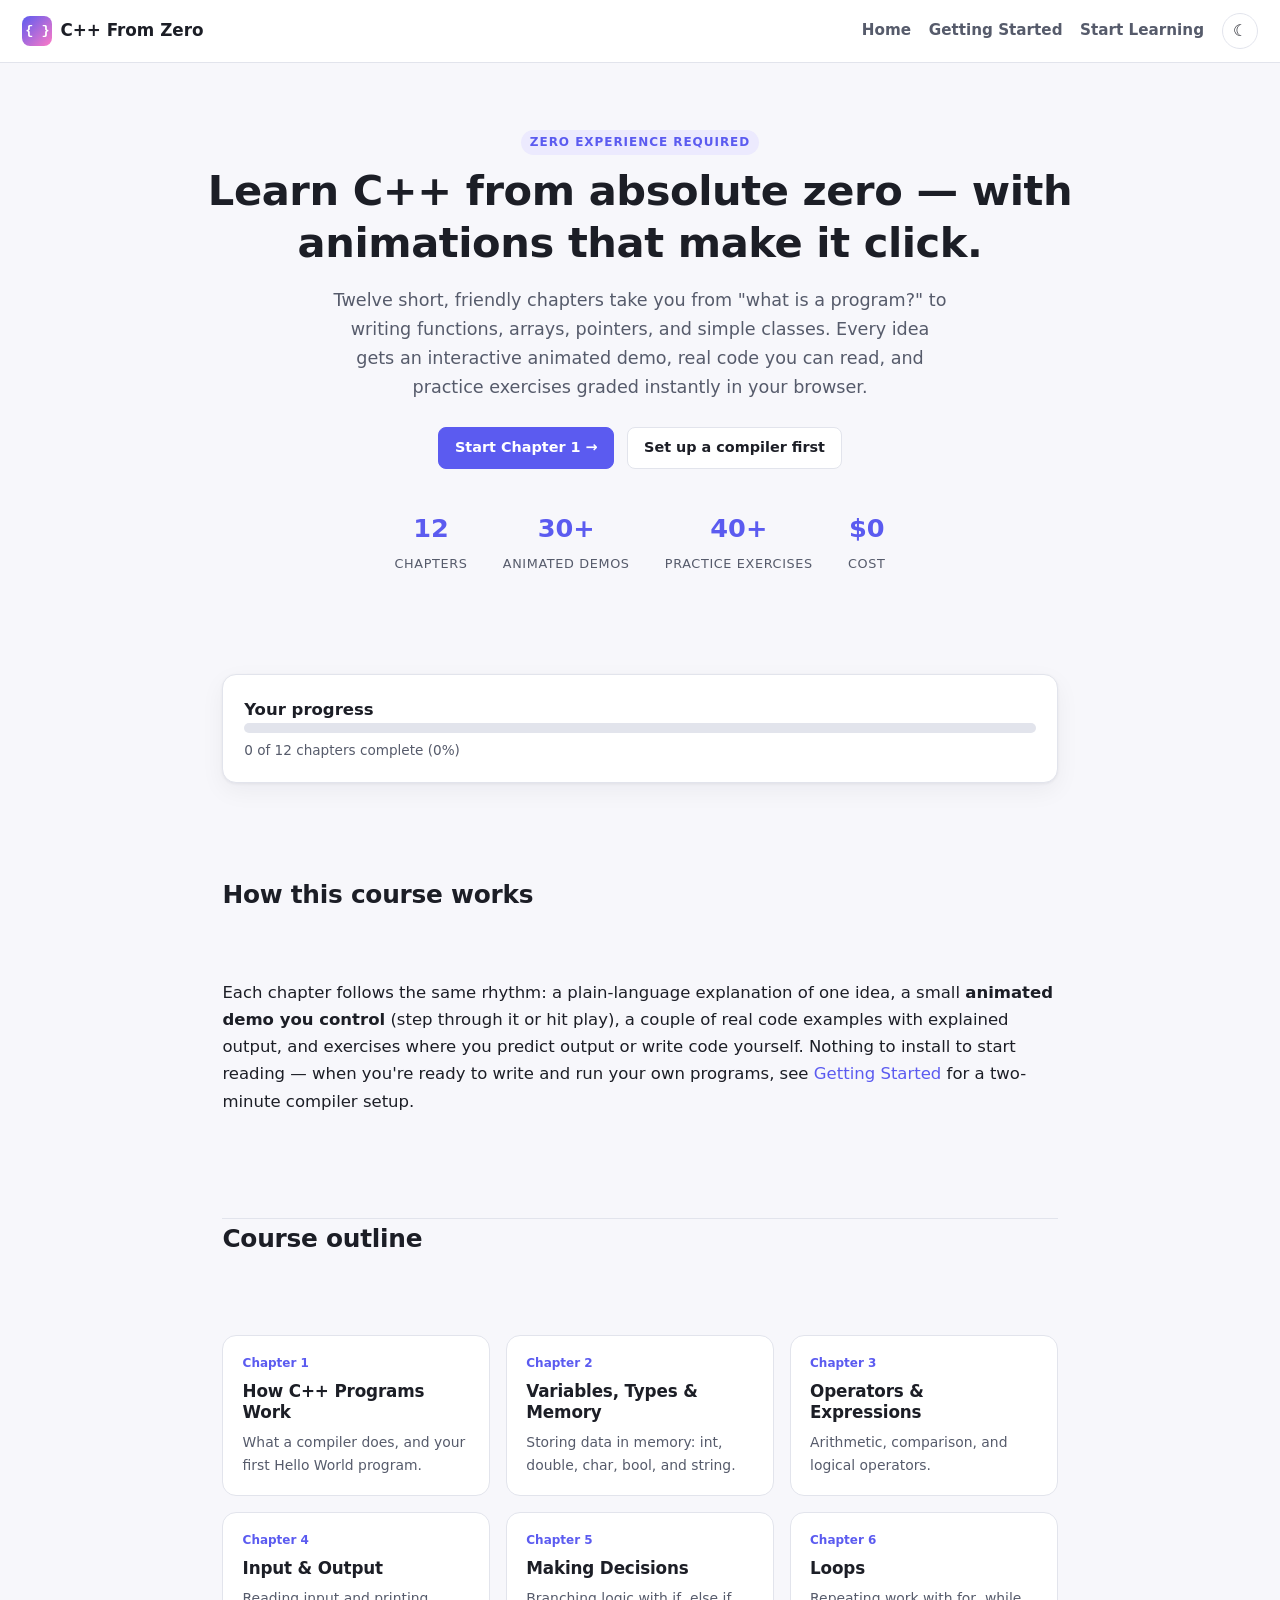
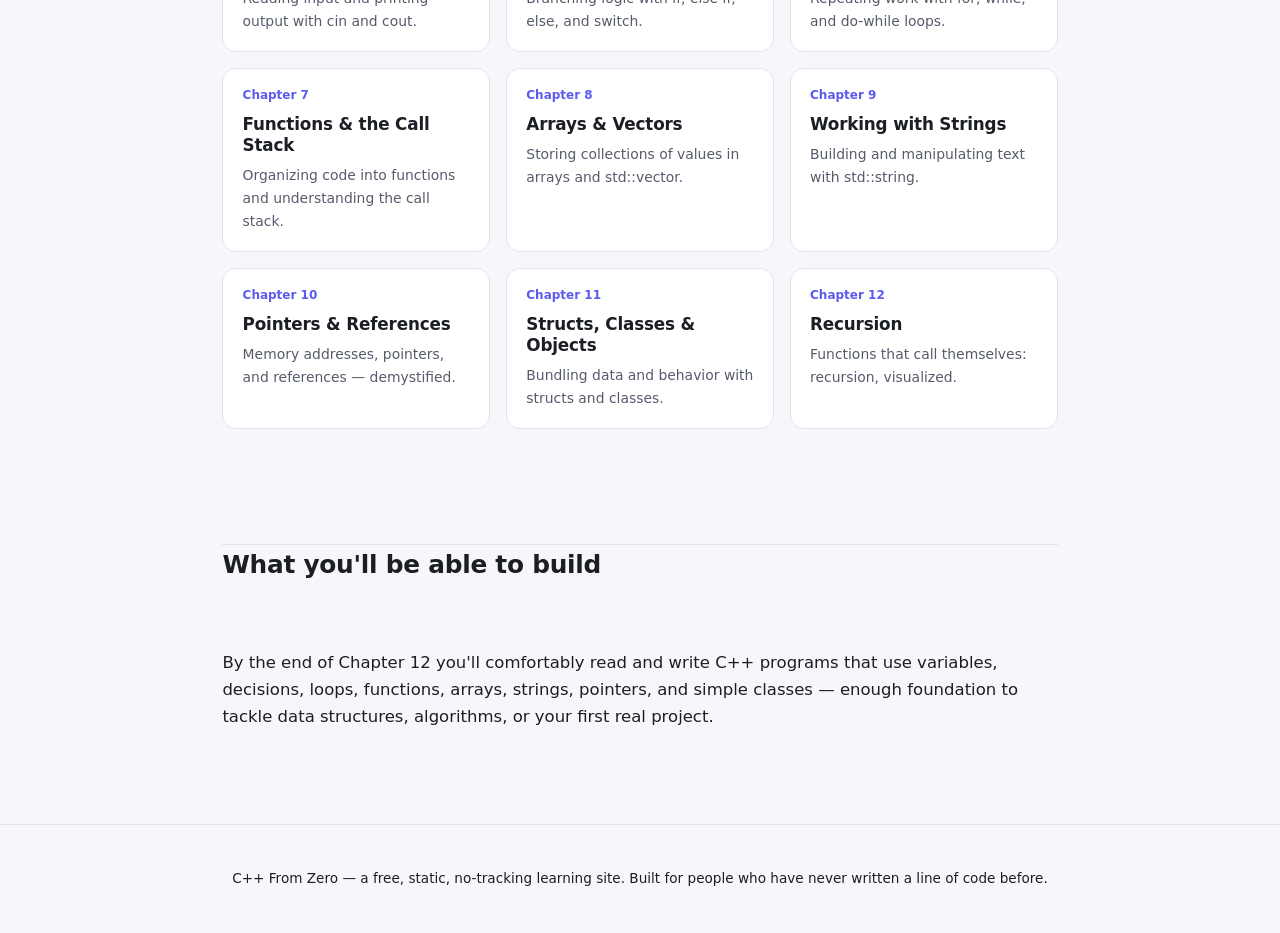
<file: index.html>
<!doctype html>
<html lang="en">
<head>
<meta charset="UTF-8">
<meta name="viewport" content="width=device-width, initial-scale=1.0">
<title>C++ From Zero — Learn C++ with Interactive Demos</title>
<meta name="description" content="A free, beginner-friendly course that teaches C++ from scratch with animated demos, worked examples, and hands-on practice in every chapter.">
<link rel="stylesheet" href="css/style.css">
<link rel="icon" href="data:,">
</head>
<body>
<a class="skip-link" href="#main">Skip to content</a>

<header class="site-header">
  <a class="brand" href="index.html"><span class="logo-mark">{ }</span> C++ From Zero</a>
  <nav>
    <a href="index.html">Home</a>
    <a href="getting-started.html">Getting Started</a>
    <a href="chapters/01-introduction.html">Start Learning</a>
    <button id="theme-toggle" class="theme-toggle" aria-label="Toggle theme">☾</button>
  </nav>
</header>

<section class="hero">
  <span class="eyebrow">Zero experience required</span>
  <h1>Learn C++ from absolute zero — with animations that make it click.</h1>
  <p class="lede">
    Twelve short, friendly chapters take you from "what is a program?" to writing
    functions, arrays, pointers, and simple classes. Every idea gets an interactive
    animated demo, real code you can read, and practice exercises graded instantly
    in your browser.
  </p>
  <div class="hero-actions">
    <a class="btn btn-primary" href="chapters/01-introduction.html">Start Chapter 1 →</a>
    <a class="btn" href="getting-started.html">Set up a compiler first</a>
  </div>
  <div class="hero-stats">
    <div><strong>12</strong><span>Chapters</span></div>
    <div><strong>30+</strong><span>Animated demos</span></div>
    <div><strong>40+</strong><span>Practice exercises</span></div>
    <div><strong>$0</strong><span>Cost</span></div>
  </div>
</section>

<main id="main" class="page-shell no-sidebar">
  <div class="progress-wrap card">
    <strong>Your progress</strong>
    <div class="progress-bar" data-progress-bar><span></span></div>
    <div class="progress-label" data-progress-label>0 of 12 chapters complete (0%)</div>
  </div>

  <h2>How this course works</h2>
  <p>
    Each chapter follows the same rhythm: a plain-language explanation of one idea,
    a small <strong>animated demo you control</strong> (step through it or hit play),
    a couple of real code examples with explained output, and exercises where you
    predict output or write code yourself. Nothing to install to start reading —
    when you're ready to write and run your own programs, see
    <a href="getting-started.html">Getting Started</a> for a two-minute compiler setup.
  </p>

  <h2>Course outline</h2>
  <div class="chapter-grid" id="chapter-grid"></div>

  <h2>What you'll be able to build</h2>
  <p>
    By the end of Chapter 12 you'll comfortably read and write C++ programs that use
    variables, decisions, loops, functions, arrays, strings, pointers, and simple
    classes — enough foundation to tackle data structures, algorithms, or your first
    real project.
  </p>
</main>

<footer class="site-footer">
  <p>C++ From Zero — a free, static, no-tracking learning site. Built for people who have never written a line of code before.</p>
</footer>

<script src="js/main.js"></script>
<script>
  (function () {
    var grid = document.getElementById("chapter-grid");
    var blurbs = {
      "01": "What a compiler does, and your first Hello World program.",
      "02": "Storing data in memory: int, double, char, bool, and string.",
      "03": "Arithmetic, comparison, and logical operators.",
      "04": "Reading input and printing output with cin and cout.",
      "05": "Branching logic with if, else if, else, and switch.",
      "06": "Repeating work with for, while, and do-while loops.",
      "07": "Organizing code into functions and understanding the call stack.",
      "08": "Storing collections of values in arrays and std::vector.",
      "09": "Building and manipulating text with std::string.",
      "10": "Memory addresses, pointers, and references — demystified.",
      "11": "Bundling data and behavior with structs and classes.",
      "12": "Functions that call themselves: recursion, visualized."
    };
    (window.CPP101_CHAPTERS || []).forEach(function (ch, i) {
      var a = document.createElement("a");
      a.className = "chapter-card";
      a.href = "chapters/" + ch.file;
      a.setAttribute("data-chapter-card", ch.id);
      a.innerHTML =
        '<div class="num">Chapter ' + (i + 1) + ' <span class="check"></span></div>' +
        "<h3>" + ch.title + "</h3>" +
        "<p>" + (blurbs[ch.id] || "") + "</p>";
      grid.appendChild(a);
    });
  })();
</script>
</body>
</html>
</file>
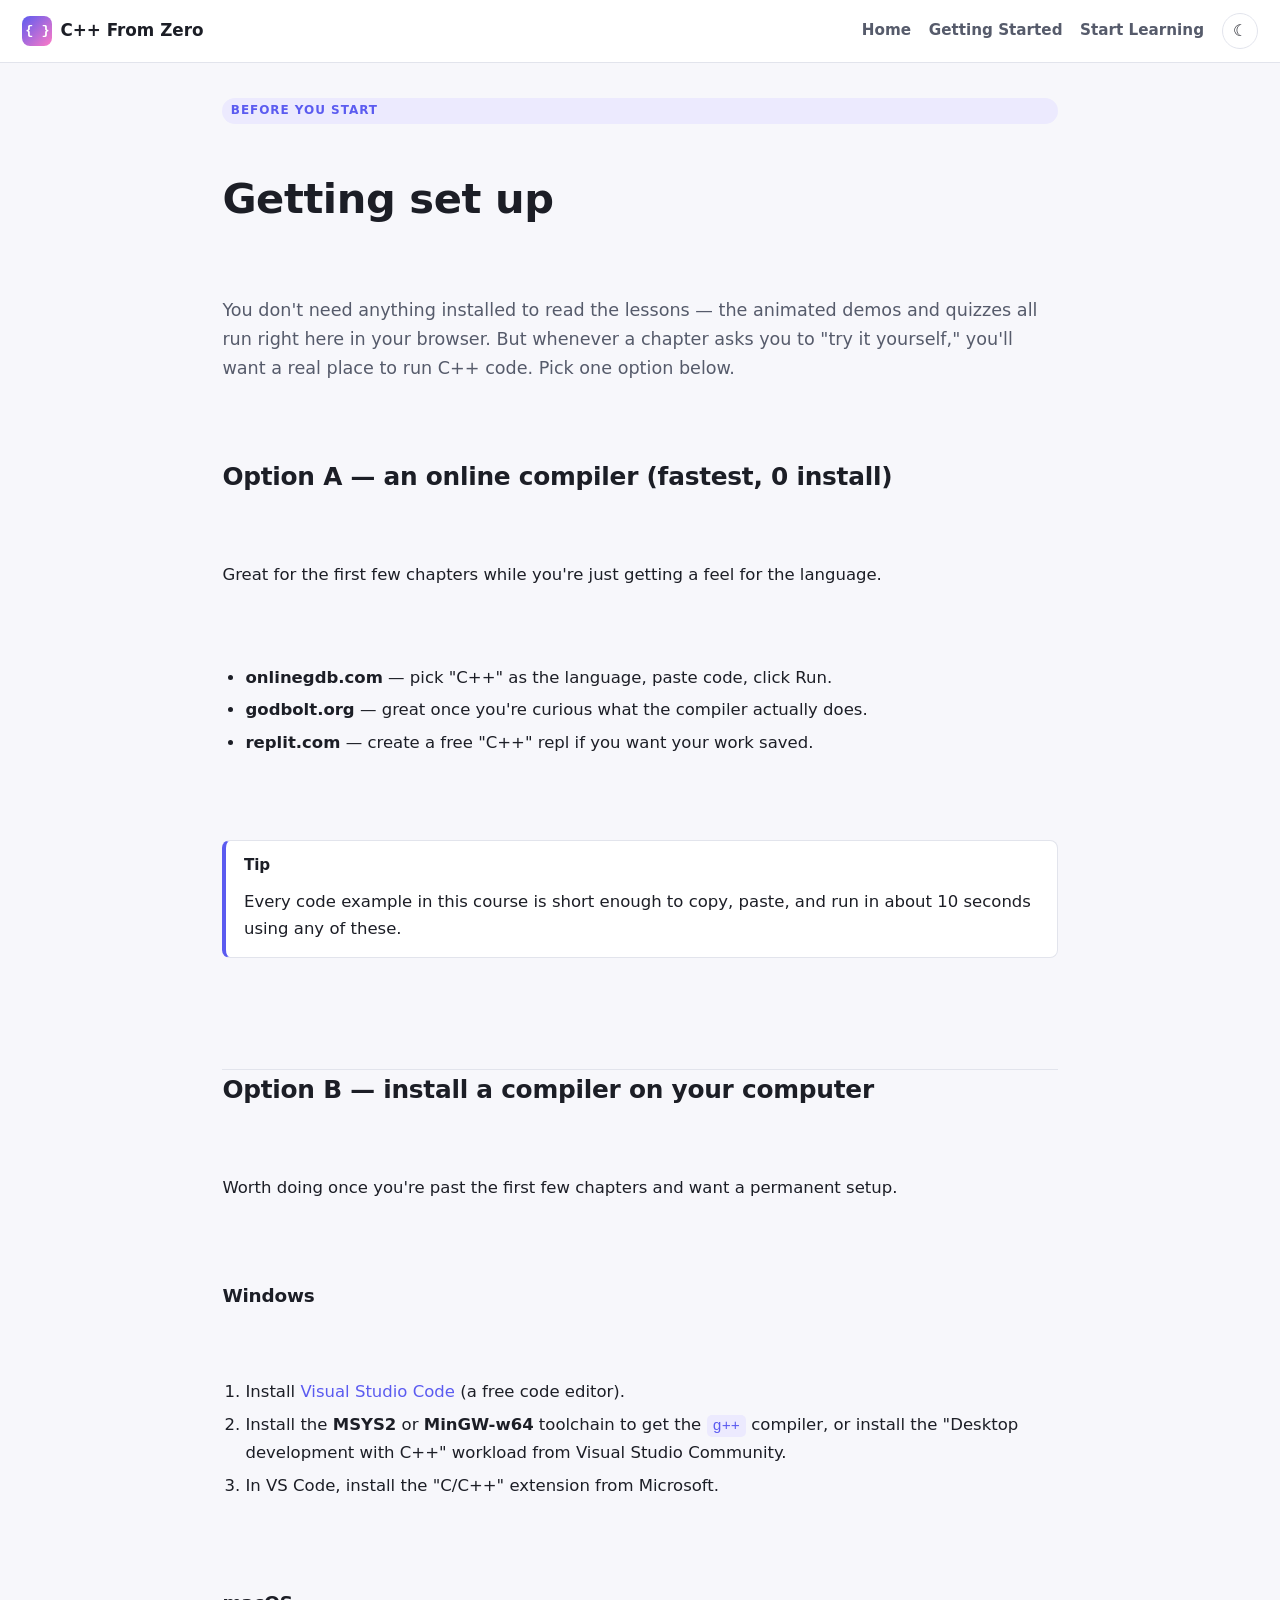
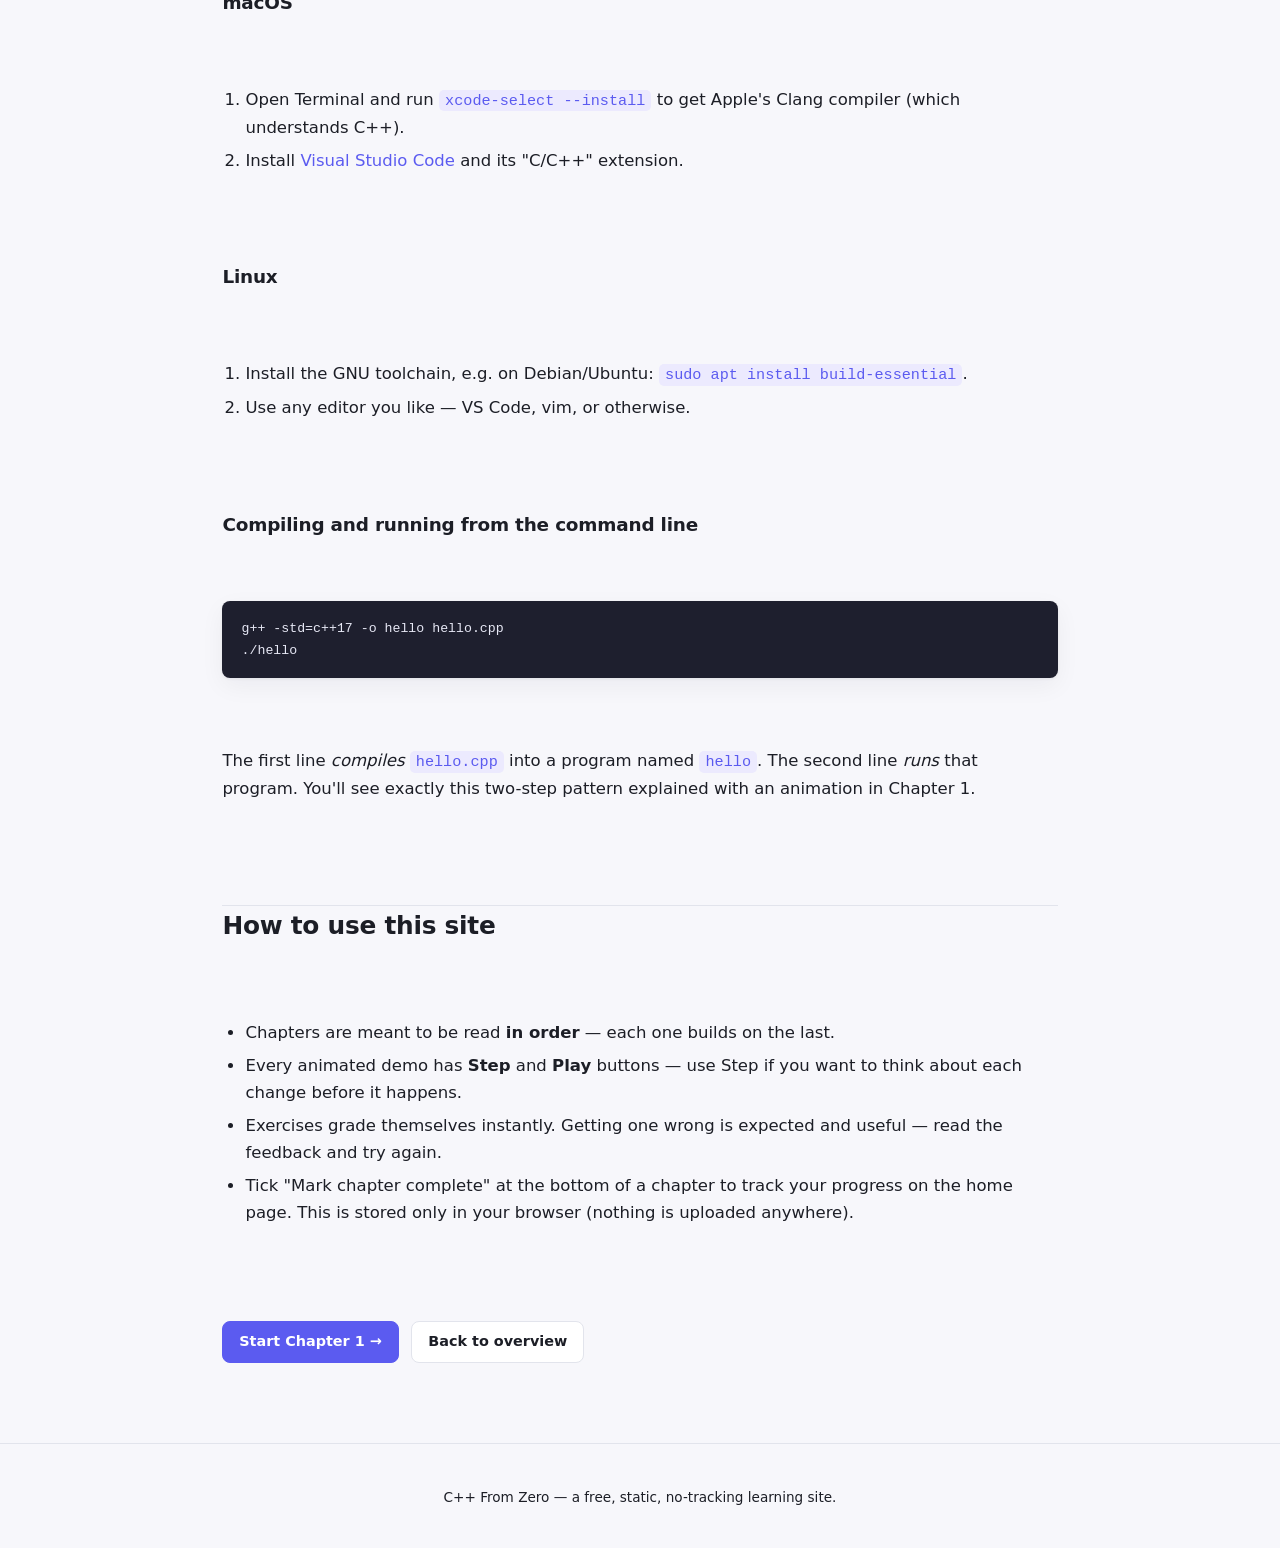
<file: getting-started.html>
<!doctype html>
<html lang="en">
<head>
<meta charset="UTF-8">
<meta name="viewport" content="width=device-width, initial-scale=1.0">
<title>Getting Started — C++ From Zero</title>
<meta name="description" content="Set up a C++ compiler in a couple of minutes, or use a free online compiler — then learn how this course site works.">
<link rel="stylesheet" href="css/style.css">
<link rel="icon" href="data:,">
</head>
<body>
<a class="skip-link" href="#main">Skip to content</a>

<header class="site-header">
  <a class="brand" href="index.html"><span class="logo-mark">{ }</span> C++ From Zero</a>
  <nav>
    <a href="index.html">Home</a>
    <a href="getting-started.html">Getting Started</a>
    <a href="chapters/01-introduction.html">Start Learning</a>
    <button id="theme-toggle" class="theme-toggle" aria-label="Toggle theme">☾</button>
  </nav>
</header>

<main id="main" class="page-shell no-sidebar">
  <span class="eyebrow">Before you start</span>
  <h1>Getting set up</h1>
  <p class="lede">You don't need anything installed to read the lessons — the animated
  demos and quizzes all run right here in your browser. But whenever a chapter asks
  you to "try it yourself," you'll want a real place to run C++ code. Pick one option below.</p>

  <h2>Option A — an online compiler (fastest, 0 install)</h2>
  <p>Great for the first few chapters while you're just getting a feel for the language.</p>
  <ul>
    <li><strong>onlinegdb.com</strong> — pick "C++" as the language, paste code, click Run.</li>
    <li><strong>godbolt.org</strong> — great once you're curious what the compiler actually does.</li>
    <li><strong>replit.com</strong> — create a free "C++" repl if you want your work saved.</li>
  </ul>
  <div class="callout tip">
    <h4>Tip</h4>
    <p>Every code example in this course is short enough to copy, paste, and run in about 10 seconds using any of these.</p>
  </div>

  <h2>Option B — install a compiler on your computer</h2>
  <p>Worth doing once you're past the first few chapters and want a permanent setup.</p>

  <h3>Windows</h3>
  <ol>
    <li>Install <a href="https://code.visualstudio.com/" target="_blank" rel="noopener">Visual Studio Code</a> (a free code editor).</li>
    <li>Install the <strong>MSYS2</strong> or <strong>MinGW-w64</strong> toolchain to get the <code>g++</code> compiler, or install the "Desktop development with C++" workload from Visual Studio Community.</li>
    <li>In VS Code, install the "C/C++" extension from Microsoft.</li>
  </ol>

  <h3>macOS</h3>
  <ol>
    <li>Open Terminal and run <code>xcode-select --install</code> to get Apple's Clang compiler (which understands C++).</li>
    <li>Install <a href="https://code.visualstudio.com/" target="_blank" rel="noopener">Visual Studio Code</a> and its "C/C++" extension.</li>
  </ol>

  <h3>Linux</h3>
  <ol>
    <li>Install the GNU toolchain, e.g. on Debian/Ubuntu: <code>sudo apt install build-essential</code>.</li>
    <li>Use any editor you like — VS Code, vim, or otherwise.</li>
  </ol>

  <h3>Compiling and running from the command line</h3>
  <pre class="code-block"><code>g++ -std=c++17 -o hello hello.cpp
./hello</code></pre>
  <p>The first line <em>compiles</em> <code>hello.cpp</code> into a program named <code>hello</code>.
  The second line <em>runs</em> that program. You'll see exactly this two-step pattern explained
  with an animation in Chapter 1.</p>

  <h2>How to use this site</h2>
  <ul>
    <li>Chapters are meant to be read <strong>in order</strong> — each one builds on the last.</li>
    <li>Every animated demo has <strong>Step</strong> and <strong>Play</strong> buttons — use Step if you want to think about each change before it happens.</li>
    <li>Exercises grade themselves instantly. Getting one wrong is expected and useful — read the feedback and try again.</li>
    <li>Tick "Mark chapter complete" at the bottom of a chapter to track your progress on the home page. This is stored only in your browser (nothing is uploaded anywhere).</li>
  </ul>

  <div class="hero-actions" style="justify-content:flex-start; margin-top:2rem;">
    <a class="btn btn-primary" href="chapters/01-introduction.html">Start Chapter 1 →</a>
    <a class="btn" href="index.html">Back to overview</a>
  </div>
</main>

<footer class="site-footer">
  <p>C++ From Zero — a free, static, no-tracking learning site.</p>
</footer>

<script src="js/main.js"></script>
</body>
</html>
</file>
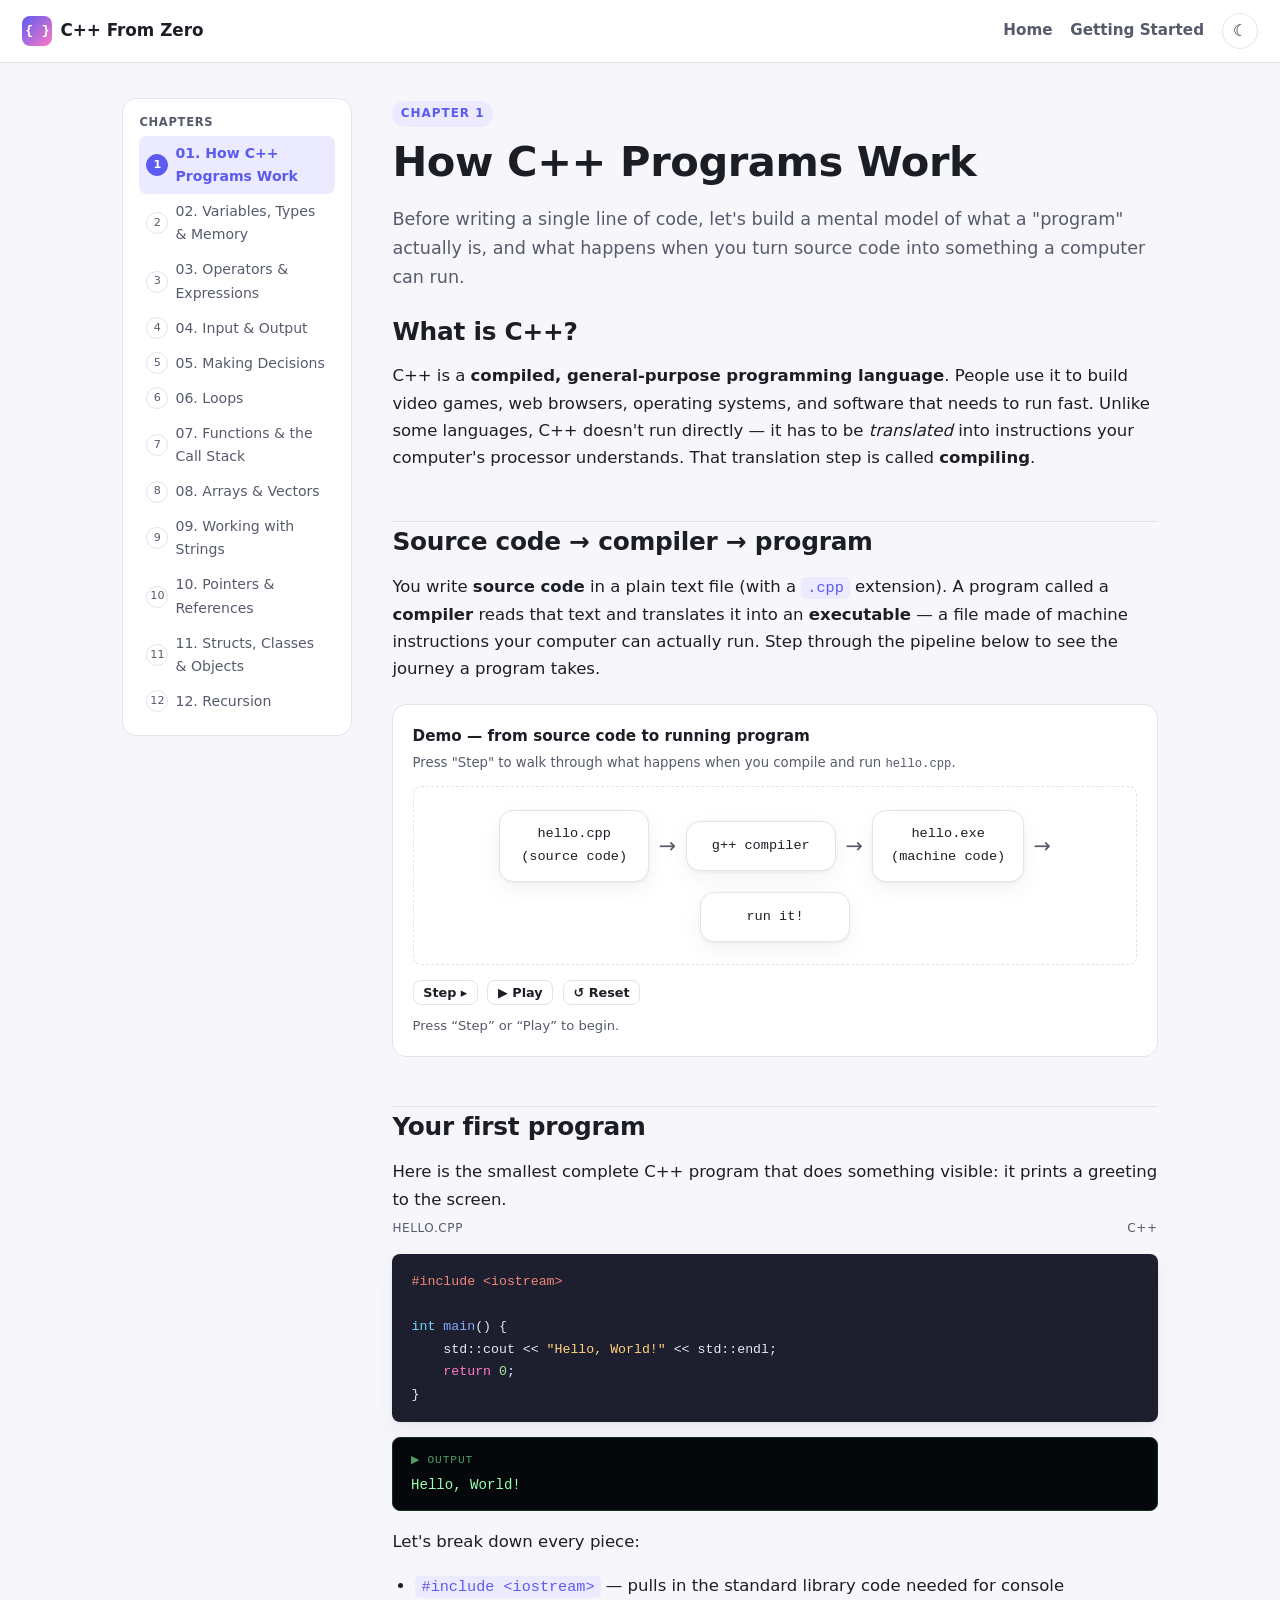
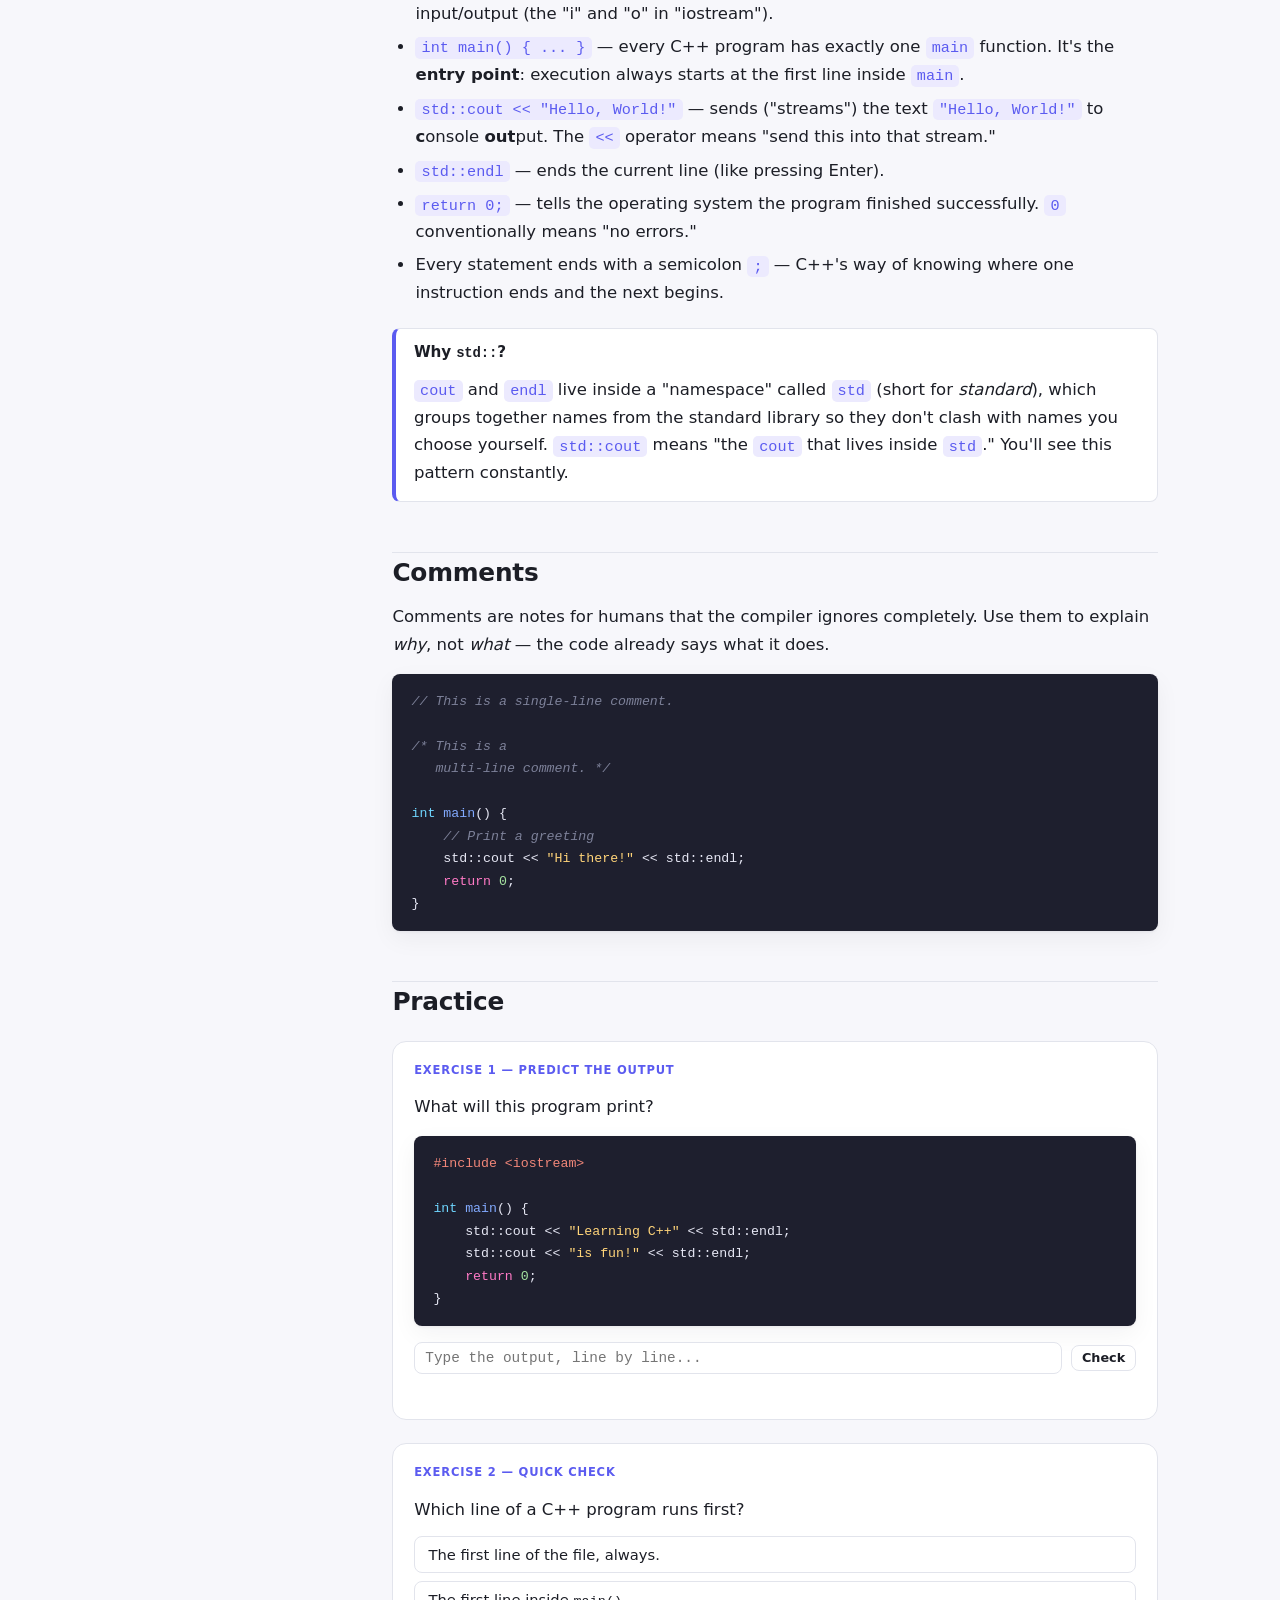
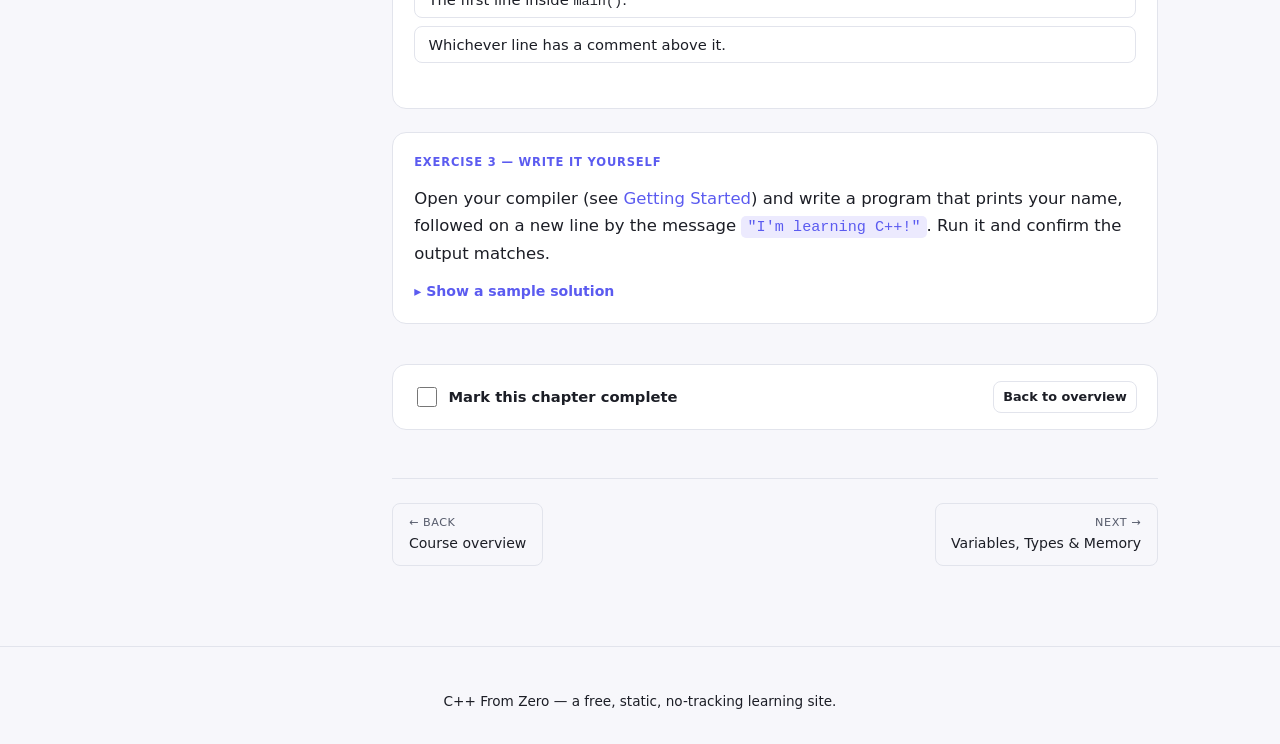
<file: chapters/01-introduction.html>
<!doctype html>
<html lang="en">
<head>
<meta charset="UTF-8">
<meta name="viewport" content="width=device-width, initial-scale=1.0">
<title>1. How C++ Programs Work — C++ From Zero</title>
<link rel="stylesheet" href="../css/style.css">
<link rel="icon" href="data:,">
</head>
<body>
<a class="skip-link" href="#main">Skip to content</a>

<header class="site-header">
  <a class="brand" href="../index.html"><span class="logo-mark">{ }</span> C++ From Zero</a>
  <nav>
    <a href="../index.html">Home</a>
    <a href="../getting-started.html">Getting Started</a>
    <button id="theme-toggle" class="theme-toggle" aria-label="Toggle theme">☾</button>
  </nav>
</header>

<div class="page-shell">
  <aside class="chapter-nav" data-chapter-nav><h4>Chapters</h4></aside>

  <main class="content" id="main">
    <span class="eyebrow">Chapter 1</span>
    <h1>How C++ Programs Work</h1>
    <p class="lede">Before writing a single line of code, let's build a mental model of what a "program" actually is, and what happens when you turn source code into something a computer can run.</p>

    <h2>What is C++?</h2>
    <p>C++ is a <strong>compiled, general-purpose programming language</strong>. People use it to build video games, web browsers, operating systems, and software that needs to run fast. Unlike some languages, C++ doesn't run directly — it has to be <em>translated</em> into instructions your computer's processor understands. That translation step is called <strong>compiling</strong>.</p>

    <h2>Source code → compiler → program</h2>
    <p>You write <strong>source code</strong> in a plain text file (with a <code>.cpp</code> extension). A program called a <strong>compiler</strong> reads that text and translates it into an <strong>executable</strong> — a file made of machine instructions your computer can actually run. Step through the pipeline below to see the journey a program takes.</p>

    <div class="demo">
      <div class="demo-title">Demo — from source code to running program</div>
      <div class="demo-sub">Press "Step" to walk through what happens when you compile and run <code>hello.cpp</code>.</div>
      <div class="demo-stage" id="pipeline-stage"></div>
      <div class="demo-controls" id="pipeline-controls">
        <button class="btn btn-sm" data-role="next">Step ▸</button>
        <button class="btn btn-sm" data-role="play">▶ Play</button>
        <button class="btn btn-sm" data-role="reset">↺ Reset</button>
      </div>
      <div class="demo-log" id="pipeline-log"></div>
    </div>

    <h2>Your first program</h2>
    <p>Here is the smallest complete C++ program that does something visible: it prints a greeting to the screen.</p>
    <div class="code-caption"><span>hello.cpp</span><span>C++</span></div>
    <pre class="code-block"><code>#include &lt;iostream&gt;

int main() {
    std::cout &lt;&lt; "Hello, World!" &lt;&lt; std::endl;
    return 0;
}</code></pre>
    <div class="output-block">Hello, World!</div>

    <p>Let's break down every piece:</p>
    <ul>
      <li><code>#include &lt;iostream&gt;</code> — pulls in the standard library code needed for console input/output (the "i" and "o" in "iostream").</li>
      <li><code>int main() { ... }</code> — every C++ program has exactly one <code>main</code> function. It's the <strong>entry point</strong>: execution always starts at the first line inside <code>main</code>.</li>
      <li><code>std::cout &lt;&lt; "Hello, World!"</code> — sends ("streams") the text <code>"Hello, World!"</code> to <strong>c</strong>onsole <strong>out</strong>put. The <code>&lt;&lt;</code> operator means "send this into that stream."</li>
      <li><code>std::endl</code> — ends the current line (like pressing Enter).</li>
      <li><code>return 0;</code> — tells the operating system the program finished successfully. <code>0</code> conventionally means "no errors."</li>
      <li>Every statement ends with a semicolon <code>;</code> — C++'s way of knowing where one instruction ends and the next begins.</li>
    </ul>

    <div class="callout tip">
      <h4>Why <code>std::</code>?</h4>
      <p><code>cout</code> and <code>endl</code> live inside a "namespace" called <code>std</code> (short for <em>standard</em>), which groups together names from the standard library so they don't clash with names you choose yourself. <code>std::cout</code> means "the <code>cout</code> that lives inside <code>std</code>." You'll see this pattern constantly.</p>
    </div>

    <h2>Comments</h2>
    <p>Comments are notes for humans that the compiler ignores completely. Use them to explain <em>why</em>, not <em>what</em> — the code already says what it does.</p>
    <pre class="code-block"><code>// This is a single-line comment.

/* This is a
   multi-line comment. */

int main() {
    // Print a greeting
    std::cout &lt;&lt; "Hi there!" &lt;&lt; std::endl;
    return 0;
}</code></pre>

    <h2>Practice</h2>

    <div class="exercise">
      <span class="ex-label">Exercise 1 — Predict the output</span>
      <p>What will this program print?</p>
      <pre class="code-block"><code>#include &lt;iostream&gt;

int main() {
    std::cout &lt;&lt; "Learning C++" &lt;&lt; std::endl;
    std::cout &lt;&lt; "is fun!" &lt;&lt; std::endl;
    return 0;
}</code></pre>
      <div class="quiz predict-output" data-answer="Learning C++
is fun!">
        <div class="quiz-row">
          <input type="text" placeholder="Type the output, line by line...">
          <button class="btn btn-sm check-btn">Check</button>
        </div>
        <div class="quiz-feedback"></div>
      </div>
    </div>

    <div class="exercise">
      <span class="ex-label">Exercise 2 — Quick check</span>
      <p>Which line of a C++ program runs first?</p>
      <div class="quiz mcq" data-correct="1">
        <div class="mcq-options">
          <button data-choice="0">The first line of the file, always.</button>
          <button data-choice="1">The first line inside <code>main()</code>.</button>
          <button data-choice="2">Whichever line has a comment above it.</button>
        </div>
        <div class="quiz-feedback"></div>
      </div>
    </div>

    <div class="exercise">
      <span class="ex-label">Exercise 3 — Write it yourself</span>
      <p>Open your compiler (see <a href="../getting-started.html">Getting Started</a>) and write a program that prints your name, followed on a new line by the message <code>"I'm learning C++!"</code>. Run it and confirm the output matches.</p>
      <details class="solution">
        <summary>Show a sample solution</summary>
        <pre class="code-block"><code>#include &lt;iostream&gt;

int main() {
    std::cout &lt;&lt; "Ada Lovelace" &lt;&lt; std::endl;
    std::cout &lt;&lt; "I'm learning C++!" &lt;&lt; std::endl;
    return 0;
}</code></pre>
      </details>
    </div>

    <div class="complete-bar">
      <label><input type="checkbox" id="mark-complete" data-chapter-id="01"> Mark this chapter complete</label>
      <a class="btn btn-sm" href="../index.html">Back to overview</a>
    </div>

    <div class="chapter-footnav">
      <a class="prev" href="../index.html"><span class="dir">← Back</span>Course overview</a>
      <a class="next" href="02-variables-and-types.html"><span class="dir">Next →</span>Variables, Types &amp; Memory</a>
    </div>
  </main>
</div>

<footer class="site-footer"><p>C++ From Zero — a free, static, no-tracking learning site.</p></footer>

<script src="../js/main.js"></script>
<script src="../js/highlight.js"></script>
<script src="../js/quiz.js"></script>
<script src="../js/animations.js"></script>
<script>
(function () {
  var stage = document.getElementById("pipeline-stage");
  var log = document.getElementById("pipeline-log");
  var controls = document.getElementById("pipeline-controls");

  function box(text, cls) {
    var d = document.createElement("div");
    d.className = "card";
    d.style.padding = "0.8rem 1.1rem";
    d.style.fontFamily = "'Cascadia Code', monospace";
    d.style.fontSize = "0.85rem";
    d.style.textAlign = "center";
    d.style.minWidth = "150px";
    d.style.transition = "all .3s ease";
    d.textContent = text;
    if (cls) d.classList.add(cls);
    return d;
  }

  function render() {
    stage.innerHTML = "";
    var row = document.createElement("div");
    row.style.display = "flex";
    row.style.alignItems = "center";
    row.style.gap = "0.6rem";
    row.style.flexWrap = "wrap";
    row.style.justifyContent = "center";

    ["hello.cpp\n(source code)", "→", "g++ compiler", "→", "hello.exe\n(machine code)", "→", "run it!"].forEach(function (t, i) {
      if (t === "→") {
        var arrow = document.createElement("div");
        arrow.textContent = "→";
        arrow.style.fontSize = "1.3rem";
        arrow.style.color = "var(--text-dim)";
        row.appendChild(arrow);
      } else {
        var b = box(t);
        b.setAttribute("data-stage-box", i);
        b.style.whiteSpace = "pre";
        row.appendChild(b);
      }
    });
    stage.appendChild(row);

    var out = document.createElement("div");
    out.id = "pipeline-output";
    out.className = "output-block";
    out.style.display = "none";
    out.style.marginTop = "1rem";
    out.style.width = "100%";
    out.textContent = "Hello, World!";
    stage.appendChild(out);
  }

  render();

  CPP101.stepper({
    root: controls,
    log: log,
    reset: function () { render(); },
    steps: [
      { label: "You write hello.cpp in a text editor.", run: function () { highlightBox(0); } },
      { label: "g++ reads and translates your source code.", run: function () { highlightBox(2); } },
      { label: "The compiler produces an executable file.", run: function () { highlightBox(4); } },
      { label: "The operating system runs the executable.", run: function () { highlightBox(6); showOutput(); } }
    ]
  });

  function highlightBox(i) {
    var b = stage.querySelector('[data-stage-box="' + i + '"]');
    if (!b) return;
    b.style.borderColor = "var(--accent)";
    b.style.background = "var(--accent-dim)";
    b.style.color = "var(--accent)";
    b.style.transform = "scale(1.06)";
  }
  function showOutput() {
    document.getElementById("pipeline-output").style.display = "block";
  }
})();
</script>
</body>
</html>
</file>
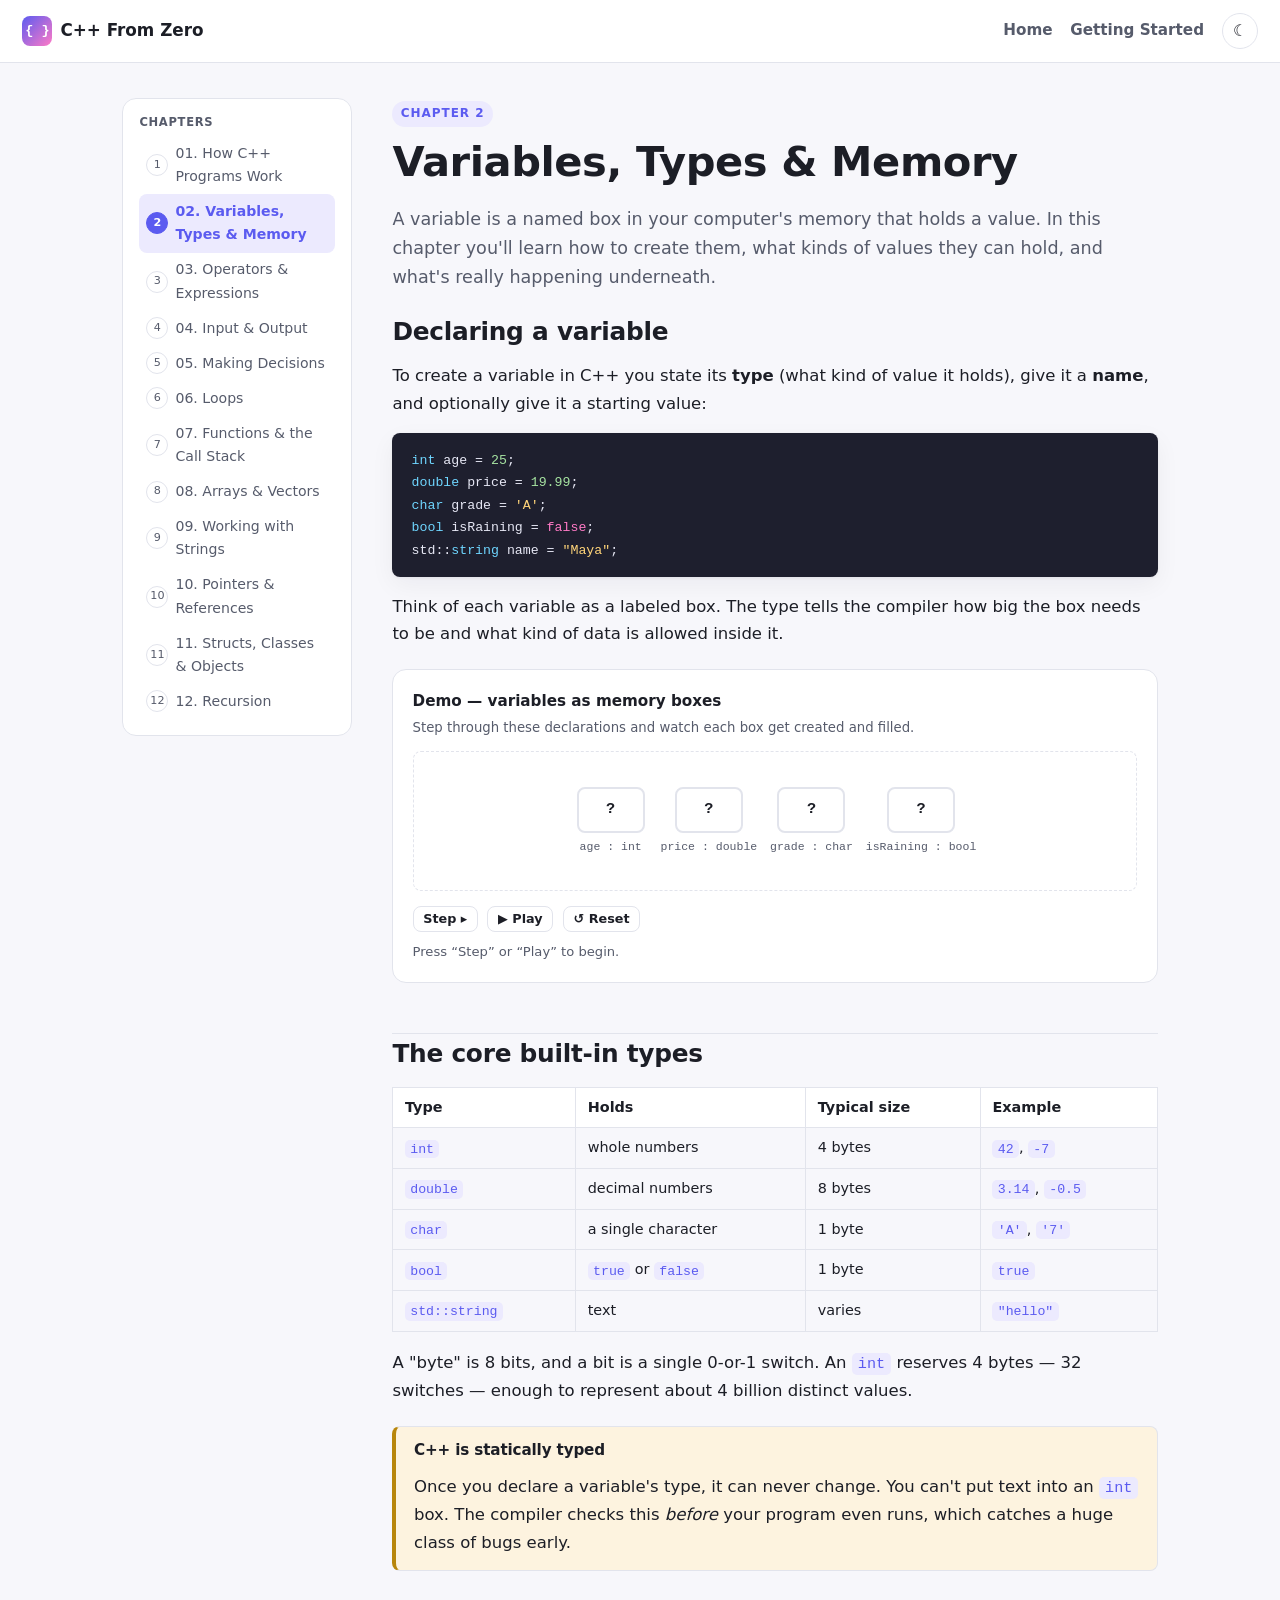
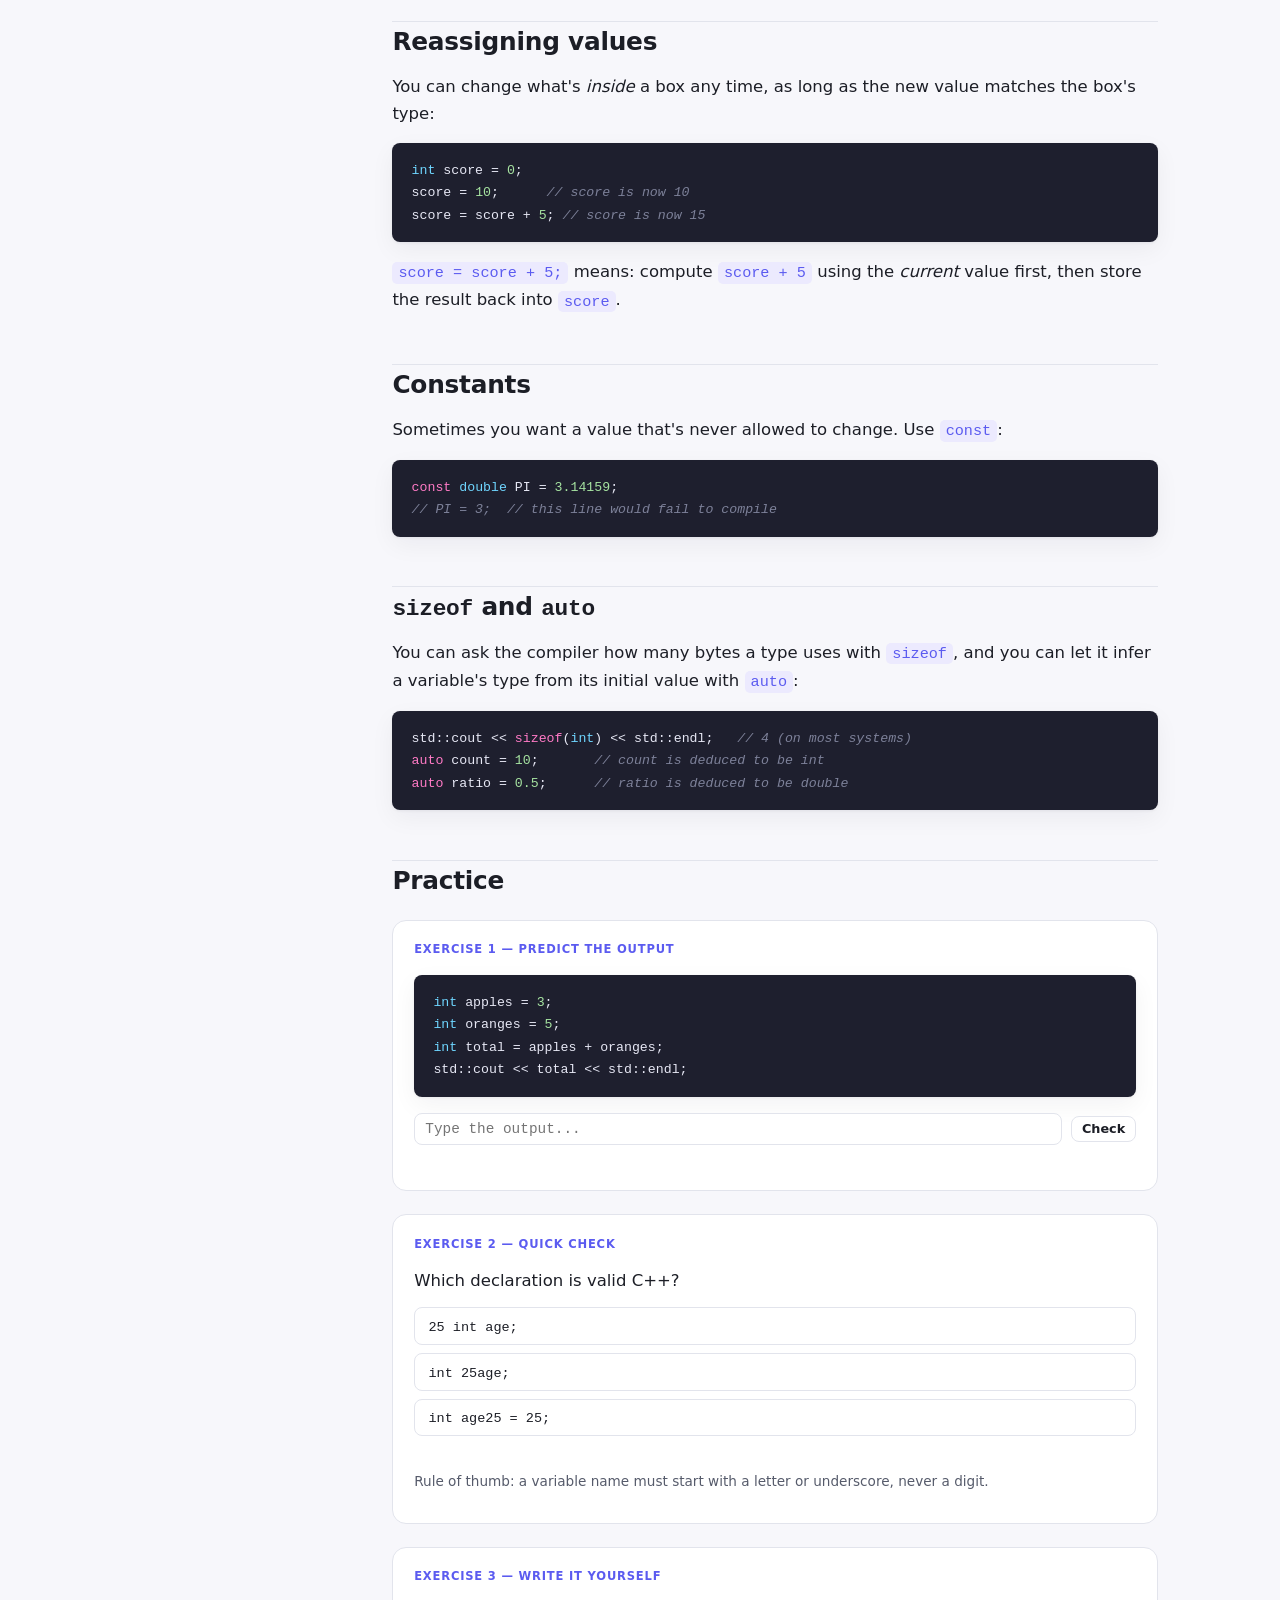
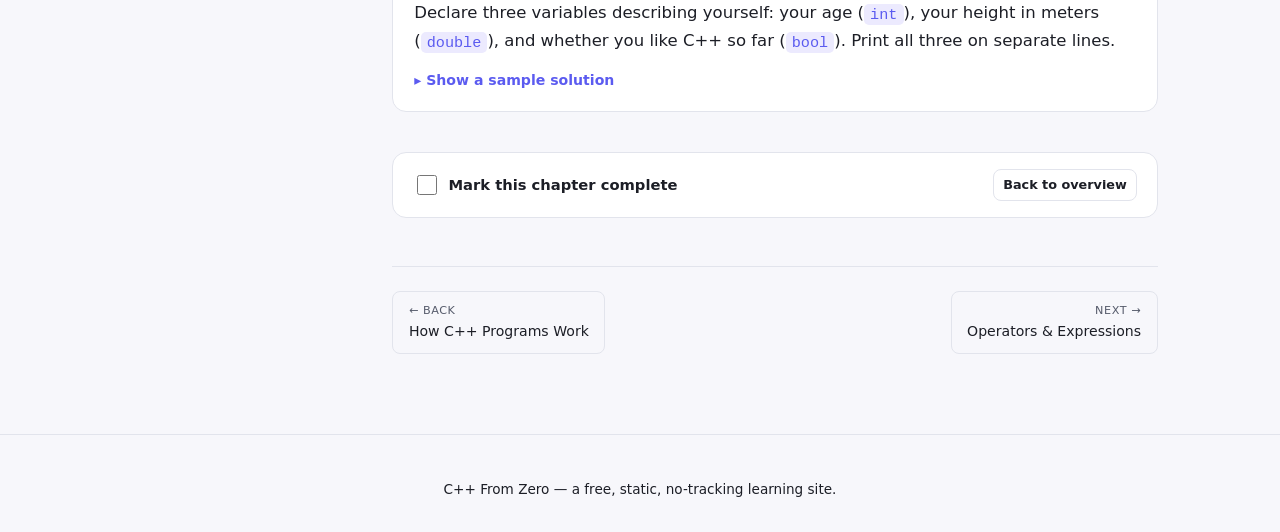
<file: chapters/02-variables-and-types.html>
<!doctype html>
<html lang="en">
<head>
<meta charset="UTF-8">
<meta name="viewport" content="width=device-width, initial-scale=1.0">
<title>2. Variables, Types &amp; Memory — C++ From Zero</title>
<link rel="stylesheet" href="../css/style.css">
<link rel="icon" href="data:,">
</head>
<body>
<a class="skip-link" href="#main">Skip to content</a>

<header class="site-header">
  <a class="brand" href="../index.html"><span class="logo-mark">{ }</span> C++ From Zero</a>
  <nav>
    <a href="../index.html">Home</a>
    <a href="../getting-started.html">Getting Started</a>
    <button id="theme-toggle" class="theme-toggle" aria-label="Toggle theme">☾</button>
  </nav>
</header>

<div class="page-shell">
  <aside class="chapter-nav" data-chapter-nav><h4>Chapters</h4></aside>

  <main class="content" id="main">
    <span class="eyebrow">Chapter 2</span>
    <h1>Variables, Types &amp; Memory</h1>
    <p class="lede">A variable is a named box in your computer's memory that holds a value. In this chapter you'll learn how to create them, what kinds of values they can hold, and what's really happening underneath.</p>

    <h2>Declaring a variable</h2>
    <p>To create a variable in C++ you state its <strong>type</strong> (what kind of value it holds), give it a <strong>name</strong>, and optionally give it a starting value:</p>
    <pre class="code-block"><code>int age = 25;
double price = 19.99;
char grade = 'A';
bool isRaining = false;
std::string name = "Maya";</code></pre>
    <p>Think of each variable as a labeled box. The type tells the compiler how big the box needs to be and what kind of data is allowed inside it.</p>

    <div class="demo">
      <div class="demo-title">Demo — variables as memory boxes</div>
      <div class="demo-sub">Step through these declarations and watch each box get created and filled.</div>
      <div class="demo-stage" id="mem-stage"></div>
      <div class="demo-controls" id="mem-controls">
        <button class="btn btn-sm" data-role="next">Step ▸</button>
        <button class="btn btn-sm" data-role="play">▶ Play</button>
        <button class="btn btn-sm" data-role="reset">↺ Reset</button>
      </div>
      <div class="demo-log" id="mem-log"></div>
    </div>

    <h2>The core built-in types</h2>
    <table>
      <thead><tr><th>Type</th><th>Holds</th><th>Typical size</th><th>Example</th></tr></thead>
      <tbody>
        <tr><td><code>int</code></td><td>whole numbers</td><td>4 bytes</td><td><code>42</code>, <code>-7</code></td></tr>
        <tr><td><code>double</code></td><td>decimal numbers</td><td>8 bytes</td><td><code>3.14</code>, <code>-0.5</code></td></tr>
        <tr><td><code>char</code></td><td>a single character</td><td>1 byte</td><td><code>'A'</code>, <code>'7'</code></td></tr>
        <tr><td><code>bool</code></td><td><code>true</code> or <code>false</code></td><td>1 byte</td><td><code>true</code></td></tr>
        <tr><td><code>std::string</code></td><td>text</td><td>varies</td><td><code>"hello"</code></td></tr>
      </tbody>
    </table>
    <p>A "byte" is 8 bits, and a bit is a single 0-or-1 switch. An <code>int</code> reserves 4 bytes — 32 switches — enough to represent about 4 billion distinct values.</p>

    <div class="callout warn">
      <h4>C++ is statically typed</h4>
      <p>Once you declare a variable's type, it can never change. You can't put text into an <code>int</code> box. The compiler checks this <em>before</em> your program even runs, which catches a huge class of bugs early.</p>
    </div>

    <h2>Reassigning values</h2>
    <p>You can change what's <em>inside</em> a box any time, as long as the new value matches the box's type:</p>
    <pre class="code-block"><code>int score = 0;
score = 10;      // score is now 10
score = score + 5; // score is now 15</code></pre>
    <p><code>score = score + 5;</code> means: compute <code>score + 5</code> using the <em>current</em> value first, then store the result back into <code>score</code>.</p>

    <h2>Constants</h2>
    <p>Sometimes you want a value that's never allowed to change. Use <code>const</code>:</p>
    <pre class="code-block"><code>const double PI = 3.14159;
// PI = 3;  // this line would fail to compile</code></pre>

    <h2><code>sizeof</code> and <code>auto</code></h2>
    <p>You can ask the compiler how many bytes a type uses with <code>sizeof</code>, and you can let it infer a variable's type from its initial value with <code>auto</code>:</p>
    <pre class="code-block"><code>std::cout &lt;&lt; sizeof(int) &lt;&lt; std::endl;   // 4 (on most systems)
auto count = 10;       // count is deduced to be int
auto ratio = 0.5;      // ratio is deduced to be double</code></pre>

    <h2>Practice</h2>

    <div class="exercise">
      <span class="ex-label">Exercise 1 — Predict the output</span>
      <pre class="code-block"><code>int apples = 3;
int oranges = 5;
int total = apples + oranges;
std::cout &lt;&lt; total &lt;&lt; std::endl;</code></pre>
      <div class="quiz predict-output" data-answer="8">
        <div class="quiz-row">
          <input type="text" placeholder="Type the output...">
          <button class="btn btn-sm check-btn">Check</button>
        </div>
        <div class="quiz-feedback"></div>
      </div>
    </div>

    <div class="exercise">
      <span class="ex-label">Exercise 2 — Quick check</span>
      <p>Which declaration is valid C++?</p>
      <div class="quiz mcq" data-correct="2">
        <div class="mcq-options">
          <button data-choice="0"><code>25 int age;</code></button>
          <button data-choice="1"><code>int 25age;</code></button>
          <button data-choice="2"><code>int age25 = 25;</code></button>
        </div>
        <div class="quiz-feedback"></div>
      </div>
      <p style="font-size:0.85rem;color:var(--text-dim);margin-top:0.6em;">Rule of thumb: a variable name must start with a letter or underscore, never a digit.</p>
    </div>

    <div class="exercise">
      <span class="ex-label">Exercise 3 — Write it yourself</span>
      <p>Declare three variables describing yourself: your age (<code>int</code>), your height in meters (<code>double</code>), and whether you like C++ so far (<code>bool</code>). Print all three on separate lines.</p>
      <details class="solution">
        <summary>Show a sample solution</summary>
        <pre class="code-block"><code>int age = 30;
double heightMeters = 1.75;
bool likesCpp = true;

std::cout &lt;&lt; age &lt;&lt; std::endl;
std::cout &lt;&lt; heightMeters &lt;&lt; std::endl;
std::cout &lt;&lt; likesCpp &lt;&lt; std::endl;  // prints 1 for true, 0 for false</code></pre>
      </details>
    </div>

    <div class="complete-bar">
      <label><input type="checkbox" id="mark-complete" data-chapter-id="02"> Mark this chapter complete</label>
      <a class="btn btn-sm" href="../index.html">Back to overview</a>
    </div>

    <div class="chapter-footnav">
      <a class="prev" href="01-introduction.html"><span class="dir">← Back</span>How C++ Programs Work</a>
      <a class="next" href="03-operators.html"><span class="dir">Next →</span>Operators &amp; Expressions</a>
    </div>
  </main>
</div>

<footer class="site-footer"><p>C++ From Zero — a free, static, no-tracking learning site.</p></footer>

<script src="../js/main.js"></script>
<script src="../js/highlight.js"></script>
<script src="../js/quiz.js"></script>
<script src="../js/animations.js"></script>
<script>
(function () {
  var stage = document.getElementById("mem-stage");
  var log = document.getElementById("mem-log");
  var controls = document.getElementById("mem-controls");
  stage.id = "mem-stage";

  var varsDef = [
    { id: "age", name: "age", type: "int", value: "" },
    { id: "price", name: "price", type: "double", value: "" },
    { id: "grade", name: "grade", type: "char", value: "" },
    { id: "isRaining", name: "isRaining", type: "bool", value: "" }
  ];
  var map;

  function render() { map = CPP101.renderBoxes(stage, varsDef); }
  render();

  CPP101.stepper({
    root: controls,
    log: log,
    reset: render,
    steps: [
      { label: "int age = 25;  → reserve 4 bytes, store 25.", run: function () { CPP101.setBoxValue(map, "age", 25); } },
      { label: "double price = 19.99;  → reserve 8 bytes, store 19.99.", run: function () { CPP101.setBoxValue(map, "price", 19.99); } },
      { label: "char grade = 'A';  → reserve 1 byte, store 'A'.", run: function () { CPP101.setBoxValue(map, "grade", "'A'"); } },
      { label: "bool isRaining = false;  → reserve 1 byte, store false.", run: function () { CPP101.setBoxValue(map, "isRaining", "false"); } },
      { label: "age = 26;  → the box is reused, old value overwritten.", run: function () { CPP101.setBoxValue(map, "age", 26); } }
    ]
  });
})();
</script>
</body>
</html>
</file>
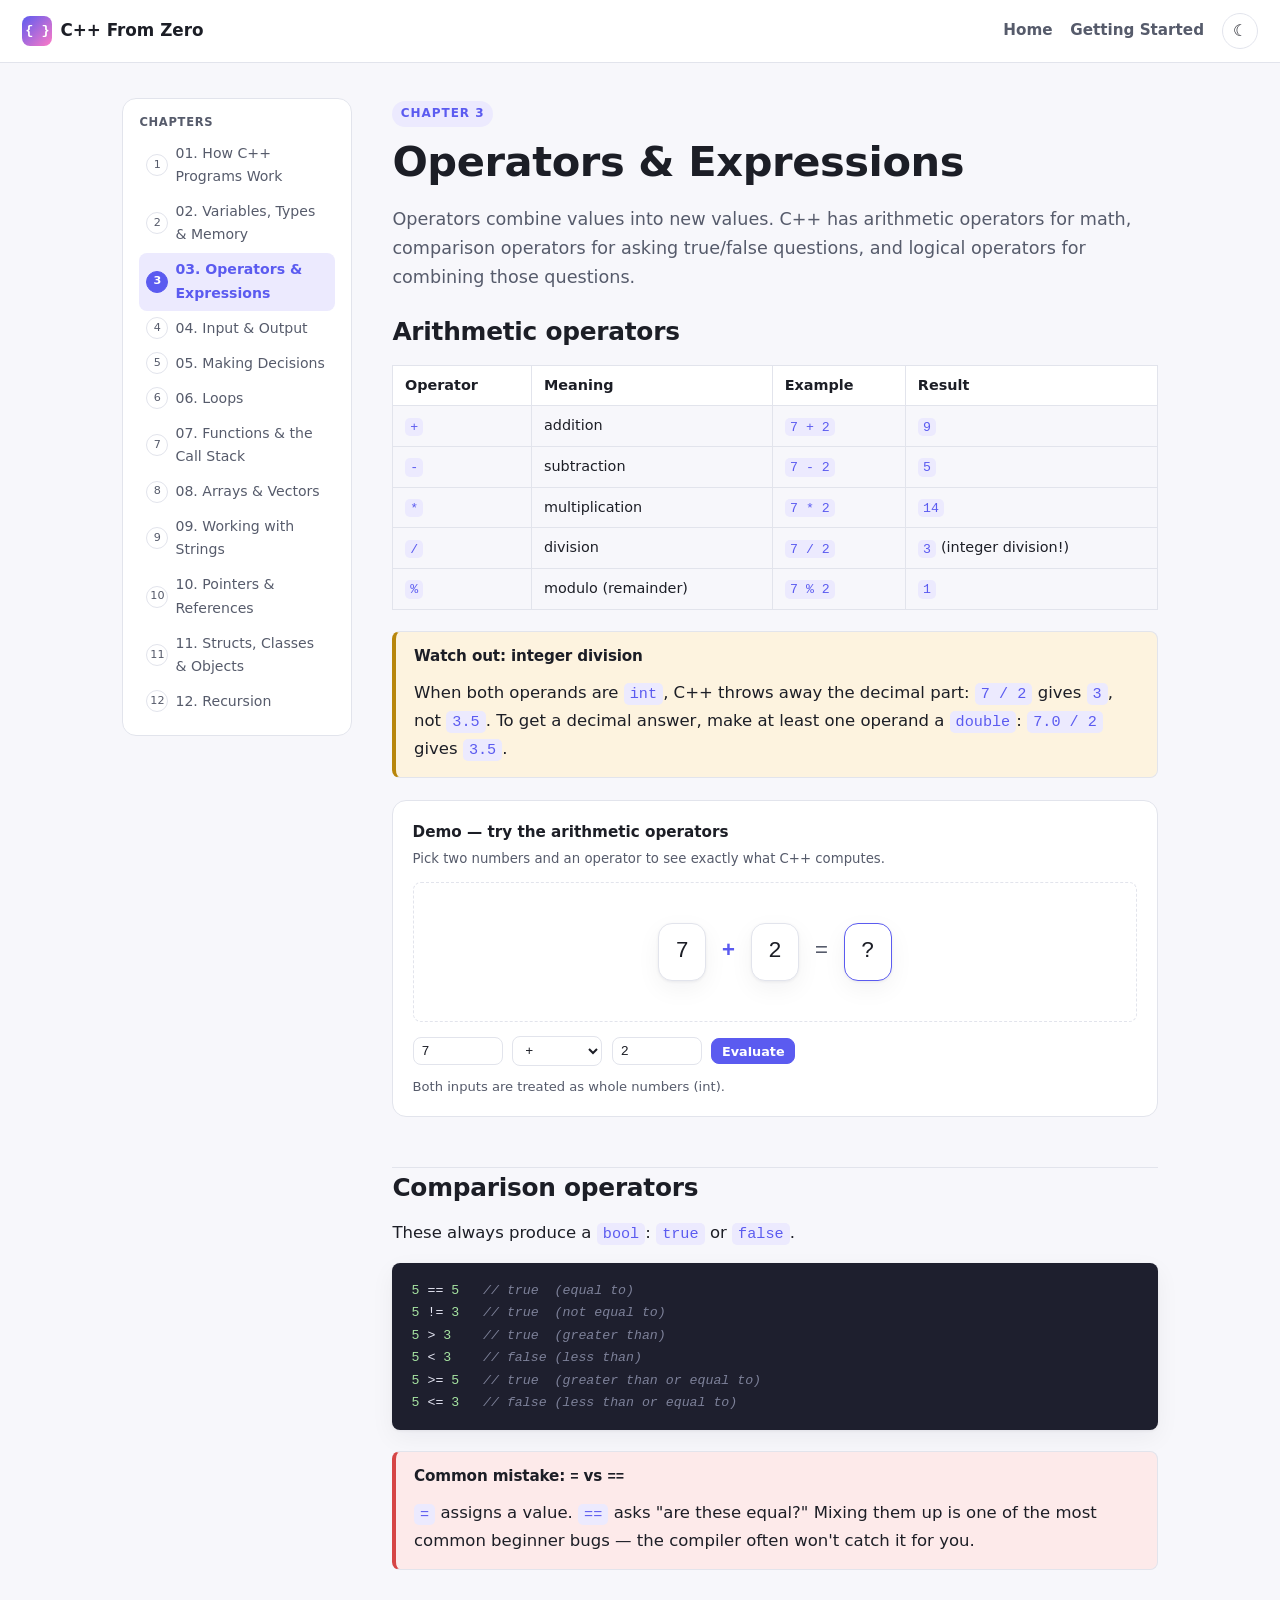
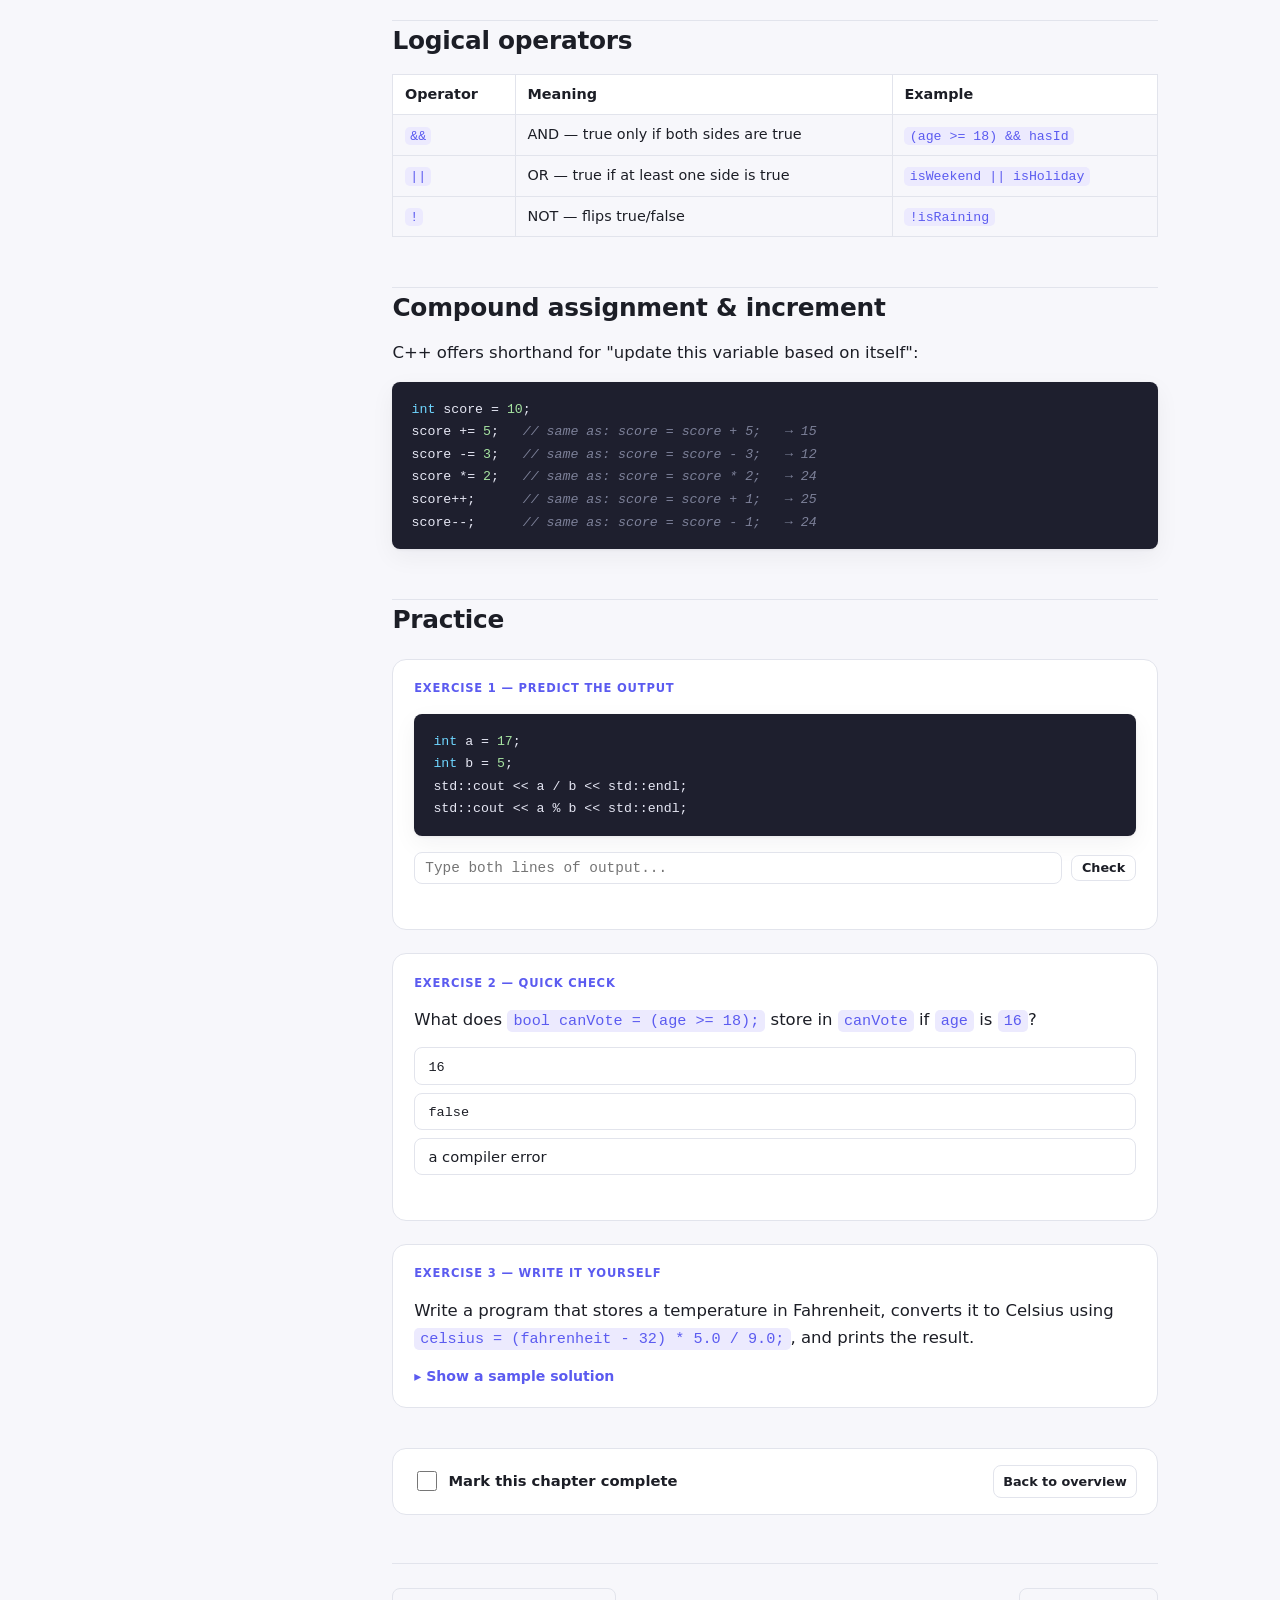
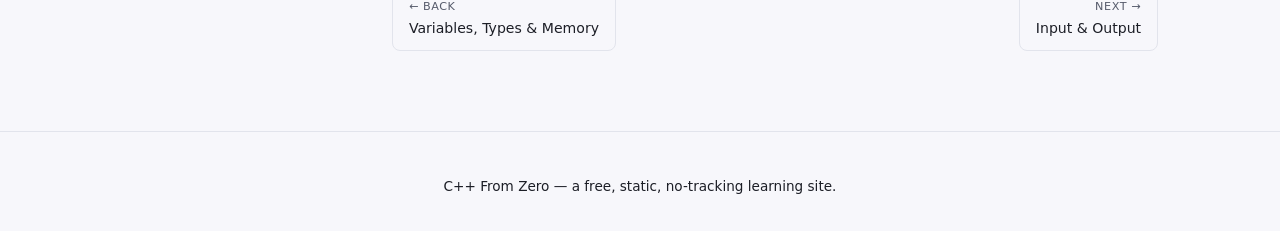
<file: chapters/03-operators.html>
<!doctype html>
<html lang="en">
<head>
<meta charset="UTF-8">
<meta name="viewport" content="width=device-width, initial-scale=1.0">
<title>3. Operators &amp; Expressions — C++ From Zero</title>
<link rel="stylesheet" href="../css/style.css">
<link rel="icon" href="data:,">
</head>
<body>
<a class="skip-link" href="#main">Skip to content</a>

<header class="site-header">
  <a class="brand" href="../index.html"><span class="logo-mark">{ }</span> C++ From Zero</a>
  <nav>
    <a href="../index.html">Home</a>
    <a href="../getting-started.html">Getting Started</a>
    <button id="theme-toggle" class="theme-toggle" aria-label="Toggle theme">☾</button>
  </nav>
</header>

<div class="page-shell">
  <aside class="chapter-nav" data-chapter-nav><h4>Chapters</h4></aside>

  <main class="content" id="main">
    <span class="eyebrow">Chapter 3</span>
    <h1>Operators &amp; Expressions</h1>
    <p class="lede">Operators combine values into new values. C++ has arithmetic operators for math, comparison operators for asking true/false questions, and logical operators for combining those questions.</p>

    <h2>Arithmetic operators</h2>
    <table>
      <thead><tr><th>Operator</th><th>Meaning</th><th>Example</th><th>Result</th></tr></thead>
      <tbody>
        <tr><td><code>+</code></td><td>addition</td><td><code>7 + 2</code></td><td><code>9</code></td></tr>
        <tr><td><code>-</code></td><td>subtraction</td><td><code>7 - 2</code></td><td><code>5</code></td></tr>
        <tr><td><code>*</code></td><td>multiplication</td><td><code>7 * 2</code></td><td><code>14</code></td></tr>
        <tr><td><code>/</code></td><td>division</td><td><code>7 / 2</code></td><td><code>3</code> (integer division!)</td></tr>
        <tr><td><code>%</code></td><td>modulo (remainder)</td><td><code>7 % 2</code></td><td><code>1</code></td></tr>
      </tbody>
    </table>

    <div class="callout warn">
      <h4>Watch out: integer division</h4>
      <p>When both operands are <code>int</code>, C++ throws away the decimal part: <code>7 / 2</code> gives <code>3</code>, not <code>3.5</code>. To get a decimal answer, make at least one operand a <code>double</code>: <code>7.0 / 2</code> gives <code>3.5</code>.</p>
    </div>

    <div class="demo">
      <div class="demo-title">Demo — try the arithmetic operators</div>
      <div class="demo-sub">Pick two numbers and an operator to see exactly what C++ computes.</div>
      <div class="demo-stage" id="calc-stage"></div>
      <div class="demo-controls">
        <input type="number" id="calc-a" value="7">
        <select id="calc-op">
          <option value="+">+</option>
          <option value="-">-</option>
          <option value="*">*</option>
          <option value="/">/</option>
          <option value="%">%</option>
        </select>
        <input type="number" id="calc-b" value="2">
        <button class="btn btn-sm btn-primary" id="calc-run">Evaluate</button>
      </div>
      <div class="demo-log" id="calc-log">Both inputs are treated as whole numbers (int).</div>
    </div>

    <h2>Comparison operators</h2>
    <p>These always produce a <code>bool</code>: <code>true</code> or <code>false</code>.</p>
    <pre class="code-block"><code>5 == 5   // true  (equal to)
5 != 3   // true  (not equal to)
5 &gt; 3    // true  (greater than)
5 &lt; 3    // false (less than)
5 &gt;= 5   // true  (greater than or equal to)
5 &lt;= 3   // false (less than or equal to)</code></pre>
    <div class="callout pitfall">
      <h4>Common mistake: <code>=</code> vs <code>==</code></h4>
      <p><code>=</code> assigns a value. <code>==</code> asks "are these equal?" Mixing them up is one of the most common beginner bugs — the compiler often won't catch it for you.</p>
    </div>

    <h2>Logical operators</h2>
    <table>
      <thead><tr><th>Operator</th><th>Meaning</th><th>Example</th></tr></thead>
      <tbody>
        <tr><td><code>&amp;&amp;</code></td><td>AND — true only if both sides are true</td><td><code>(age &gt;= 18) &amp;&amp; hasId</code></td></tr>
        <tr><td><code>||</code></td><td>OR — true if at least one side is true</td><td><code>isWeekend || isHoliday</code></td></tr>
        <tr><td><code>!</code></td><td>NOT — flips true/false</td><td><code>!isRaining</code></td></tr>
      </tbody>
    </table>

    <h2>Compound assignment &amp; increment</h2>
    <p>C++ offers shorthand for "update this variable based on itself":</p>
    <pre class="code-block"><code>int score = 10;
score += 5;   // same as: score = score + 5;   → 15
score -= 3;   // same as: score = score - 3;   → 12
score *= 2;   // same as: score = score * 2;   → 24
score++;      // same as: score = score + 1;   → 25
score--;      // same as: score = score - 1;   → 24</code></pre>

    <h2>Practice</h2>

    <div class="exercise">
      <span class="ex-label">Exercise 1 — Predict the output</span>
      <pre class="code-block"><code>int a = 17;
int b = 5;
std::cout &lt;&lt; a / b &lt;&lt; std::endl;
std::cout &lt;&lt; a % b &lt;&lt; std::endl;</code></pre>
      <div class="quiz predict-output" data-answer="3
2">
        <div class="quiz-row">
          <input type="text" placeholder="Type both lines of output...">
          <button class="btn btn-sm check-btn">Check</button>
        </div>
        <div class="quiz-feedback"></div>
      </div>
    </div>

    <div class="exercise">
      <span class="ex-label">Exercise 2 — Quick check</span>
      <p>What does <code>bool canVote = (age &gt;= 18);</code> store in <code>canVote</code> if <code>age</code> is <code>16</code>?</p>
      <div class="quiz mcq" data-correct="1">
        <div class="mcq-options">
          <button data-choice="0"><code>16</code></button>
          <button data-choice="1"><code>false</code></button>
          <button data-choice="2">a compiler error</button>
        </div>
        <div class="quiz-feedback"></div>
      </div>
    </div>

    <div class="exercise">
      <span class="ex-label">Exercise 3 — Write it yourself</span>
      <p>Write a program that stores a temperature in Fahrenheit, converts it to Celsius using <code>celsius = (fahrenheit - 32) * 5.0 / 9.0;</code>, and prints the result.</p>
      <details class="solution">
        <summary>Show a sample solution</summary>
        <pre class="code-block"><code>double fahrenheit = 98.6;
double celsius = (fahrenheit - 32) * 5.0 / 9.0;
std::cout &lt;&lt; celsius &lt;&lt; std::endl;  // 37</code></pre>
      </details>
    </div>

    <div class="complete-bar">
      <label><input type="checkbox" id="mark-complete" data-chapter-id="03"> Mark this chapter complete</label>
      <a class="btn btn-sm" href="../index.html">Back to overview</a>
    </div>

    <div class="chapter-footnav">
      <a class="prev" href="02-variables-and-types.html"><span class="dir">← Back</span>Variables, Types &amp; Memory</a>
      <a class="next" href="04-input-output.html"><span class="dir">Next →</span>Input &amp; Output</a>
    </div>
  </main>
</div>

<footer class="site-footer"><p>C++ From Zero — a free, static, no-tracking learning site.</p></footer>

<script src="../js/main.js"></script>
<script src="../js/highlight.js"></script>
<script src="../js/quiz.js"></script>
<script src="../js/animations.js"></script>
<script>
(function () {
  var stage = document.getElementById("calc-stage");
  var log = document.getElementById("calc-log");

  function renderBase() {
    stage.innerHTML =
      '<div style="display:flex;align-items:center;gap:1rem;font-family:\'Cascadia Code\',monospace;font-size:1.4rem;">' +
      '<span id="calc-va" class="card" style="padding:0.6rem 1rem;">7</span>' +
      '<span id="calc-vop" style="color:var(--accent);font-weight:800;">+</span>' +
      '<span id="calc-vb" class="card" style="padding:0.6rem 1rem;">2</span>' +
      '<span style="color:var(--text-dim);">=</span>' +
      '<span id="calc-vr" class="card" style="padding:0.6rem 1rem;border-color:var(--accent);">?</span>' +
      "</div>";
  }
  renderBase();

  document.getElementById("calc-run").addEventListener("click", function () {
    var a = parseInt(document.getElementById("calc-a").value, 10) || 0;
    var b = parseInt(document.getElementById("calc-b").value, 10) || 0;
    var op = document.getElementById("calc-op").value;
    var result;
    var warning = "";

    switch (op) {
      case "+": result = a + b; break;
      case "-": result = a - b; break;
      case "*": result = a * b; break;
      case "/":
        if (b === 0) { result = "undefined"; warning = " Dividing by zero crashes a real C++ program — avoid it!"; }
        else { result = Math.trunc(a / b); if (a / b !== result) warning = " Note: integer division dropped the decimal part."; }
        break;
      case "%":
        if (b === 0) { result = "undefined"; warning = " Modulo by zero is also undefined."; }
        else { result = a % b; }
        break;
    }

    renderBase();
    document.getElementById("calc-va").textContent = a;
    document.getElementById("calc-vop").textContent = op;
    document.getElementById("calc-vb").textContent = b;
    var rEl = document.getElementById("calc-vr");
    rEl.textContent = result;
    rEl.style.background = "var(--accent-dim)";
    rEl.style.color = "var(--accent)";

    log.textContent = "In C++: " + a + " " + op + " " + b + " == " + result + ", with both operands as int." + warning;
  });
})();
</script>
</body>
</html>
</file>
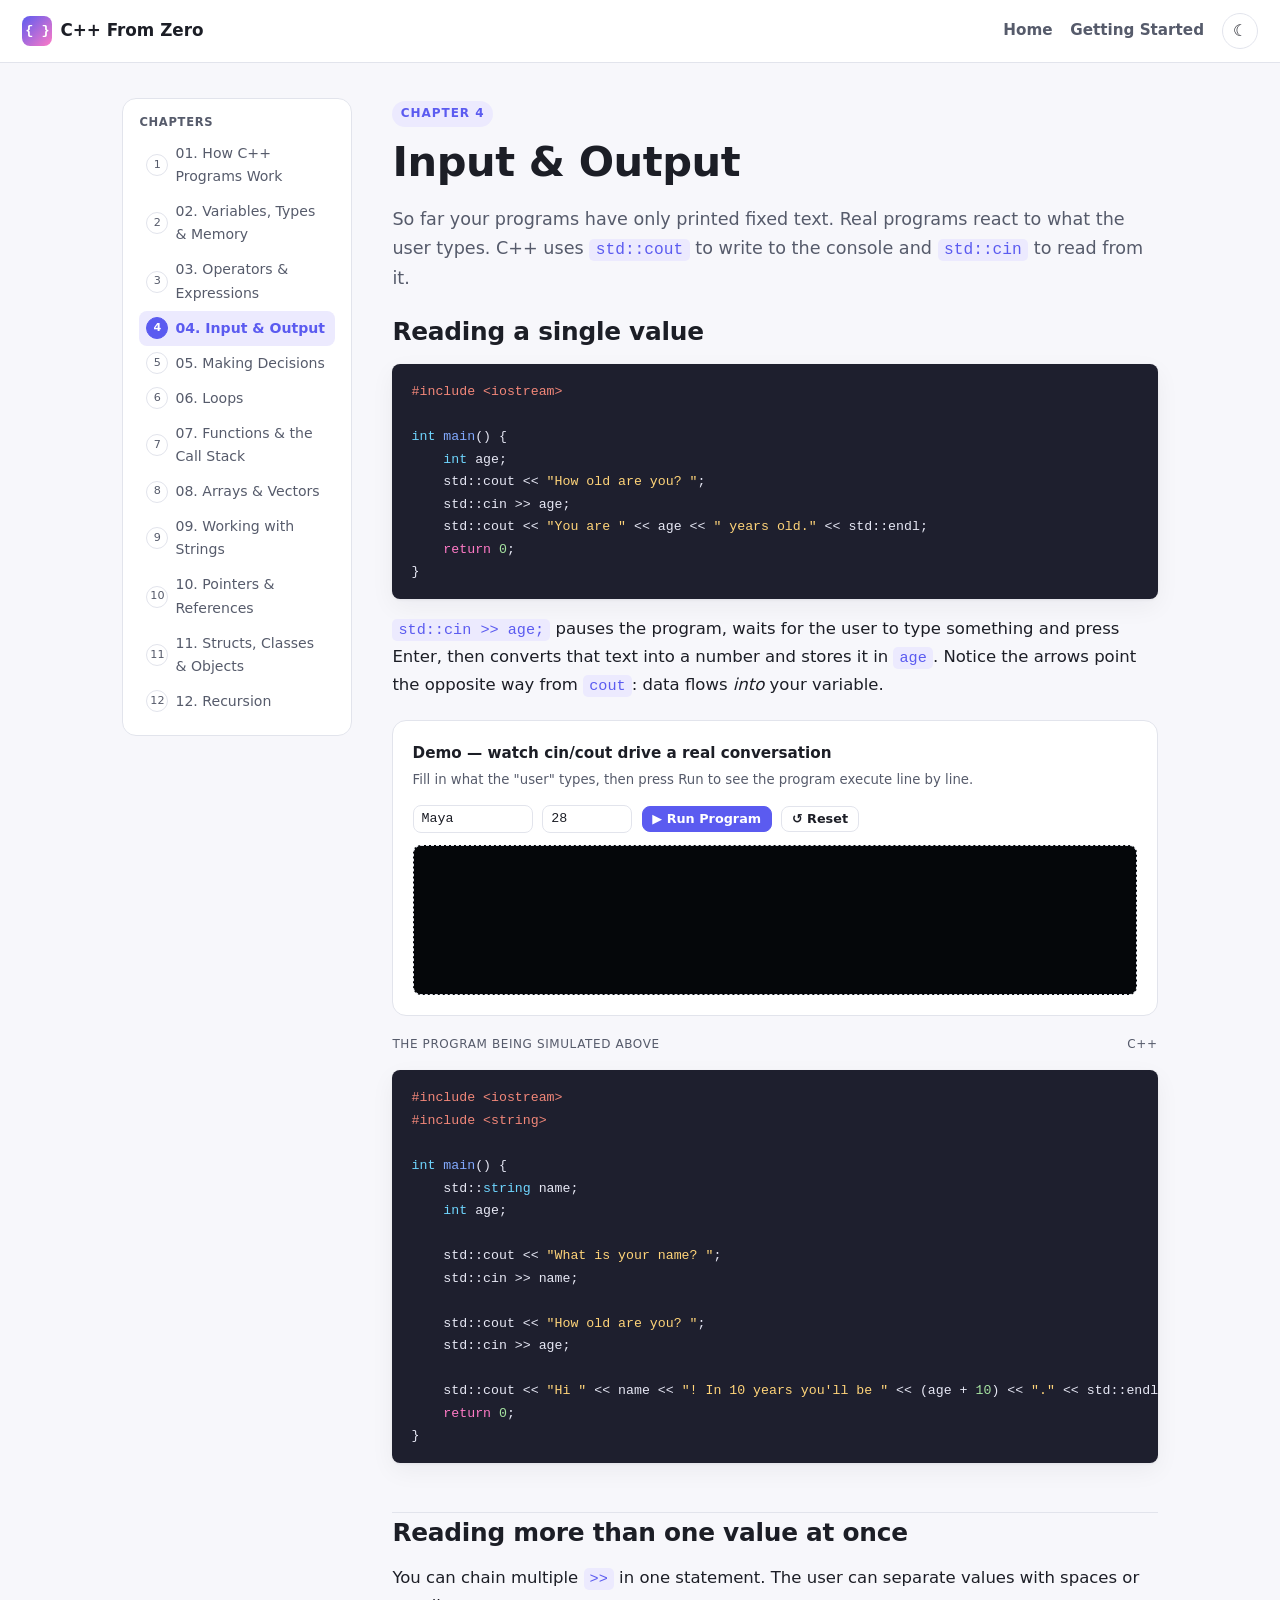
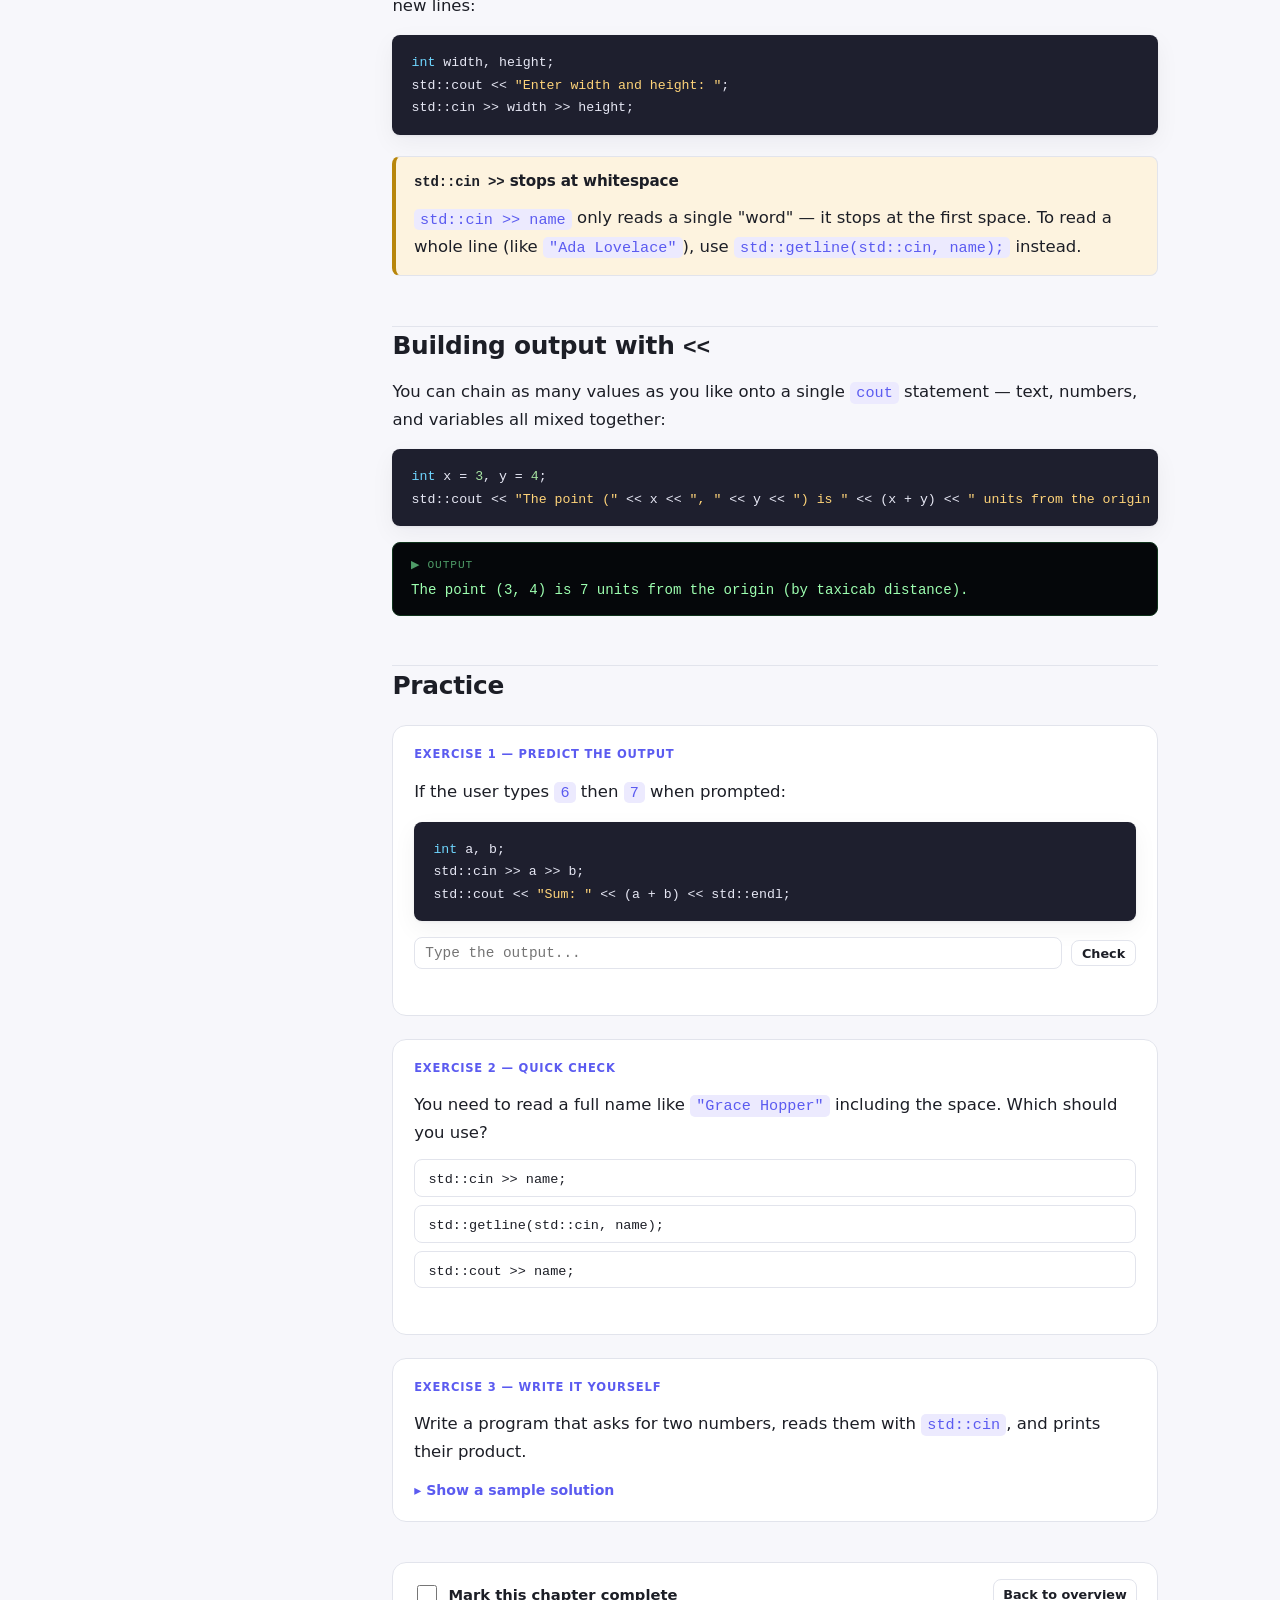
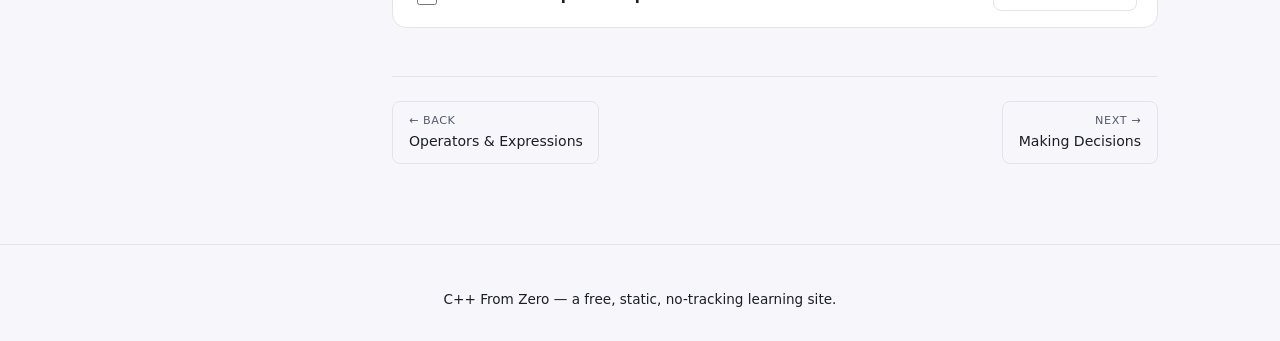
<file: chapters/04-input-output.html>
<!doctype html>
<html lang="en">
<head>
<meta charset="UTF-8">
<meta name="viewport" content="width=device-width, initial-scale=1.0">
<title>4. Input &amp; Output — C++ From Zero</title>
<link rel="stylesheet" href="../css/style.css">
<link rel="icon" href="data:,">
</head>
<body>
<a class="skip-link" href="#main">Skip to content</a>

<header class="site-header">
  <a class="brand" href="../index.html"><span class="logo-mark">{ }</span> C++ From Zero</a>
  <nav>
    <a href="../index.html">Home</a>
    <a href="../getting-started.html">Getting Started</a>
    <button id="theme-toggle" class="theme-toggle" aria-label="Toggle theme">☾</button>
  </nav>
</header>

<div class="page-shell">
  <aside class="chapter-nav" data-chapter-nav><h4>Chapters</h4></aside>

  <main class="content" id="main">
    <span class="eyebrow">Chapter 4</span>
    <h1>Input &amp; Output</h1>
    <p class="lede">So far your programs have only printed fixed text. Real programs react to what the user types. C++ uses <code>std::cout</code> to write to the console and <code>std::cin</code> to read from it.</p>

    <h2>Reading a single value</h2>
    <pre class="code-block"><code>#include &lt;iostream&gt;

int main() {
    int age;
    std::cout &lt;&lt; "How old are you? ";
    std::cin &gt;&gt; age;
    std::cout &lt;&lt; "You are " &lt;&lt; age &lt;&lt; " years old." &lt;&lt; std::endl;
    return 0;
}</code></pre>
    <p><code>std::cin &gt;&gt; age;</code> pauses the program, waits for the user to type something and press Enter, then converts that text into a number and stores it in <code>age</code>. Notice the arrows point the opposite way from <code>cout</code>: data flows <em>into</em> your variable.</p>

    <div class="demo">
      <div class="demo-title">Demo — watch cin/cout drive a real conversation</div>
      <div class="demo-sub">Fill in what the "user" types, then press Run to see the program execute line by line.</div>
      <div class="demo-controls" style="margin-bottom:0.8rem;">
        <input type="text" id="io-name" value="Maya" placeholder="name" style="width:120px;">
        <input type="number" id="io-age" value="28" placeholder="age">
        <button class="btn btn-sm btn-primary" id="io-run">▶ Run Program</button>
        <button class="btn btn-sm" id="io-reset">↺ Reset</button>
      </div>
      <div class="demo-stage" id="io-stage" style="display:block; text-align:left; background:#05070a; color:#c7f9d9; font-family:'Cascadia Code',monospace; font-size:0.85rem; min-height:150px; padding:1rem;"></div>
    </div>
    <div class="code-caption"><span>the program being simulated above</span><span>C++</span></div>
    <pre class="code-block"><code>#include &lt;iostream&gt;
#include &lt;string&gt;

int main() {
    std::string name;
    int age;

    std::cout &lt;&lt; "What is your name? ";
    std::cin &gt;&gt; name;

    std::cout &lt;&lt; "How old are you? ";
    std::cin &gt;&gt; age;

    std::cout &lt;&lt; "Hi " &lt;&lt; name &lt;&lt; "! In 10 years you'll be " &lt;&lt; (age + 10) &lt;&lt; "." &lt;&lt; std::endl;
    return 0;
}</code></pre>

    <h2>Reading more than one value at once</h2>
    <p>You can chain multiple <code>&gt;&gt;</code> in one statement. The user can separate values with spaces or new lines:</p>
    <pre class="code-block"><code>int width, height;
std::cout &lt;&lt; "Enter width and height: ";
std::cin &gt;&gt; width &gt;&gt; height;</code></pre>

    <div class="callout warn">
      <h4><code>std::cin &gt;&gt;</code> stops at whitespace</h4>
      <p><code>std::cin &gt;&gt; name</code> only reads a single "word" — it stops at the first space. To read a whole line (like <code>"Ada Lovelace"</code>), use <code>std::getline(std::cin, name);</code> instead.</p>
    </div>

    <h2>Building output with <code>&lt;&lt;</code></h2>
    <p>You can chain as many values as you like onto a single <code>cout</code> statement — text, numbers, and variables all mixed together:</p>
    <pre class="code-block"><code>int x = 3, y = 4;
std::cout &lt;&lt; "The point (" &lt;&lt; x &lt;&lt; ", " &lt;&lt; y &lt;&lt; ") is " &lt;&lt; (x + y) &lt;&lt; " units from the origin (by taxicab distance)." &lt;&lt; std::endl;</code></pre>
    <div class="output-block">The point (3, 4) is 7 units from the origin (by taxicab distance).</div>

    <h2>Practice</h2>

    <div class="exercise">
      <span class="ex-label">Exercise 1 — Predict the output</span>
      <p>If the user types <code>6</code> then <code>7</code> when prompted:</p>
      <pre class="code-block"><code>int a, b;
std::cin &gt;&gt; a &gt;&gt; b;
std::cout &lt;&lt; "Sum: " &lt;&lt; (a + b) &lt;&lt; std::endl;</code></pre>
      <div class="quiz predict-output" data-answer="Sum: 13">
        <div class="quiz-row">
          <input type="text" placeholder="Type the output...">
          <button class="btn btn-sm check-btn">Check</button>
        </div>
        <div class="quiz-feedback"></div>
      </div>
    </div>

    <div class="exercise">
      <span class="ex-label">Exercise 2 — Quick check</span>
      <p>You need to read a full name like <code>"Grace Hopper"</code> including the space. Which should you use?</p>
      <div class="quiz mcq" data-correct="1">
        <div class="mcq-options">
          <button data-choice="0"><code>std::cin &gt;&gt; name;</code></button>
          <button data-choice="1"><code>std::getline(std::cin, name);</code></button>
          <button data-choice="2"><code>std::cout &gt;&gt; name;</code></button>
        </div>
        <div class="quiz-feedback"></div>
      </div>
    </div>

    <div class="exercise">
      <span class="ex-label">Exercise 3 — Write it yourself</span>
      <p>Write a program that asks for two numbers, reads them with <code>std::cin</code>, and prints their product.</p>
      <details class="solution">
        <summary>Show a sample solution</summary>
        <pre class="code-block"><code>#include &lt;iostream&gt;

int main() {
    double a, b;
    std::cout &lt;&lt; "Enter two numbers: ";
    std::cin &gt;&gt; a &gt;&gt; b;
    std::cout &lt;&lt; "Product: " &lt;&lt; (a * b) &lt;&lt; std::endl;
    return 0;
}</code></pre>
      </details>
    </div>

    <div class="complete-bar">
      <label><input type="checkbox" id="mark-complete" data-chapter-id="04"> Mark this chapter complete</label>
      <a class="btn btn-sm" href="../index.html">Back to overview</a>
    </div>

    <div class="chapter-footnav">
      <a class="prev" href="03-operators.html"><span class="dir">← Back</span>Operators &amp; Expressions</a>
      <a class="next" href="05-conditionals.html"><span class="dir">Next →</span>Making Decisions</a>
    </div>
  </main>
</div>

<footer class="site-footer"><p>C++ From Zero — a free, static, no-tracking learning site.</p></footer>

<script src="../js/main.js"></script>
<script src="../js/highlight.js"></script>
<script src="../js/quiz.js"></script>
<script src="../js/animations.js"></script>
<script>
(function () {
  var stage = document.getElementById("io-stage");
  var runBtn = document.getElementById("io-run");
  var resetBtn = document.getElementById("io-reset");

  function clearStage() { stage.innerHTML = ""; stage.style.display = "block"; }
  clearStage();

  function line(text, cls) {
    var d = document.createElement("div");
    d.style.marginBottom = "0.3em";
    d.style.opacity = "0";
    d.style.transition = "opacity .25s ease";
    if (cls === "prompt") d.style.color = "#9dffb0";
    if (cls === "input") { d.style.color = "#7ab8ff"; d.textContent = text; }
    else d.textContent = text;
    stage.appendChild(d);
    requestAnimationFrame(function () { d.style.opacity = "1"; });
    return d;
  }

  function run() {
    clearStage();
    var name = document.getElementById("io-name").value || "Maya";
    var age = parseInt(document.getElementById("io-age").value, 10);
    if (isNaN(age)) age = 0;
    var steps = [
      function () { line("What is your name? ", "prompt"); },
      function () { line("> " + name, "input"); },
      function () { line("How old are you? ", "prompt"); },
      function () { line("> " + age, "input"); },
      function () { line("Hi " + name + "! In 10 years you'll be " + (age + 10) + "."); }
    ];
    var i = 0;
    (function tick() {
      if (i >= steps.length) return;
      steps[i++]();
      setTimeout(tick, 550);
    })();
  }

  runBtn.addEventListener("click", run);
  resetBtn.addEventListener("click", clearStage);
})();
</script>
</body>
</html>
</file>
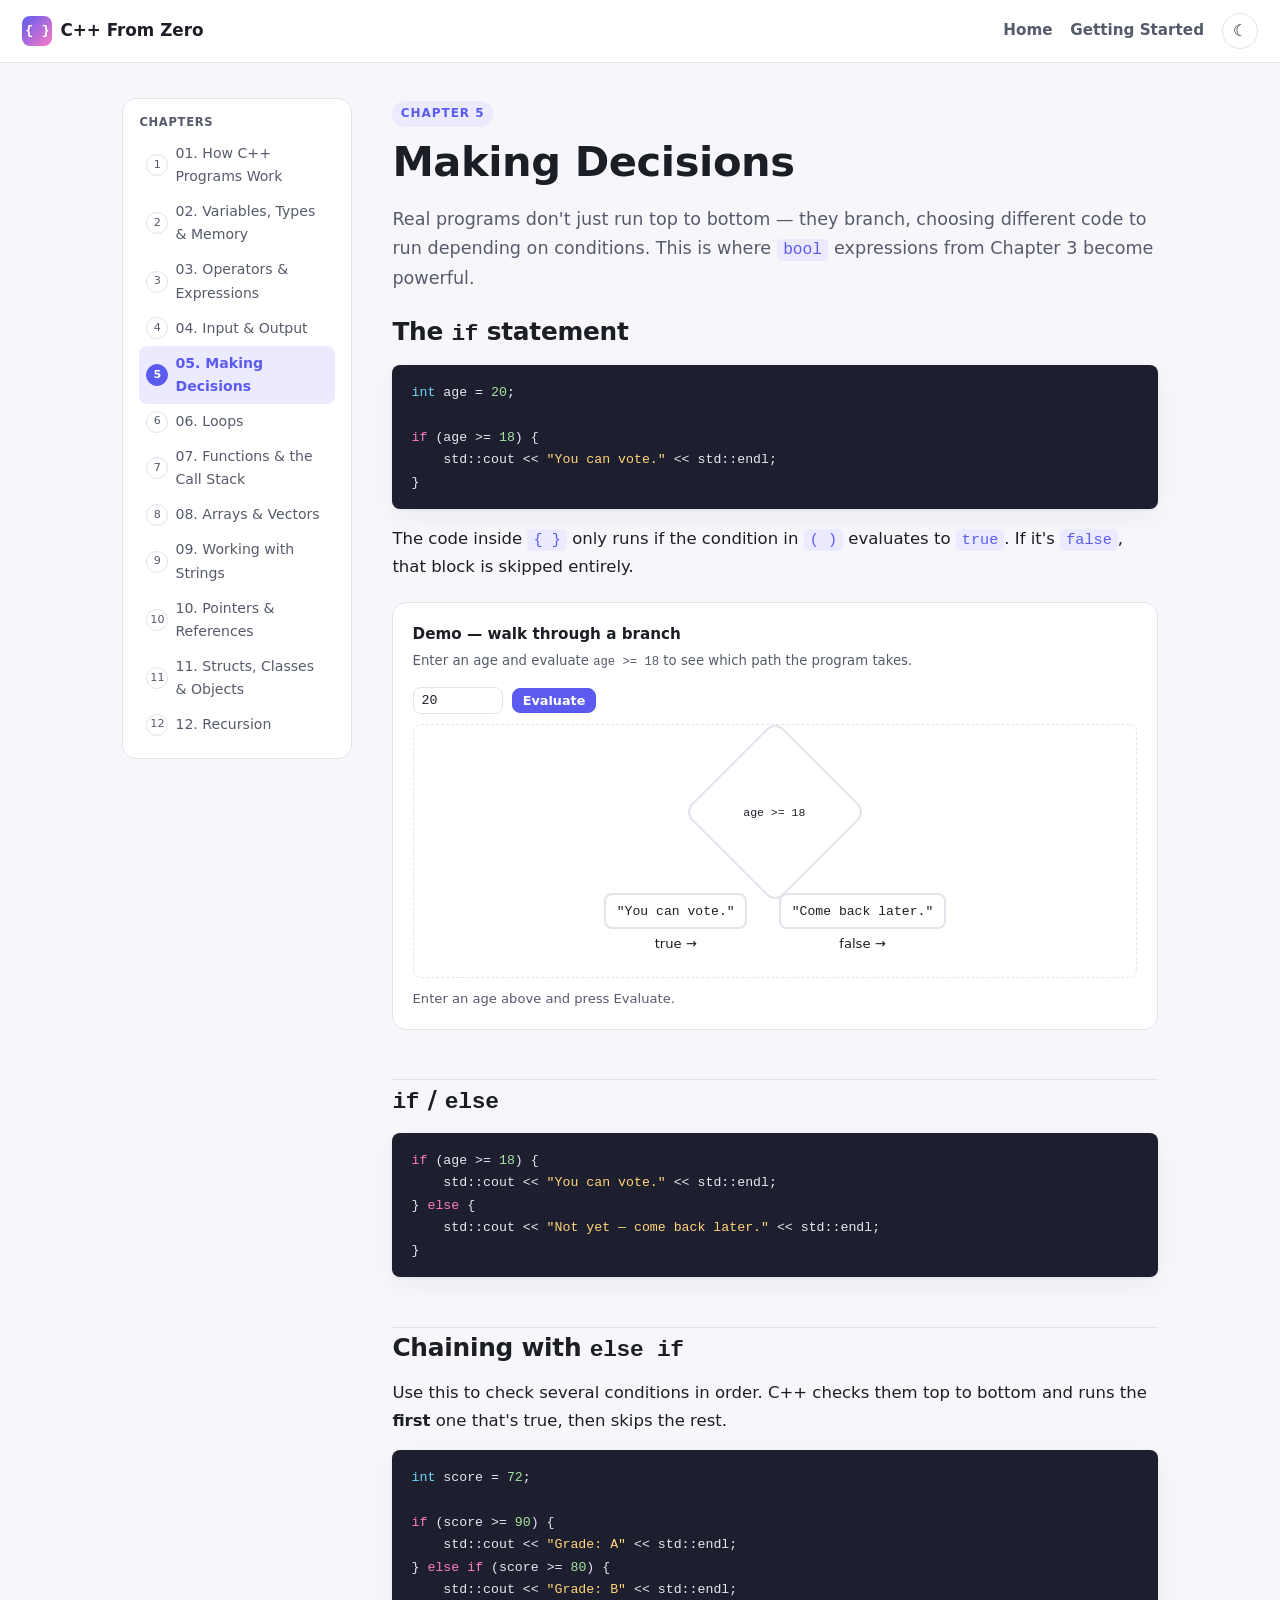
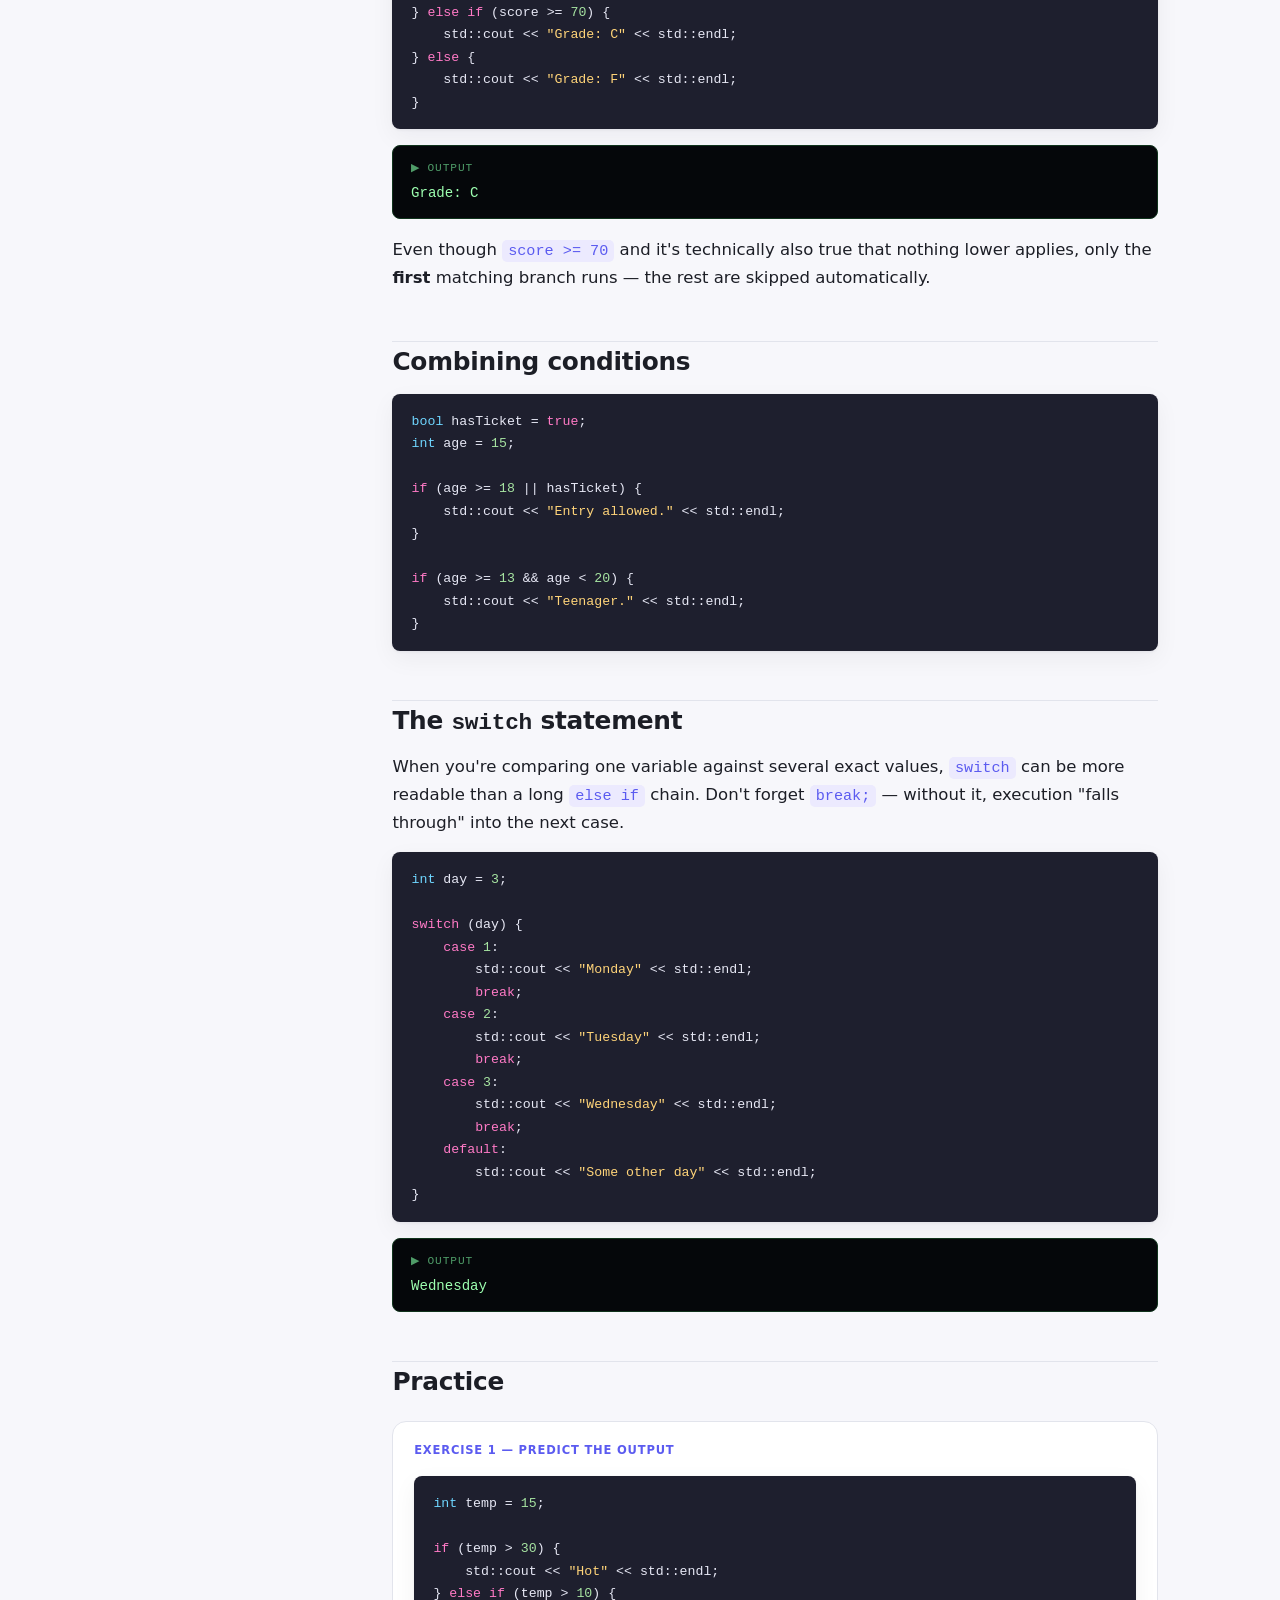
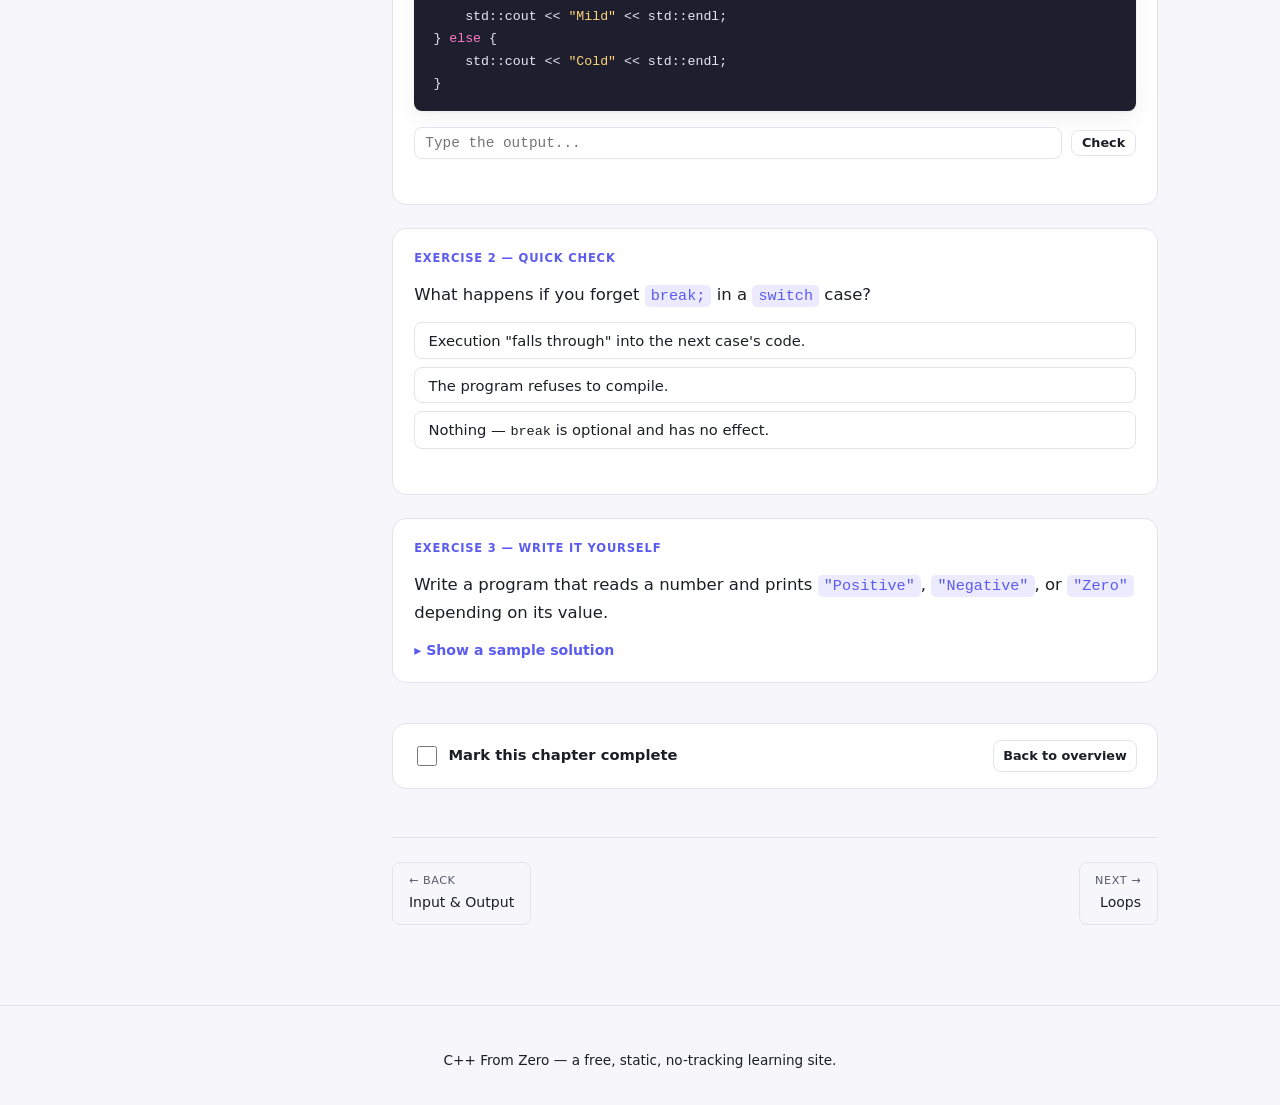
<file: chapters/05-conditionals.html>
<!doctype html>
<html lang="en">
<head>
<meta charset="UTF-8">
<meta name="viewport" content="width=device-width, initial-scale=1.0">
<title>5. Making Decisions — C++ From Zero</title>
<link rel="stylesheet" href="../css/style.css">
<link rel="icon" href="data:,">
</head>
<body>
<a class="skip-link" href="#main">Skip to content</a>

<header class="site-header">
  <a class="brand" href="../index.html"><span class="logo-mark">{ }</span> C++ From Zero</a>
  <nav>
    <a href="../index.html">Home</a>
    <a href="../getting-started.html">Getting Started</a>
    <button id="theme-toggle" class="theme-toggle" aria-label="Toggle theme">☾</button>
  </nav>
</header>

<div class="page-shell">
  <aside class="chapter-nav" data-chapter-nav><h4>Chapters</h4></aside>

  <main class="content" id="main">
    <span class="eyebrow">Chapter 5</span>
    <h1>Making Decisions</h1>
    <p class="lede">Real programs don't just run top to bottom — they branch, choosing different code to run depending on conditions. This is where <code>bool</code> expressions from Chapter 3 become powerful.</p>

    <h2>The <code>if</code> statement</h2>
    <pre class="code-block"><code>int age = 20;

if (age &gt;= 18) {
    std::cout &lt;&lt; "You can vote." &lt;&lt; std::endl;
}</code></pre>
    <p>The code inside <code>{ }</code> only runs if the condition in <code>( )</code> evaluates to <code>true</code>. If it's <code>false</code>, that block is skipped entirely.</p>

    <div class="demo">
      <div class="demo-title">Demo — walk through a branch</div>
      <div class="demo-sub">Enter an age and evaluate <code>age &gt;= 18</code> to see which path the program takes.</div>
      <div class="demo-controls" style="margin-bottom:0.6rem;">
        <input type="number" id="cond-age" value="20">
        <button class="btn btn-sm btn-primary" id="cond-run">Evaluate</button>
      </div>
      <div class="demo-stage" id="cond-stage"></div>
      <div class="demo-log" id="cond-log">Enter an age above and press Evaluate.</div>
    </div>

    <h2><code>if</code> / <code>else</code></h2>
    <pre class="code-block"><code>if (age &gt;= 18) {
    std::cout &lt;&lt; "You can vote." &lt;&lt; std::endl;
} else {
    std::cout &lt;&lt; "Not yet — come back later." &lt;&lt; std::endl;
}</code></pre>

    <h2>Chaining with <code>else if</code></h2>
    <p>Use this to check several conditions in order. C++ checks them top to bottom and runs the <strong>first</strong> one that's true, then skips the rest.</p>
    <pre class="code-block"><code>int score = 72;

if (score &gt;= 90) {
    std::cout &lt;&lt; "Grade: A" &lt;&lt; std::endl;
} else if (score &gt;= 80) {
    std::cout &lt;&lt; "Grade: B" &lt;&lt; std::endl;
} else if (score &gt;= 70) {
    std::cout &lt;&lt; "Grade: C" &lt;&lt; std::endl;
} else {
    std::cout &lt;&lt; "Grade: F" &lt;&lt; std::endl;
}</code></pre>
    <div class="output-block">Grade: C</div>
    <p>Even though <code>score &gt;= 70</code> and it's technically also true that nothing lower applies, only the <strong>first</strong> matching branch runs — the rest are skipped automatically.</p>

    <h2>Combining conditions</h2>
    <pre class="code-block"><code>bool hasTicket = true;
int age = 15;

if (age &gt;= 18 || hasTicket) {
    std::cout &lt;&lt; "Entry allowed." &lt;&lt; std::endl;
}

if (age &gt;= 13 &amp;&amp; age &lt; 20) {
    std::cout &lt;&lt; "Teenager." &lt;&lt; std::endl;
}</code></pre>

    <h2>The <code>switch</code> statement</h2>
    <p>When you're comparing one variable against several exact values, <code>switch</code> can be more readable than a long <code>else if</code> chain. Don't forget <code>break;</code> — without it, execution "falls through" into the next case.</p>
    <pre class="code-block"><code>int day = 3;

switch (day) {
    case 1:
        std::cout &lt;&lt; "Monday" &lt;&lt; std::endl;
        break;
    case 2:
        std::cout &lt;&lt; "Tuesday" &lt;&lt; std::endl;
        break;
    case 3:
        std::cout &lt;&lt; "Wednesday" &lt;&lt; std::endl;
        break;
    default:
        std::cout &lt;&lt; "Some other day" &lt;&lt; std::endl;
}</code></pre>
    <div class="output-block">Wednesday</div>

    <h2>Practice</h2>

    <div class="exercise">
      <span class="ex-label">Exercise 1 — Predict the output</span>
      <pre class="code-block"><code>int temp = 15;

if (temp &gt; 30) {
    std::cout &lt;&lt; "Hot" &lt;&lt; std::endl;
} else if (temp &gt; 10) {
    std::cout &lt;&lt; "Mild" &lt;&lt; std::endl;
} else {
    std::cout &lt;&lt; "Cold" &lt;&lt; std::endl;
}</code></pre>
      <div class="quiz predict-output" data-answer="Mild">
        <div class="quiz-row">
          <input type="text" placeholder="Type the output...">
          <button class="btn btn-sm check-btn">Check</button>
        </div>
        <div class="quiz-feedback"></div>
      </div>
    </div>

    <div class="exercise">
      <span class="ex-label">Exercise 2 — Quick check</span>
      <p>What happens if you forget <code>break;</code> in a <code>switch</code> case?</p>
      <div class="quiz mcq" data-correct="0">
        <div class="mcq-options">
          <button data-choice="0">Execution "falls through" into the next case's code.</button>
          <button data-choice="1">The program refuses to compile.</button>
          <button data-choice="2">Nothing — <code>break</code> is optional and has no effect.</button>
        </div>
        <div class="quiz-feedback"></div>
      </div>
    </div>

    <div class="exercise">
      <span class="ex-label">Exercise 3 — Write it yourself</span>
      <p>Write a program that reads a number and prints <code>"Positive"</code>, <code>"Negative"</code>, or <code>"Zero"</code> depending on its value.</p>
      <details class="solution">
        <summary>Show a sample solution</summary>
        <pre class="code-block"><code>int n;
std::cin &gt;&gt; n;

if (n &gt; 0) {
    std::cout &lt;&lt; "Positive" &lt;&lt; std::endl;
} else if (n &lt; 0) {
    std::cout &lt;&lt; "Negative" &lt;&lt; std::endl;
} else {
    std::cout &lt;&lt; "Zero" &lt;&lt; std::endl;
}</code></pre>
      </details>
    </div>

    <div class="complete-bar">
      <label><input type="checkbox" id="mark-complete" data-chapter-id="05"> Mark this chapter complete</label>
      <a class="btn btn-sm" href="../index.html">Back to overview</a>
    </div>

    <div class="chapter-footnav">
      <a class="prev" href="04-input-output.html"><span class="dir">← Back</span>Input &amp; Output</a>
      <a class="next" href="06-loops.html"><span class="dir">Next →</span>Loops</a>
    </div>
  </main>
</div>

<footer class="site-footer"><p>C++ From Zero — a free, static, no-tracking learning site.</p></footer>

<script src="../js/main.js"></script>
<script src="../js/highlight.js"></script>
<script src="../js/quiz.js"></script>
<script src="../js/animations.js"></script>
<script>
(function () {
  var stage = document.getElementById("cond-stage");
  var log = document.getElementById("cond-log");
  var branch = CPP101.renderFlowBranch(stage, {
    condition: "age >= 18",
    trueLabel: '"You can vote."',
    falseLabel: '"Come back later."'
  });

  document.getElementById("cond-run").addEventListener("click", function () {
    var age = parseInt(document.getElementById("cond-age").value, 10) || 0;
    var result = age >= 18;
    branch.evaluate(result);
    log.textContent = "age is " + age + ", so (age >= 18) is " + result + ". The " + (result ? "true" : "false") + " branch runs.";
  });
})();
</script>
</body>
</html>
</file>
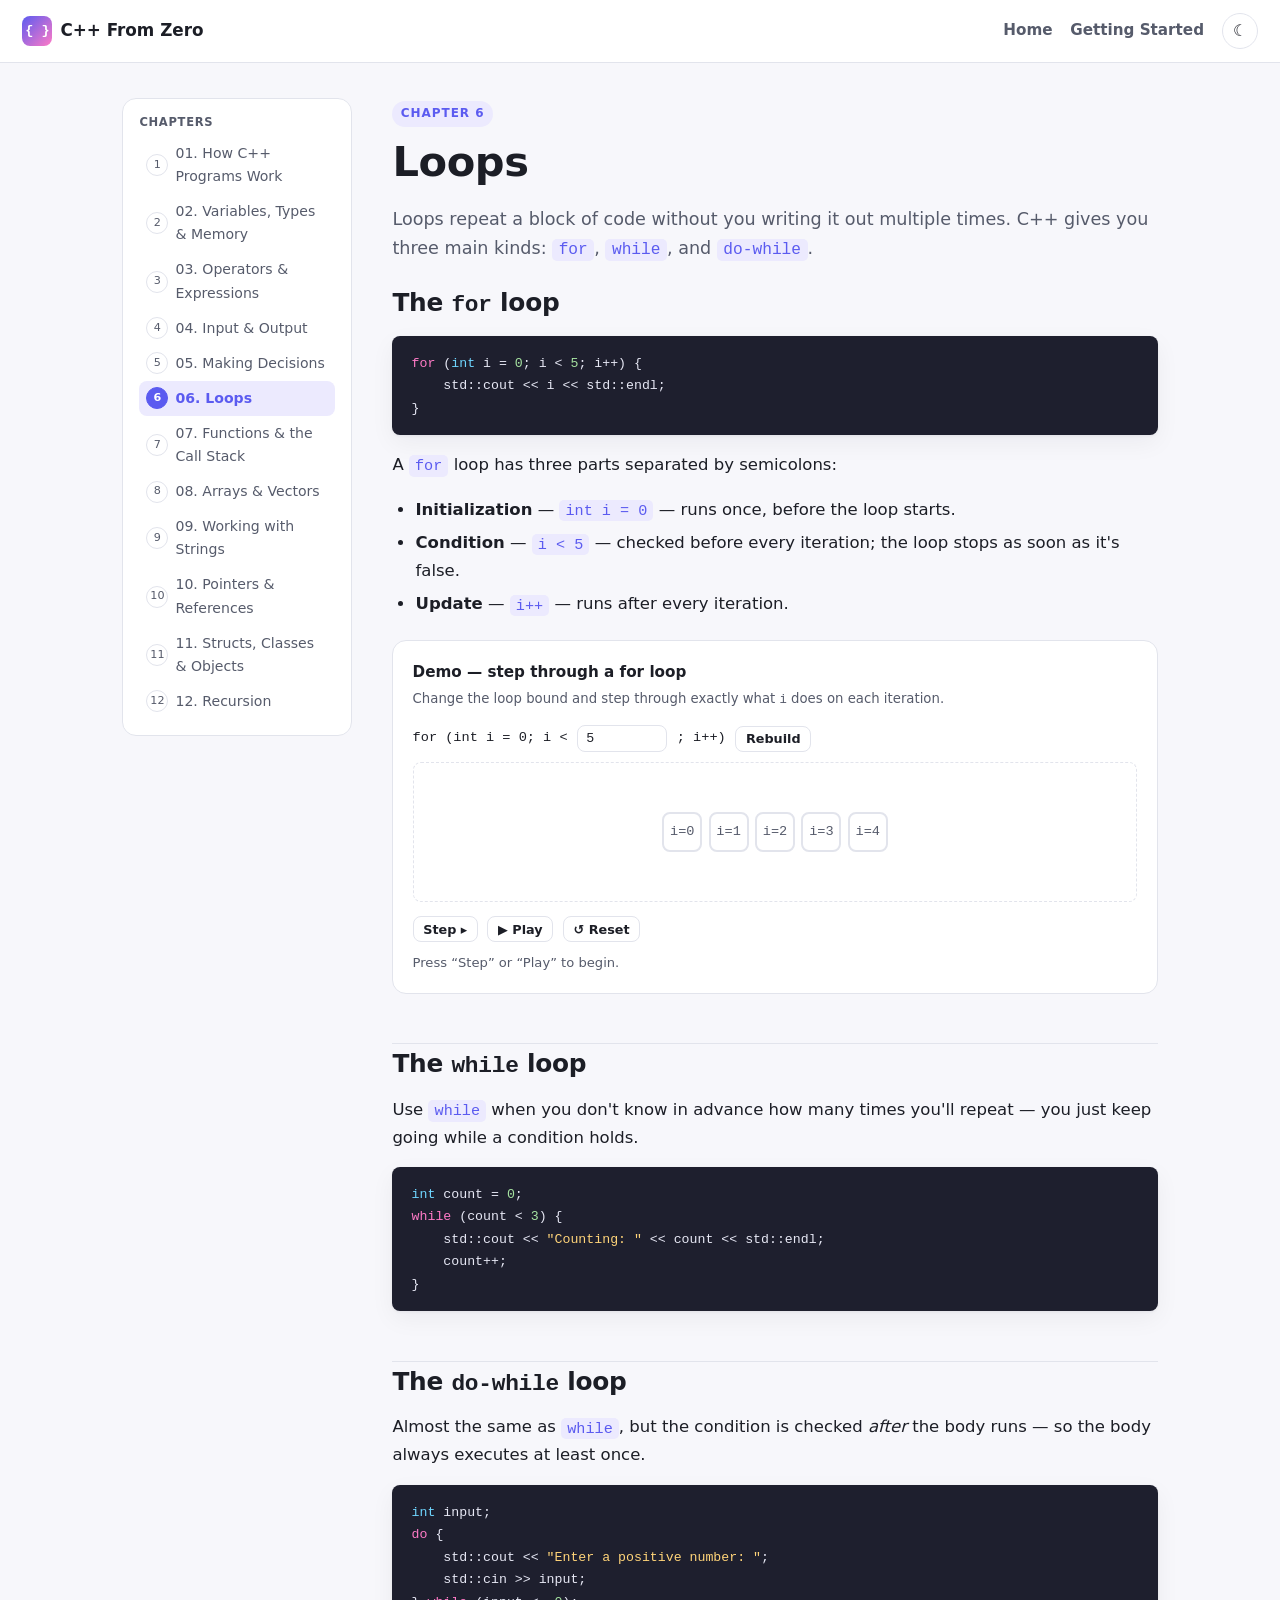
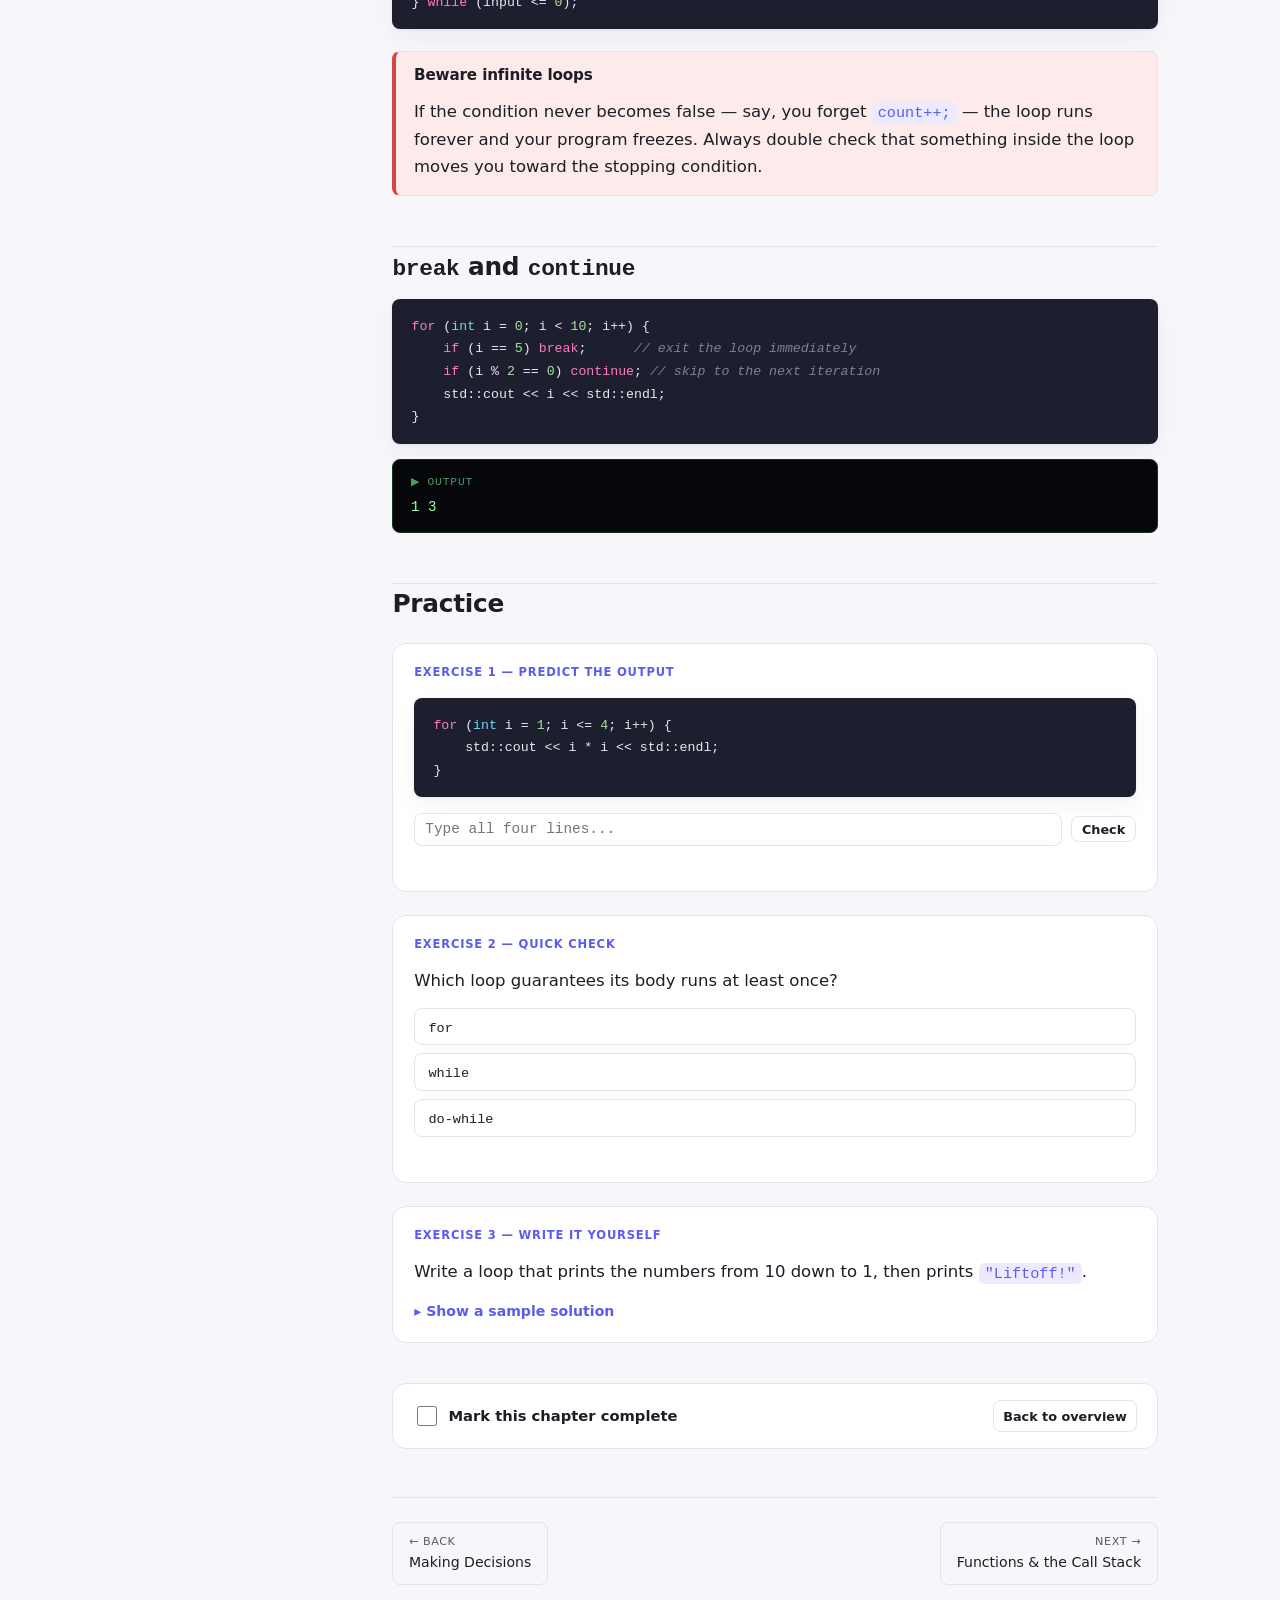
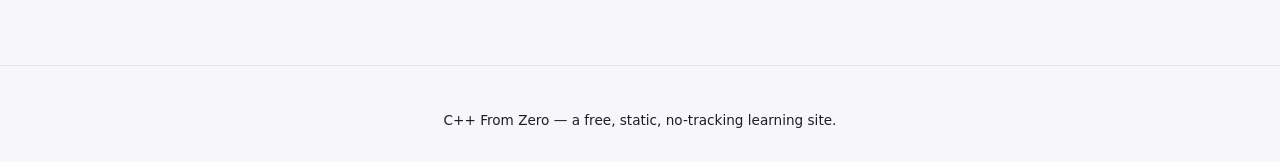
<file: chapters/06-loops.html>
<!doctype html>
<html lang="en">
<head>
<meta charset="UTF-8">
<meta name="viewport" content="width=device-width, initial-scale=1.0">
<title>6. Loops — C++ From Zero</title>
<link rel="stylesheet" href="../css/style.css">
<link rel="icon" href="data:,">
</head>
<body>
<a class="skip-link" href="#main">Skip to content</a>

<header class="site-header">
  <a class="brand" href="../index.html"><span class="logo-mark">{ }</span> C++ From Zero</a>
  <nav>
    <a href="../index.html">Home</a>
    <a href="../getting-started.html">Getting Started</a>
    <button id="theme-toggle" class="theme-toggle" aria-label="Toggle theme">☾</button>
  </nav>
</header>

<div class="page-shell">
  <aside class="chapter-nav" data-chapter-nav><h4>Chapters</h4></aside>

  <main class="content" id="main">
    <span class="eyebrow">Chapter 6</span>
    <h1>Loops</h1>
    <p class="lede">Loops repeat a block of code without you writing it out multiple times. C++ gives you three main kinds: <code>for</code>, <code>while</code>, and <code>do-while</code>.</p>

    <h2>The <code>for</code> loop</h2>
    <pre class="code-block"><code>for (int i = 0; i &lt; 5; i++) {
    std::cout &lt;&lt; i &lt;&lt; std::endl;
}</code></pre>
    <p>A <code>for</code> loop has three parts separated by semicolons:</p>
    <ul>
      <li><strong>Initialization</strong> — <code>int i = 0</code> — runs once, before the loop starts.</li>
      <li><strong>Condition</strong> — <code>i &lt; 5</code> — checked before every iteration; the loop stops as soon as it's false.</li>
      <li><strong>Update</strong> — <code>i++</code> — runs after every iteration.</li>
    </ul>

    <div class="demo">
      <div class="demo-title">Demo — step through a for loop</div>
      <div class="demo-sub">Change the loop bound and step through exactly what <code>i</code> does on each iteration.</div>
      <div class="demo-controls" style="margin-bottom:0.6rem;">
        <span style="font-family:'Cascadia Code',monospace; font-size:0.85rem;">for (int i = 0; i &lt;</span>
        <input type="number" id="loop-n" value="5" min="1" max="10">
        <span style="font-family:'Cascadia Code',monospace; font-size:0.85rem;">; i++)</span>
        <button class="btn btn-sm" id="loop-build">Rebuild</button>
      </div>
      <div class="demo-stage" id="loop-stage"></div>
      <div class="demo-controls" id="loop-controls">
        <button class="btn btn-sm" data-role="next">Step ▸</button>
        <button class="btn btn-sm" data-role="play">▶ Play</button>
        <button class="btn btn-sm" data-role="reset">↺ Reset</button>
      </div>
      <div class="demo-log" id="loop-log"></div>
    </div>

    <h2>The <code>while</code> loop</h2>
    <p>Use <code>while</code> when you don't know in advance how many times you'll repeat — you just keep going while a condition holds.</p>
    <pre class="code-block"><code>int count = 0;
while (count &lt; 3) {
    std::cout &lt;&lt; "Counting: " &lt;&lt; count &lt;&lt; std::endl;
    count++;
}</code></pre>

    <h2>The <code>do-while</code> loop</h2>
    <p>Almost the same as <code>while</code>, but the condition is checked <em>after</em> the body runs — so the body always executes at least once.</p>
    <pre class="code-block"><code>int input;
do {
    std::cout &lt;&lt; "Enter a positive number: ";
    std::cin &gt;&gt; input;
} while (input &lt;= 0);</code></pre>

    <div class="callout pitfall">
      <h4>Beware infinite loops</h4>
      <p>If the condition never becomes false — say, you forget <code>count++;</code> — the loop runs forever and your program freezes. Always double check that something inside the loop moves you toward the stopping condition.</p>
    </div>

    <h2><code>break</code> and <code>continue</code></h2>
    <pre class="code-block"><code>for (int i = 0; i &lt; 10; i++) {
    if (i == 5) break;      // exit the loop immediately
    if (i % 2 == 0) continue; // skip to the next iteration
    std::cout &lt;&lt; i &lt;&lt; std::endl;
}</code></pre>
    <div class="output-block">1
3</div>

    <h2>Practice</h2>

    <div class="exercise">
      <span class="ex-label">Exercise 1 — Predict the output</span>
      <pre class="code-block"><code>for (int i = 1; i &lt;= 4; i++) {
    std::cout &lt;&lt; i * i &lt;&lt; std::endl;
}</code></pre>
      <div class="quiz predict-output" data-answer="1
4
9
16">
        <div class="quiz-row">
          <input type="text" placeholder="Type all four lines...">
          <button class="btn btn-sm check-btn">Check</button>
        </div>
        <div class="quiz-feedback"></div>
      </div>
    </div>

    <div class="exercise">
      <span class="ex-label">Exercise 2 — Quick check</span>
      <p>Which loop guarantees its body runs at least once?</p>
      <div class="quiz mcq" data-correct="2">
        <div class="mcq-options">
          <button data-choice="0"><code>for</code></button>
          <button data-choice="1"><code>while</code></button>
          <button data-choice="2"><code>do-while</code></button>
        </div>
        <div class="quiz-feedback"></div>
      </div>
    </div>

    <div class="exercise">
      <span class="ex-label">Exercise 3 — Write it yourself</span>
      <p>Write a loop that prints the numbers from 10 down to 1, then prints <code>"Liftoff!"</code>.</p>
      <details class="solution">
        <summary>Show a sample solution</summary>
        <pre class="code-block"><code>for (int i = 10; i &gt;= 1; i--) {
    std::cout &lt;&lt; i &lt;&lt; std::endl;
}
std::cout &lt;&lt; "Liftoff!" &lt;&lt; std::endl;</code></pre>
      </details>
    </div>

    <div class="complete-bar">
      <label><input type="checkbox" id="mark-complete" data-chapter-id="06"> Mark this chapter complete</label>
      <a class="btn btn-sm" href="../index.html">Back to overview</a>
    </div>

    <div class="chapter-footnav">
      <a class="prev" href="05-conditionals.html"><span class="dir">← Back</span>Making Decisions</a>
      <a class="next" href="07-functions.html"><span class="dir">Next →</span>Functions &amp; the Call Stack</a>
    </div>
  </main>
</div>

<footer class="site-footer"><p>C++ From Zero — a free, static, no-tracking learning site.</p></footer>

<script src="../js/main.js"></script>
<script src="../js/highlight.js"></script>
<script src="../js/quiz.js"></script>
<script src="../js/animations.js"></script>
<script>
(function () {
  var stage = document.getElementById("loop-stage");
  var log = document.getElementById("loop-log");
  var controls = document.getElementById("loop-controls");
  var controlsHTML = controls.innerHTML;
  var player = null;

  function build() {
    controls.innerHTML = controlsHTML; // fresh buttons so old listeners don't stack up
    var n = Math.max(1, Math.min(10, parseInt(document.getElementById("loop-n").value, 10) || 5));
    var track = CPP101.renderTrack(stage, n, function (i) { return "i=" + i; });
    var steps = [];
    for (var i = 0; i < n; i++) {
      (function (idx) {
        steps.push({
          label: "i = " + idx + "  →  cout << i;  prints " + idx,
          run: function () { track.activate(idx); }
        });
      })(i);
    }
    steps.push({ label: "i = " + n + "  →  condition i < " + n + " is false, loop ends.", run: function () { track.activate(-1); } });

    player = CPP101.stepper({
      root: controls,
      log: log,
      reset: function () { track.reset(); },
      steps: steps
    });
  }

  build();
  document.getElementById("loop-build").addEventListener("click", build);
})();
</script>
</body>
</html>
</file>
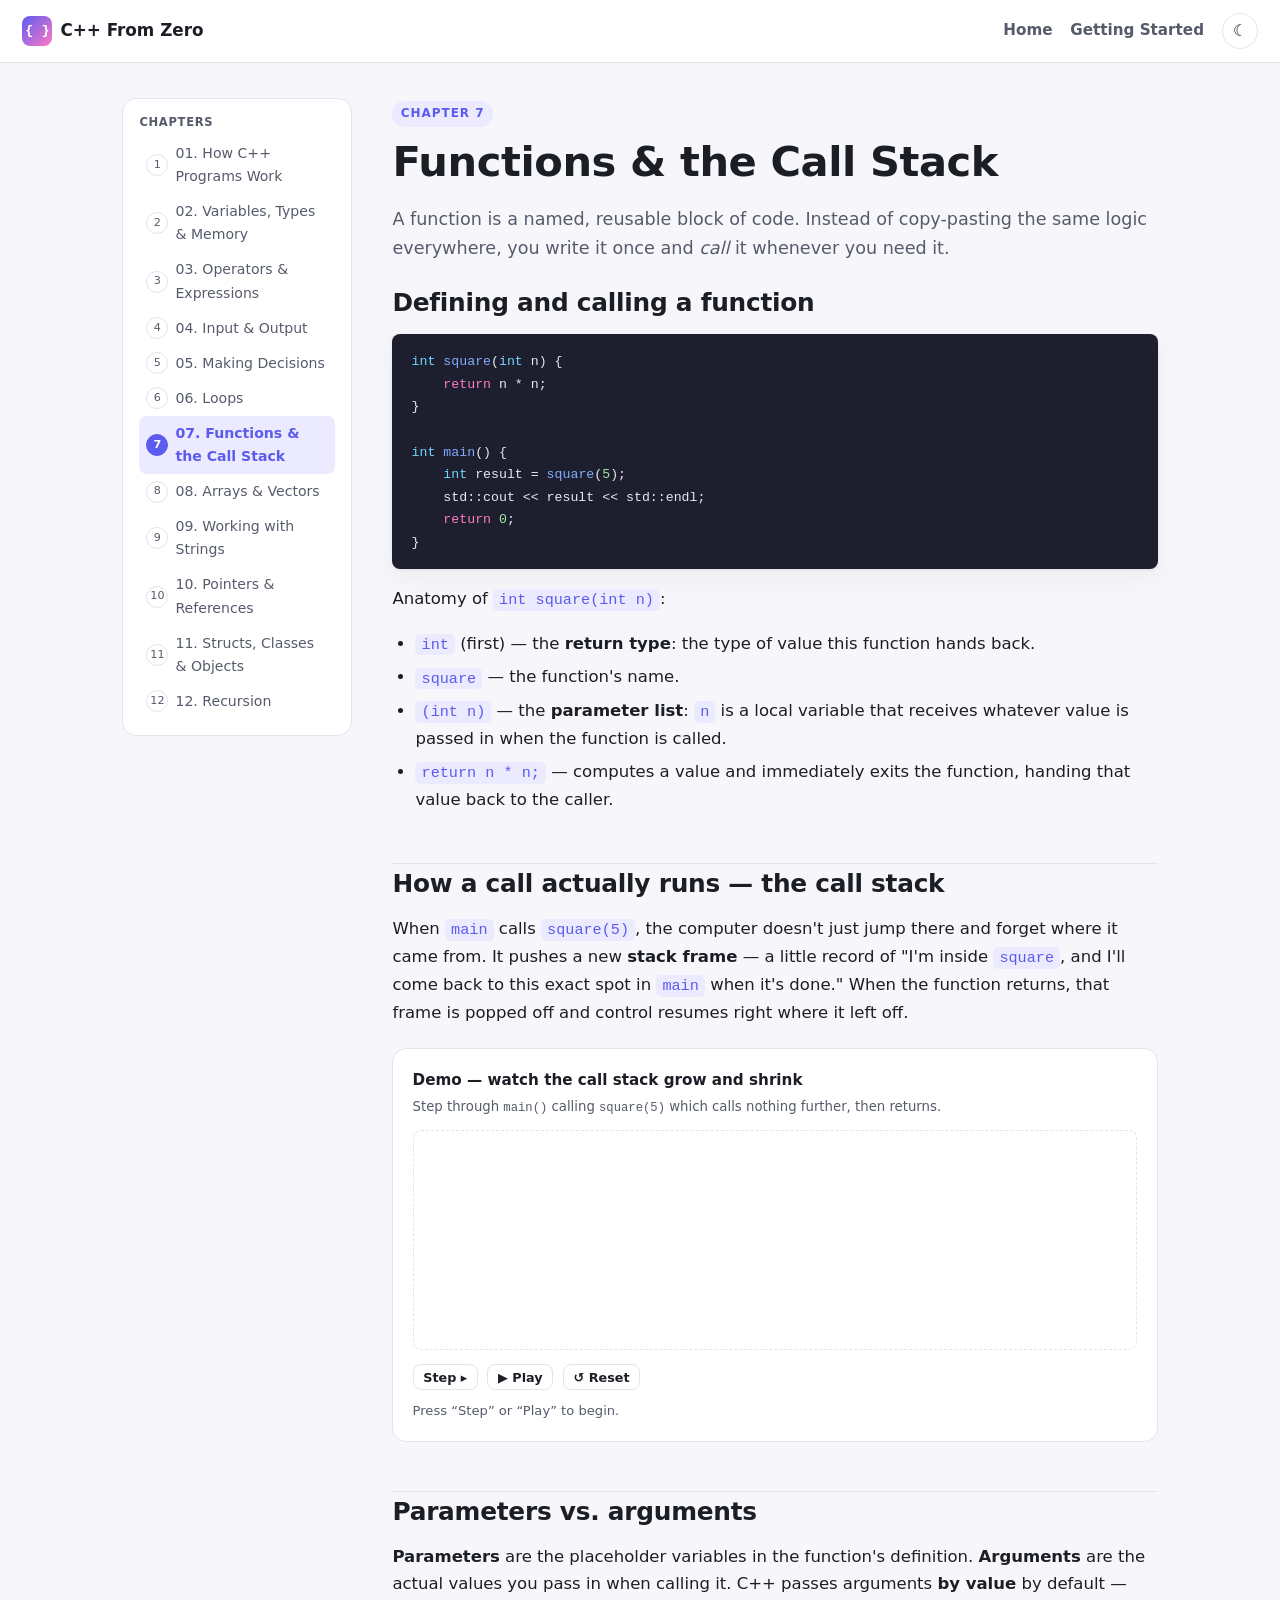
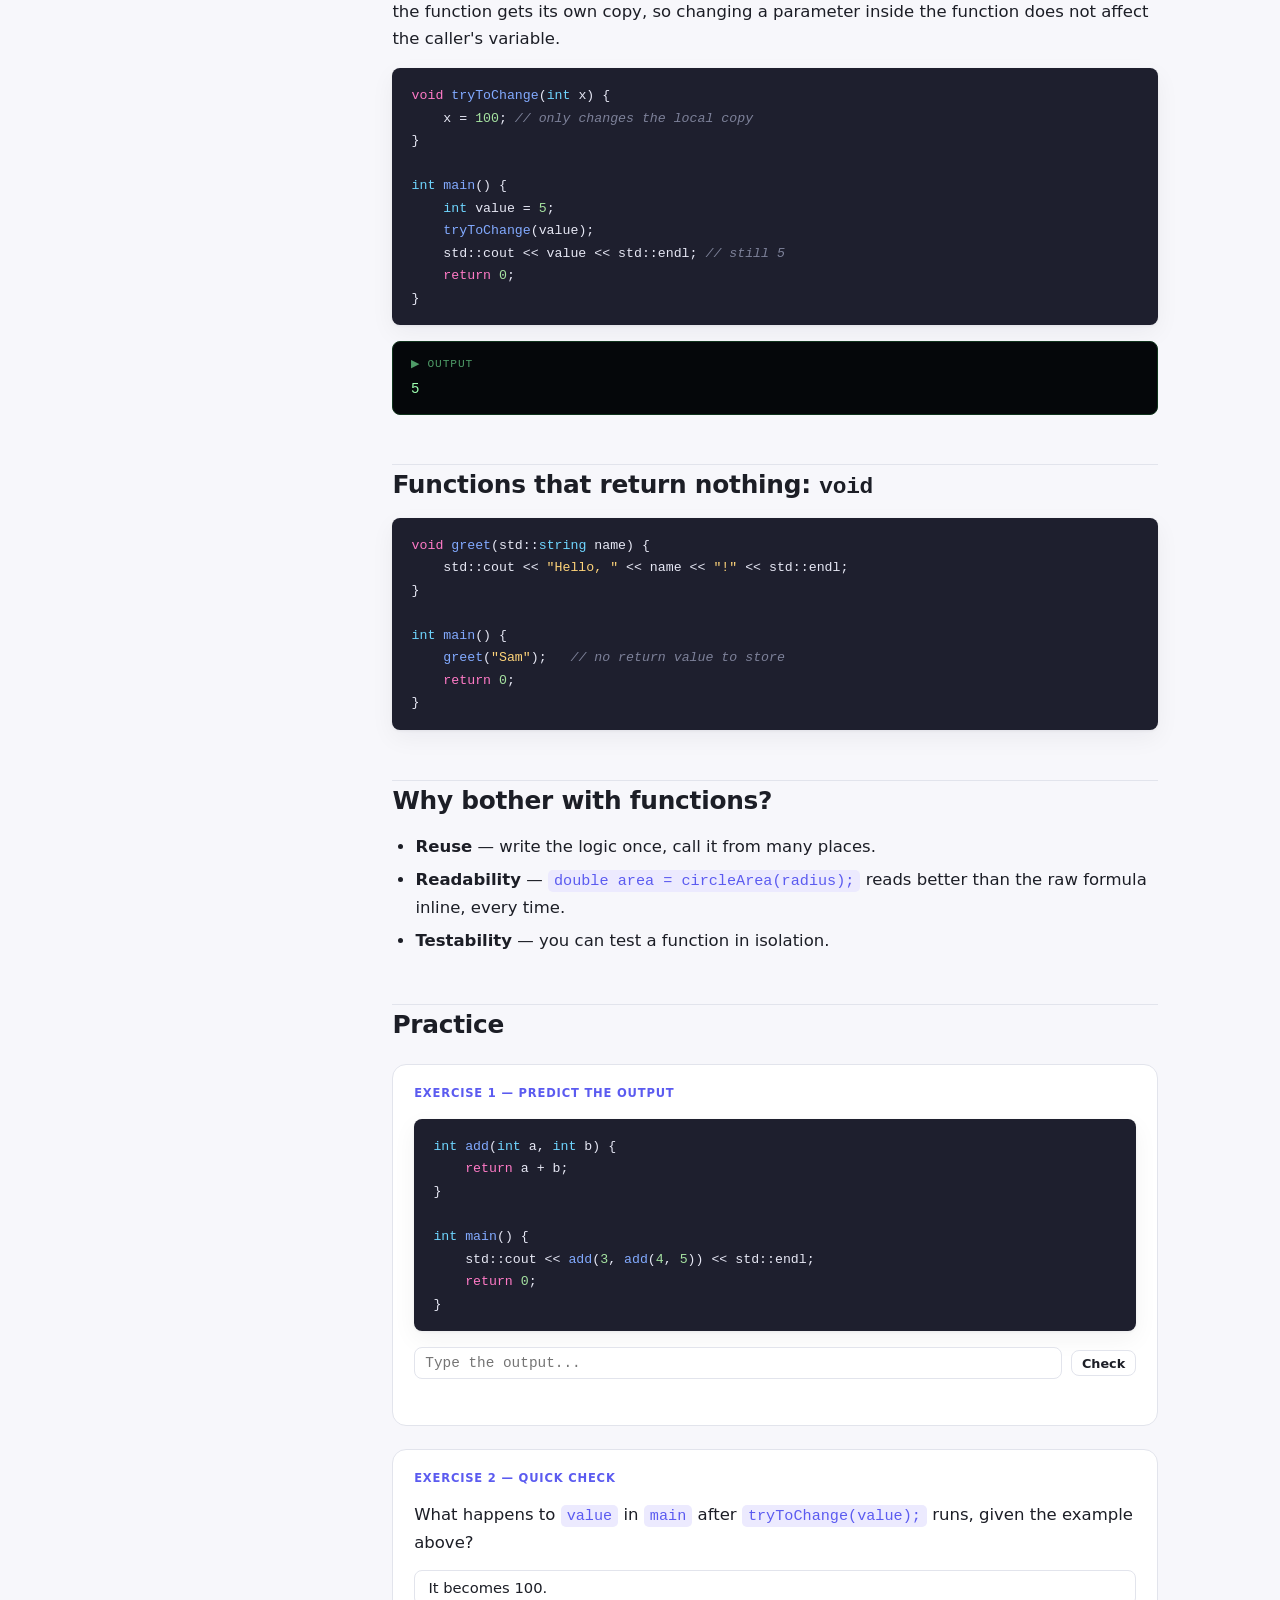
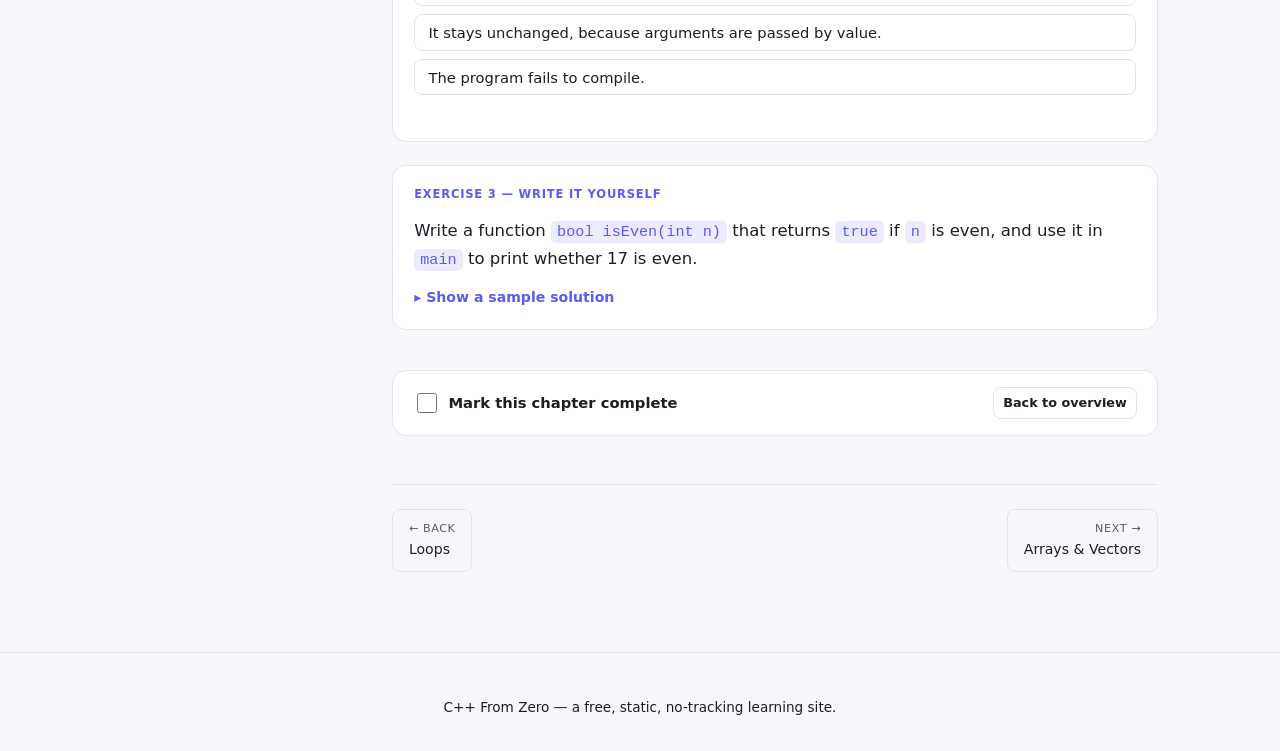
<file: chapters/07-functions.html>
<!doctype html>
<html lang="en">
<head>
<meta charset="UTF-8">
<meta name="viewport" content="width=device-width, initial-scale=1.0">
<title>7. Functions &amp; the Call Stack — C++ From Zero</title>
<link rel="stylesheet" href="../css/style.css">
<link rel="icon" href="data:,">
</head>
<body>
<a class="skip-link" href="#main">Skip to content</a>

<header class="site-header">
  <a class="brand" href="../index.html"><span class="logo-mark">{ }</span> C++ From Zero</a>
  <nav>
    <a href="../index.html">Home</a>
    <a href="../getting-started.html">Getting Started</a>
    <button id="theme-toggle" class="theme-toggle" aria-label="Toggle theme">☾</button>
  </nav>
</header>

<div class="page-shell">
  <aside class="chapter-nav" data-chapter-nav><h4>Chapters</h4></aside>

  <main class="content" id="main">
    <span class="eyebrow">Chapter 7</span>
    <h1>Functions &amp; the Call Stack</h1>
    <p class="lede">A function is a named, reusable block of code. Instead of copy-pasting the same logic everywhere, you write it once and <em>call</em> it whenever you need it.</p>

    <h2>Defining and calling a function</h2>
    <pre class="code-block"><code>int square(int n) {
    return n * n;
}

int main() {
    int result = square(5);
    std::cout &lt;&lt; result &lt;&lt; std::endl;
    return 0;
}</code></pre>
    <p>Anatomy of <code>int square(int n)</code>:</p>
    <ul>
      <li><code>int</code> (first) — the <strong>return type</strong>: the type of value this function hands back.</li>
      <li><code>square</code> — the function's name.</li>
      <li><code>(int n)</code> — the <strong>parameter list</strong>: <code>n</code> is a local variable that receives whatever value is passed in when the function is called.</li>
      <li><code>return n * n;</code> — computes a value and immediately exits the function, handing that value back to the caller.</li>
    </ul>

    <h2>How a call actually runs — the call stack</h2>
    <p>When <code>main</code> calls <code>square(5)</code>, the computer doesn't just jump there and forget where it came from. It pushes a new <strong>stack frame</strong> — a little record of "I'm inside <code>square</code>, and I'll come back to this exact spot in <code>main</code> when it's done." When the function returns, that frame is popped off and control resumes right where it left off.</p>

    <div class="demo">
      <div class="demo-title">Demo — watch the call stack grow and shrink</div>
      <div class="demo-sub">Step through <code>main()</code> calling <code>square(5)</code> which calls nothing further, then returns.</div>
      <div class="demo-stage" id="stack-stage" style="min-height:220px; align-items:flex-end;"></div>
      <div class="demo-controls" id="stack-controls">
        <button class="btn btn-sm" data-role="next">Step ▸</button>
        <button class="btn btn-sm" data-role="play">▶ Play</button>
        <button class="btn btn-sm" data-role="reset">↺ Reset</button>
      </div>
      <div class="demo-log" id="stack-log"></div>
    </div>

    <h2>Parameters vs. arguments</h2>
    <p><strong>Parameters</strong> are the placeholder variables in the function's definition. <strong>Arguments</strong> are the actual values you pass in when calling it. C++ passes arguments <strong>by value</strong> by default — the function gets its own copy, so changing a parameter inside the function does not affect the caller's variable.</p>
    <pre class="code-block"><code>void tryToChange(int x) {
    x = 100; // only changes the local copy
}

int main() {
    int value = 5;
    tryToChange(value);
    std::cout &lt;&lt; value &lt;&lt; std::endl; // still 5
    return 0;
}</code></pre>
    <div class="output-block">5</div>

    <h2>Functions that return nothing: <code>void</code></h2>
    <pre class="code-block"><code>void greet(std::string name) {
    std::cout &lt;&lt; "Hello, " &lt;&lt; name &lt;&lt; "!" &lt;&lt; std::endl;
}

int main() {
    greet("Sam");   // no return value to store
    return 0;
}</code></pre>

    <h2>Why bother with functions?</h2>
    <ul>
      <li><strong>Reuse</strong> — write the logic once, call it from many places.</li>
      <li><strong>Readability</strong> — <code>double area = circleArea(radius);</code> reads better than the raw formula inline, every time.</li>
      <li><strong>Testability</strong> — you can test a function in isolation.</li>
    </ul>

    <h2>Practice</h2>

    <div class="exercise">
      <span class="ex-label">Exercise 1 — Predict the output</span>
      <pre class="code-block"><code>int add(int a, int b) {
    return a + b;
}

int main() {
    std::cout &lt;&lt; add(3, add(4, 5)) &lt;&lt; std::endl;
    return 0;
}</code></pre>
      <div class="quiz predict-output" data-answer="12">
        <div class="quiz-row">
          <input type="text" placeholder="Type the output...">
          <button class="btn btn-sm check-btn">Check</button>
        </div>
        <div class="quiz-feedback"></div>
      </div>
    </div>

    <div class="exercise">
      <span class="ex-label">Exercise 2 — Quick check</span>
      <p>What happens to <code>value</code> in <code>main</code> after <code>tryToChange(value);</code> runs, given the example above?</p>
      <div class="quiz mcq" data-correct="1">
        <div class="mcq-options">
          <button data-choice="0">It becomes 100.</button>
          <button data-choice="1">It stays unchanged, because arguments are passed by value.</button>
          <button data-choice="2">The program fails to compile.</button>
        </div>
        <div class="quiz-feedback"></div>
      </div>
    </div>

    <div class="exercise">
      <span class="ex-label">Exercise 3 — Write it yourself</span>
      <p>Write a function <code>bool isEven(int n)</code> that returns <code>true</code> if <code>n</code> is even, and use it in <code>main</code> to print whether 17 is even.</p>
      <details class="solution">
        <summary>Show a sample solution</summary>
        <pre class="code-block"><code>bool isEven(int n) {
    return n % 2 == 0;
}

int main() {
    std::cout &lt;&lt; isEven(17) &lt;&lt; std::endl; // prints 0 (false)
    return 0;
}</code></pre>
      </details>
    </div>

    <div class="complete-bar">
      <label><input type="checkbox" id="mark-complete" data-chapter-id="07"> Mark this chapter complete</label>
      <a class="btn btn-sm" href="../index.html">Back to overview</a>
    </div>

    <div class="chapter-footnav">
      <a class="prev" href="06-loops.html"><span class="dir">← Back</span>Loops</a>
      <a class="next" href="08-arrays.html"><span class="dir">Next →</span>Arrays &amp; Vectors</a>
    </div>
  </main>
</div>

<footer class="site-footer"><p>C++ From Zero — a free, static, no-tracking learning site.</p></footer>

<script src="../js/main.js"></script>
<script src="../js/highlight.js"></script>
<script src="../js/quiz.js"></script>
<script src="../js/animations.js"></script>
<script>
(function () {
  var stage = document.getElementById("stack-stage");
  var log = document.getElementById("stack-log");
  var controls = document.getElementById("stack-controls");
  var stack;

  CPP101.stepper({
    root: controls,
    log: log,
    reset: function () { stack = CPP101.makeStack(stage); },
    steps: [
      { label: "main() begins executing.", run: function () { stack.push("main()"); } },
      { label: "main calls square(5) → a new frame is pushed.", run: function () { stack.push("square(n = 5)"); } },
      { label: "Inside square: return n * n; computes 25.", run: function () {
          var top = stack.frames[stack.frames.length - 1];
          if (top) top.textContent = "square(n = 5) → returns 25";
        } },
      { label: "square finishes — its frame is popped off the stack.", run: function () { stack.pop(); } },
      { label: "Back in main: result = 25. main finishes and its frame is popped.", run: function () { stack.pop(); } }
    ]
  });
})();
</script>
</body>
</html>
</file>
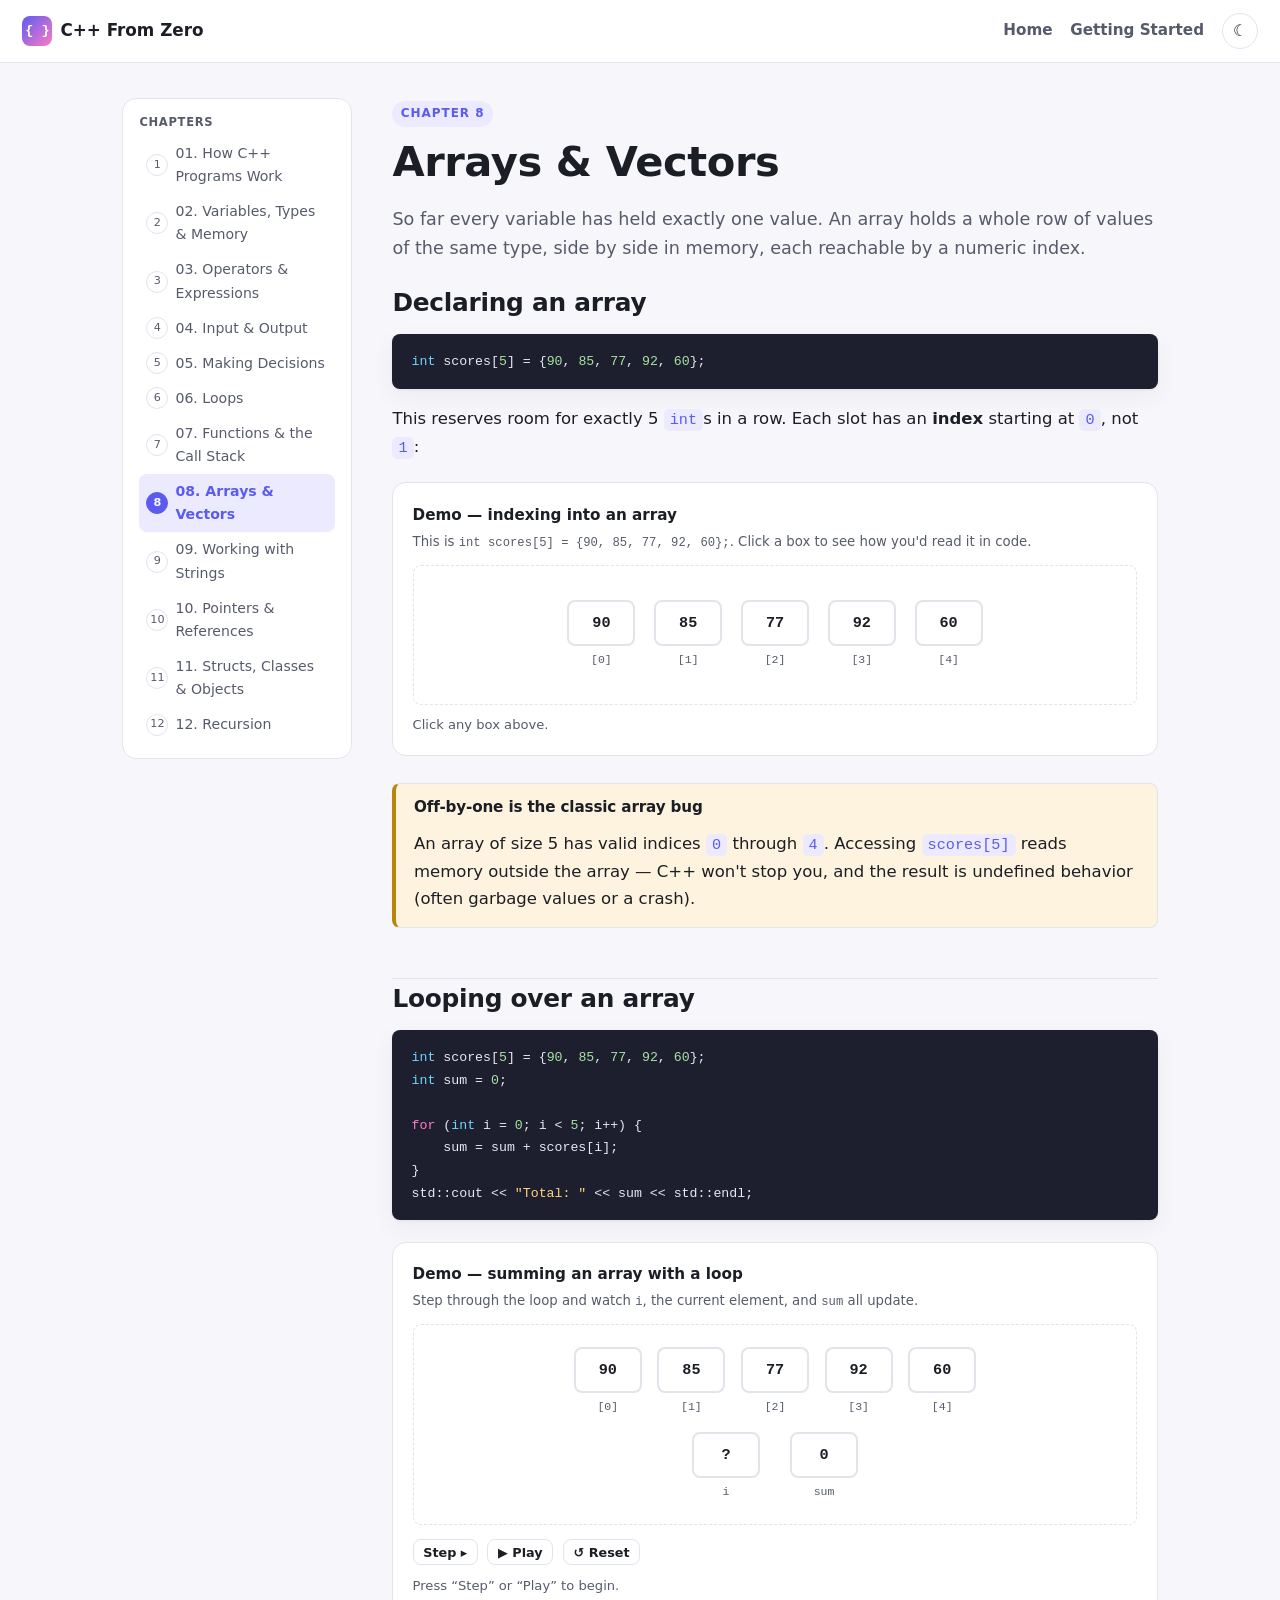
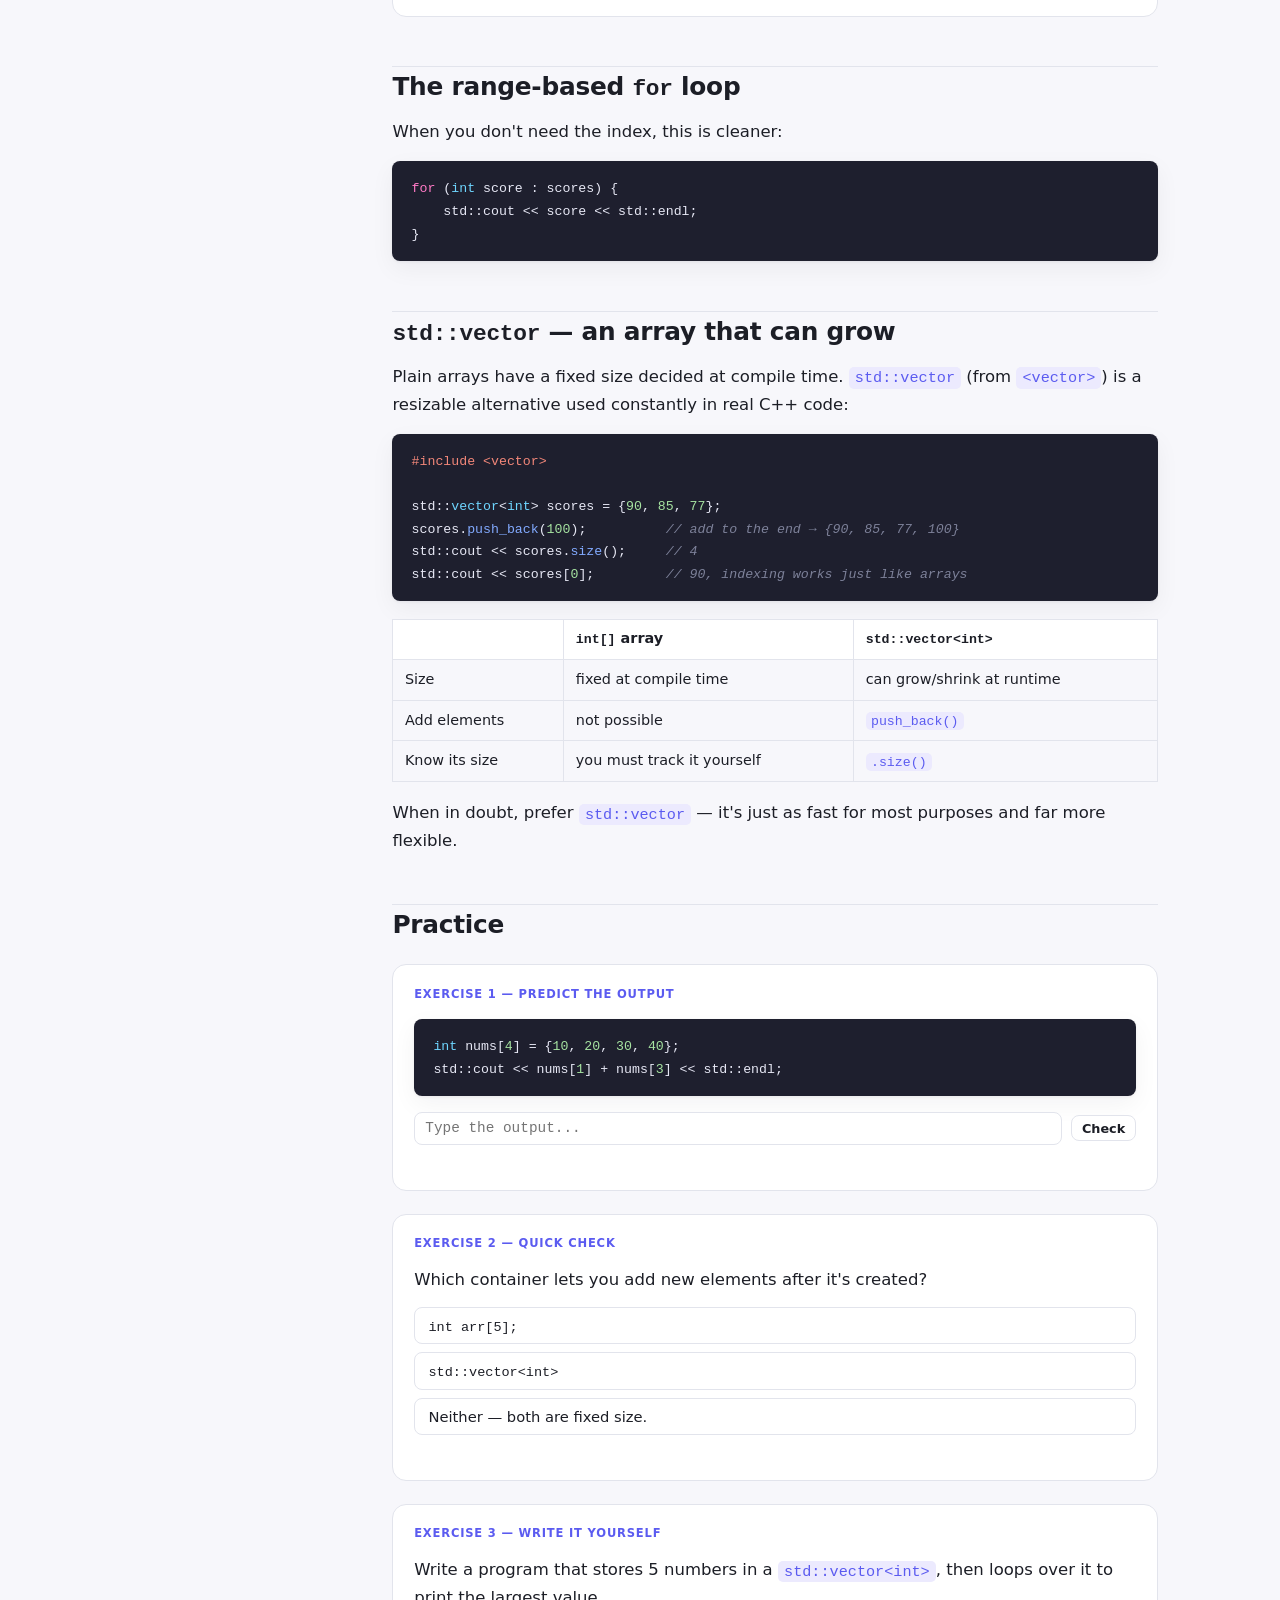
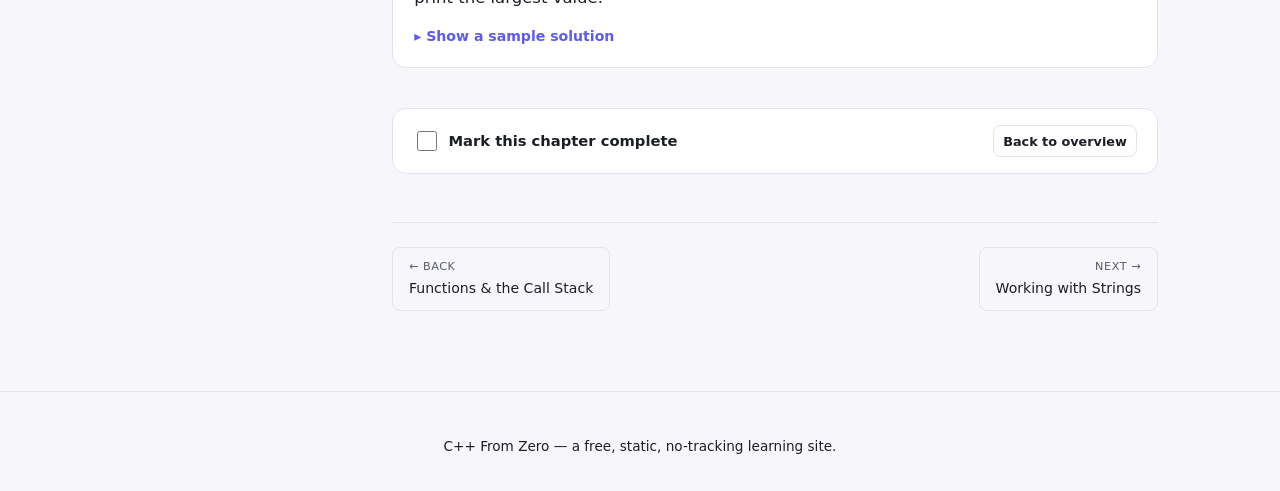
<file: chapters/08-arrays.html>
<!doctype html>
<html lang="en">
<head>
<meta charset="UTF-8">
<meta name="viewport" content="width=device-width, initial-scale=1.0">
<title>8. Arrays &amp; Vectors — C++ From Zero</title>
<link rel="stylesheet" href="../css/style.css">
<link rel="icon" href="data:,">
</head>
<body>
<a class="skip-link" href="#main">Skip to content</a>

<header class="site-header">
  <a class="brand" href="../index.html"><span class="logo-mark">{ }</span> C++ From Zero</a>
  <nav>
    <a href="../index.html">Home</a>
    <a href="../getting-started.html">Getting Started</a>
    <button id="theme-toggle" class="theme-toggle" aria-label="Toggle theme">☾</button>
  </nav>
</header>

<div class="page-shell">
  <aside class="chapter-nav" data-chapter-nav><h4>Chapters</h4></aside>

  <main class="content" id="main">
    <span class="eyebrow">Chapter 8</span>
    <h1>Arrays &amp; Vectors</h1>
    <p class="lede">So far every variable has held exactly one value. An array holds a whole row of values of the same type, side by side in memory, each reachable by a numeric index.</p>

    <h2>Declaring an array</h2>
    <pre class="code-block"><code>int scores[5] = {90, 85, 77, 92, 60};</code></pre>
    <p>This reserves room for exactly 5 <code>int</code>s in a row. Each slot has an <strong>index</strong> starting at <code>0</code>, not <code>1</code>:</p>

    <div class="demo">
      <div class="demo-title">Demo — indexing into an array</div>
      <div class="demo-sub">This is <code>int scores[5] = {90, 85, 77, 92, 60};</code>. Click a box to see how you'd read it in code.</div>
      <div class="demo-stage" id="arr-stage"></div>
      <div class="demo-log" id="arr-log">Click any box above.</div>
    </div>

    <div class="callout warn">
      <h4>Off-by-one is the classic array bug</h4>
      <p>An array of size 5 has valid indices <code>0</code> through <code>4</code>. Accessing <code>scores[5]</code> reads memory outside the array — C++ won't stop you, and the result is undefined behavior (often garbage values or a crash).</p>
    </div>

    <h2>Looping over an array</h2>
    <pre class="code-block"><code>int scores[5] = {90, 85, 77, 92, 60};
int sum = 0;

for (int i = 0; i &lt; 5; i++) {
    sum = sum + scores[i];
}
std::cout &lt;&lt; "Total: " &lt;&lt; sum &lt;&lt; std::endl;</code></pre>

    <div class="demo">
      <div class="demo-title">Demo — summing an array with a loop</div>
      <div class="demo-sub">Step through the loop and watch <code>i</code>, the current element, and <code>sum</code> all update.</div>
      <div class="demo-stage" id="sum-stage" style="flex-direction:column; gap:1rem;"></div>
      <div class="demo-controls" id="sum-controls">
        <button class="btn btn-sm" data-role="next">Step ▸</button>
        <button class="btn btn-sm" data-role="play">▶ Play</button>
        <button class="btn btn-sm" data-role="reset">↺ Reset</button>
      </div>
      <div class="demo-log" id="sum-log"></div>
    </div>

    <h2>The range-based <code>for</code> loop</h2>
    <p>When you don't need the index, this is cleaner:</p>
    <pre class="code-block"><code>for (int score : scores) {
    std::cout &lt;&lt; score &lt;&lt; std::endl;
}</code></pre>

    <h2><code>std::vector</code> — an array that can grow</h2>
    <p>Plain arrays have a fixed size decided at compile time. <code>std::vector</code> (from <code>&lt;vector&gt;</code>) is a resizable alternative used constantly in real C++ code:</p>
    <pre class="code-block"><code>#include &lt;vector&gt;

std::vector&lt;int&gt; scores = {90, 85, 77};
scores.push_back(100);          // add to the end → {90, 85, 77, 100}
std::cout &lt;&lt; scores.size();     // 4
std::cout &lt;&lt; scores[0];         // 90, indexing works just like arrays</code></pre>
    <table>
      <thead><tr><th></th><th><code>int[]</code> array</th><th><code>std::vector&lt;int&gt;</code></th></tr></thead>
      <tbody>
        <tr><td>Size</td><td>fixed at compile time</td><td>can grow/shrink at runtime</td></tr>
        <tr><td>Add elements</td><td>not possible</td><td><code>push_back()</code></td></tr>
        <tr><td>Know its size</td><td>you must track it yourself</td><td><code>.size()</code></td></tr>
      </tbody>
    </table>
    <p>When in doubt, prefer <code>std::vector</code> — it's just as fast for most purposes and far more flexible.</p>

    <h2>Practice</h2>

    <div class="exercise">
      <span class="ex-label">Exercise 1 — Predict the output</span>
      <pre class="code-block"><code>int nums[4] = {10, 20, 30, 40};
std::cout &lt;&lt; nums[1] + nums[3] &lt;&lt; std::endl;</code></pre>
      <div class="quiz predict-output" data-answer="60">
        <div class="quiz-row">
          <input type="text" placeholder="Type the output...">
          <button class="btn btn-sm check-btn">Check</button>
        </div>
        <div class="quiz-feedback"></div>
      </div>
    </div>

    <div class="exercise">
      <span class="ex-label">Exercise 2 — Quick check</span>
      <p>Which container lets you add new elements after it's created?</p>
      <div class="quiz mcq" data-correct="1">
        <div class="mcq-options">
          <button data-choice="0"><code>int arr[5];</code></button>
          <button data-choice="1"><code>std::vector&lt;int&gt;</code></button>
          <button data-choice="2">Neither — both are fixed size.</button>
        </div>
        <div class="quiz-feedback"></div>
      </div>
    </div>

    <div class="exercise">
      <span class="ex-label">Exercise 3 — Write it yourself</span>
      <p>Write a program that stores 5 numbers in a <code>std::vector&lt;int&gt;</code>, then loops over it to print the largest value.</p>
      <details class="solution">
        <summary>Show a sample solution</summary>
        <pre class="code-block"><code>#include &lt;vector&gt;
#include &lt;iostream&gt;

int main() {
    std::vector&lt;int&gt; nums = {4, 19, 7, 42, 11};
    int largest = nums[0];

    for (int n : nums) {
        if (n &gt; largest) {
            largest = n;
        }
    }
    std::cout &lt;&lt; largest &lt;&lt; std::endl; // 42
    return 0;
}</code></pre>
      </details>
    </div>

    <div class="complete-bar">
      <label><input type="checkbox" id="mark-complete" data-chapter-id="08"> Mark this chapter complete</label>
      <a class="btn btn-sm" href="../index.html">Back to overview</a>
    </div>

    <div class="chapter-footnav">
      <a class="prev" href="07-functions.html"><span class="dir">← Back</span>Functions &amp; the Call Stack</a>
      <a class="next" href="09-strings.html"><span class="dir">Next →</span>Working with Strings</a>
    </div>
  </main>
</div>

<footer class="site-footer"><p>C++ From Zero — a free, static, no-tracking learning site.</p></footer>

<script src="../js/main.js"></script>
<script src="../js/highlight.js"></script>
<script src="../js/quiz.js"></script>
<script src="../js/animations.js"></script>
<script>
(function () {
  var values = [90, 85, 77, 92, 60];

  /* indexing demo */
  var arrStage = document.getElementById("arr-stage");
  var arrLog = document.getElementById("arr-log");
  var boxDefs = values.map(function (v, i) { return { id: i, name: "[" + i + "]", value: v }; });
  var arrMap = CPP101.renderBoxes(arrStage, boxDefs);
  values.forEach(function (v, i) {
    var box = document.getElementById(arrStage.id + "-box-" + i);
    box.style.cursor = "pointer";
    box.addEventListener("click", function () {
      Object.keys(arrMap).forEach(function (k) { arrMap[k].root.classList.remove("flash"); });
      arrMap[i].root.classList.add("flash");
      arrLog.textContent = "scores[" + i + "] == " + v;
    });
  });

  /* sum demo */
  var sumStage = document.getElementById("sum-stage");
  var sumLog = document.getElementById("sum-log");
  var sumControls = document.getElementById("sum-controls");
  var arrRow, sumMap;

  function renderSumBase() {
    sumStage.innerHTML = "";
    var row = document.createElement("div");
    row.style.display = "flex";
    row.style.gap = "0.6rem";
    sumStage.appendChild(row);
    var defs = values.map(function (v, i) { return { id: i, name: "[" + i + "]", value: v }; });
    arrRow = CPP101.renderBoxes(row, defs);

    var scalarRow = document.createElement("div");
    scalarRow.style.display = "flex";
    scalarRow.style.gap = "1.5rem";
    sumStage.appendChild(scalarRow);
    sumMap = CPP101.renderBoxes(scalarRow, [
      { id: "i", name: "i", value: "" },
      { id: "sum", name: "sum", value: 0 }
    ]);
  }
  renderSumBase();

  var steps = [];
  var runningSum = 0;
  values.forEach(function (v, i) {
    steps.push({
      label: "i = " + i + "  →  sum = sum + scores[" + i + "]  (" + runningSum + " + " + v + ")",
      run: (function (idx, val) {
        return function () {
          Object.keys(arrRow).forEach(function (k) { arrRow[k].root.classList.remove("flash"); });
          arrRow[idx].root.classList.add("flash");
          CPP101.setBoxValue(sumMap, "i", idx);
        };
      })(i, v)
    });
    runningSum += v;
    steps.push({
      label: "sum is now " + runningSum,
      run: (function (total) { return function () { CPP101.setBoxValue(sumMap, "sum", total); }; })(runningSum)
    });
  });
  steps.push({ label: "Loop ends — final total: " + runningSum, run: function () {} });

  CPP101.stepper({
    root: sumControls,
    log: sumLog,
    reset: renderSumBase,
    steps: steps
  });
})();
</script>
</body>
</html>
</file>
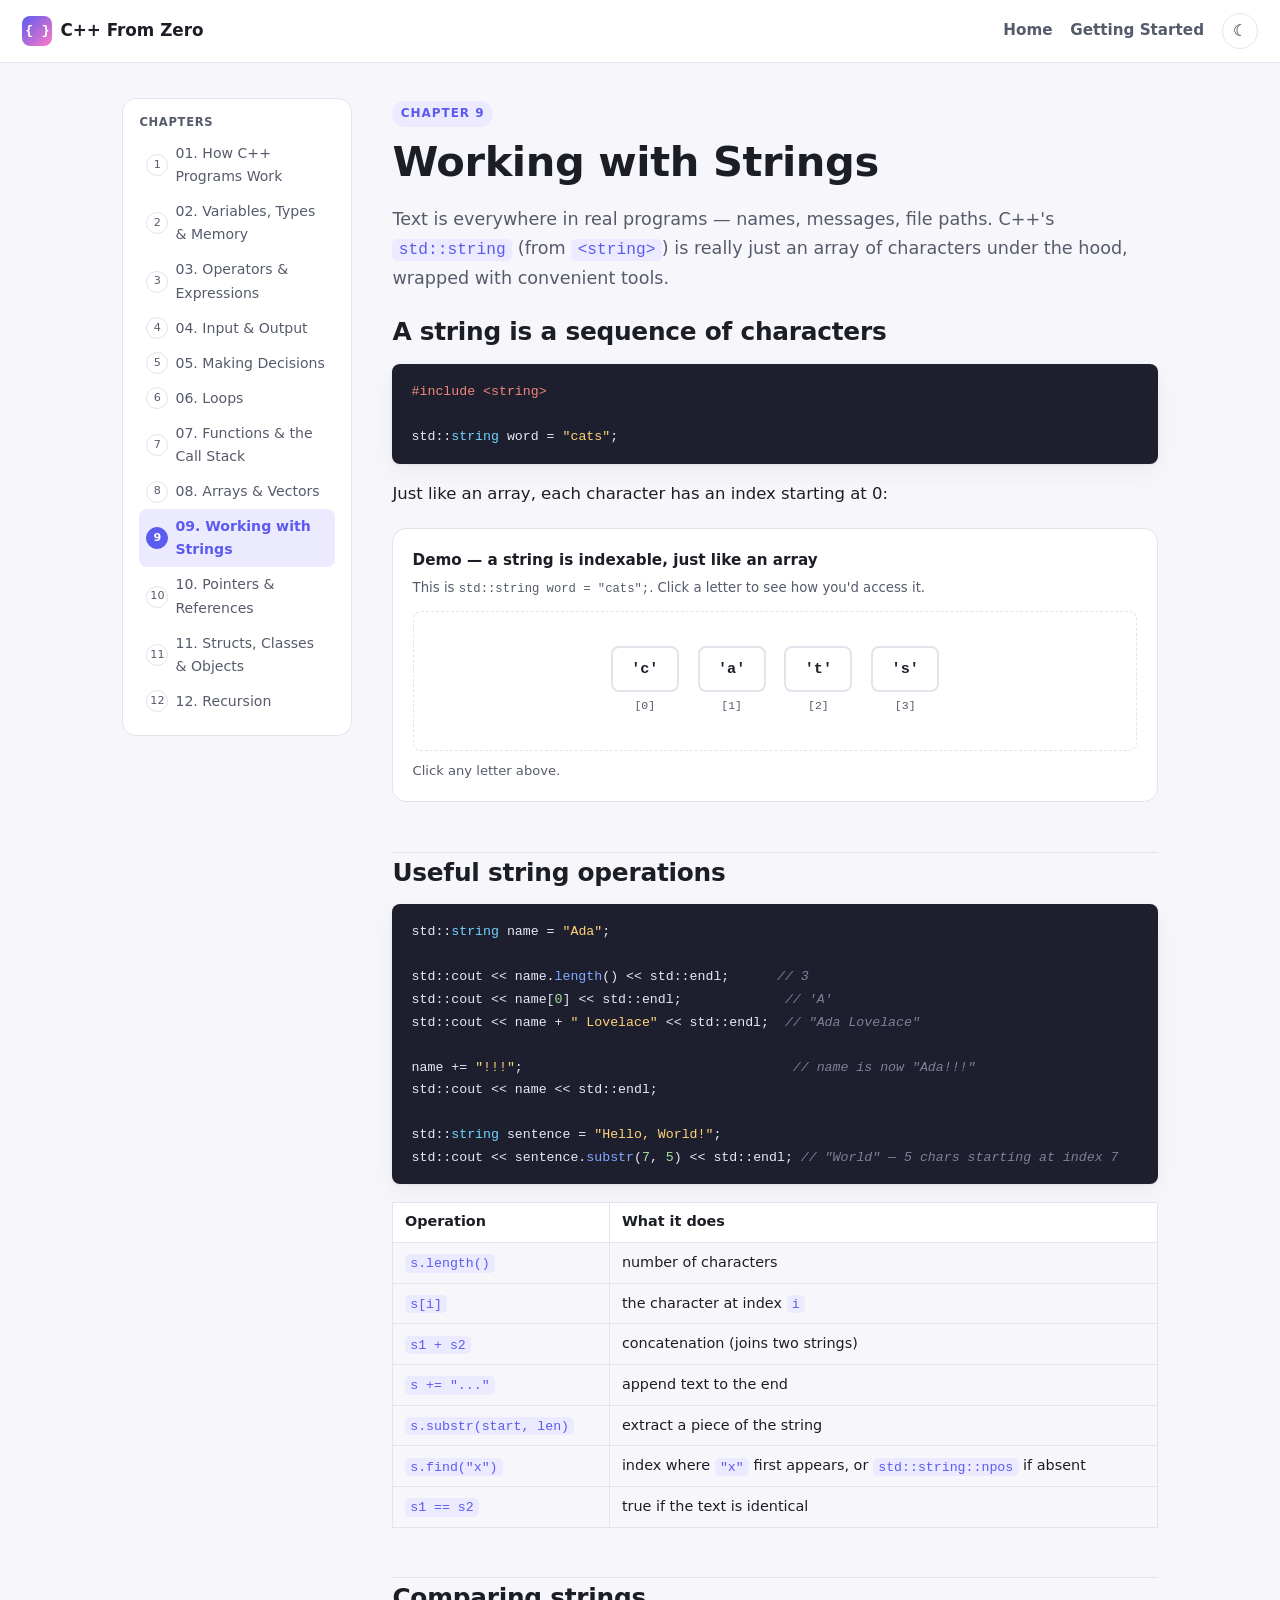
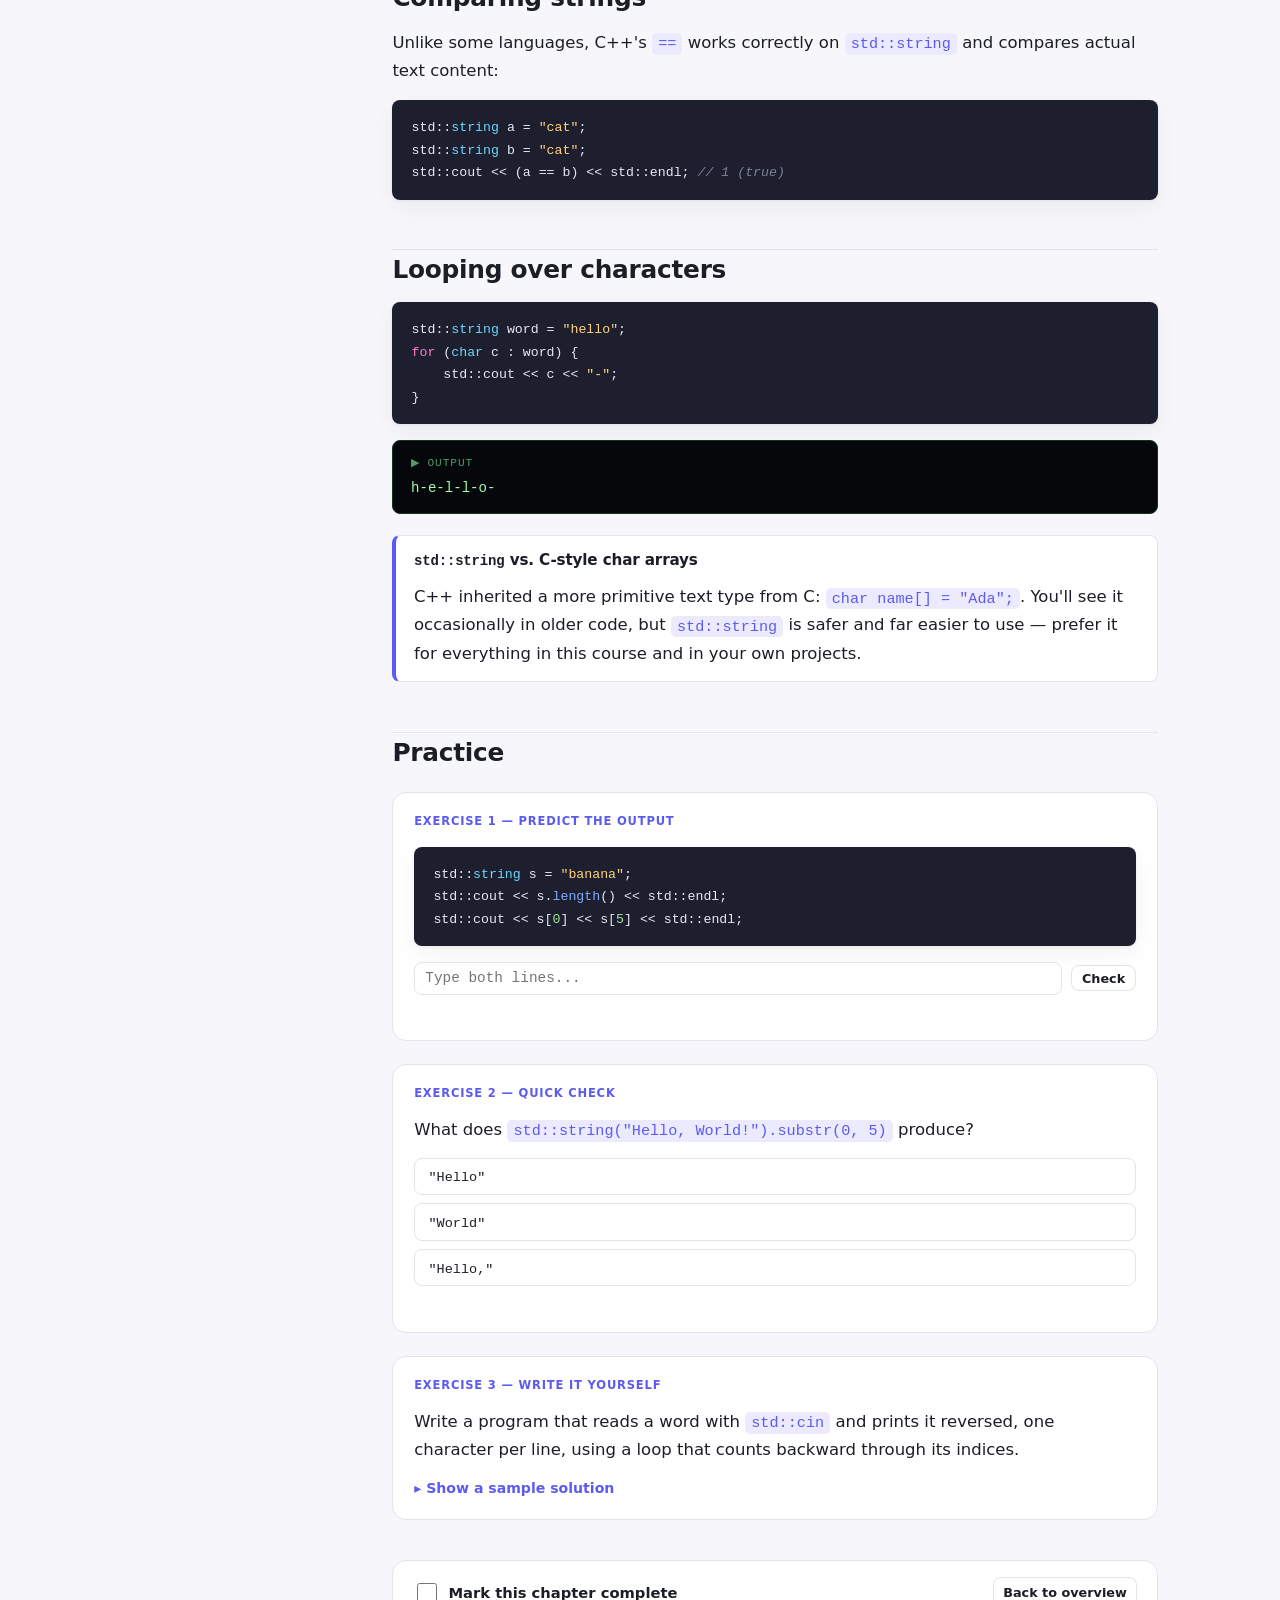
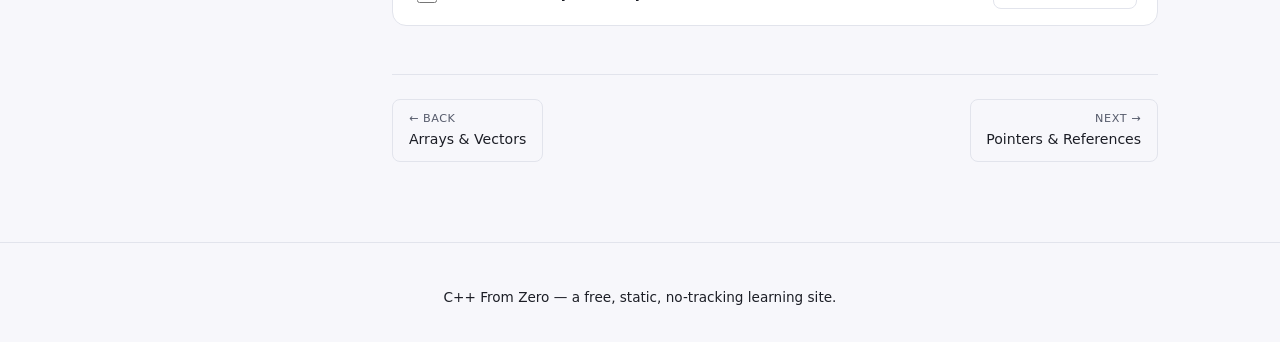
<file: chapters/09-strings.html>
<!doctype html>
<html lang="en">
<head>
<meta charset="UTF-8">
<meta name="viewport" content="width=device-width, initial-scale=1.0">
<title>9. Working with Strings — C++ From Zero</title>
<link rel="stylesheet" href="../css/style.css">
<link rel="icon" href="data:,">
</head>
<body>
<a class="skip-link" href="#main">Skip to content</a>

<header class="site-header">
  <a class="brand" href="../index.html"><span class="logo-mark">{ }</span> C++ From Zero</a>
  <nav>
    <a href="../index.html">Home</a>
    <a href="../getting-started.html">Getting Started</a>
    <button id="theme-toggle" class="theme-toggle" aria-label="Toggle theme">☾</button>
  </nav>
</header>

<div class="page-shell">
  <aside class="chapter-nav" data-chapter-nav><h4>Chapters</h4></aside>

  <main class="content" id="main">
    <span class="eyebrow">Chapter 9</span>
    <h1>Working with Strings</h1>
    <p class="lede">Text is everywhere in real programs — names, messages, file paths. C++'s <code>std::string</code> (from <code>&lt;string&gt;</code>) is really just an array of characters under the hood, wrapped with convenient tools.</p>

    <h2>A string is a sequence of characters</h2>
    <pre class="code-block"><code>#include &lt;string&gt;

std::string word = "cats";</code></pre>
    <p>Just like an array, each character has an index starting at 0:</p>

    <div class="demo">
      <div class="demo-title">Demo — a string is indexable, just like an array</div>
      <div class="demo-sub">This is <code>std::string word = "cats";</code>. Click a letter to see how you'd access it.</div>
      <div class="demo-stage" id="str-stage"></div>
      <div class="demo-log" id="str-log">Click any letter above.</div>
    </div>

    <h2>Useful string operations</h2>
    <pre class="code-block"><code>std::string name = "Ada";

std::cout &lt;&lt; name.length() &lt;&lt; std::endl;      // 3
std::cout &lt;&lt; name[0] &lt;&lt; std::endl;             // 'A'
std::cout &lt;&lt; name + " Lovelace" &lt;&lt; std::endl;  // "Ada Lovelace"

name += "!!!";                                  // name is now "Ada!!!"
std::cout &lt;&lt; name &lt;&lt; std::endl;

std::string sentence = "Hello, World!";
std::cout &lt;&lt; sentence.substr(7, 5) &lt;&lt; std::endl; // "World" — 5 chars starting at index 7</code></pre>

    <table>
      <thead><tr><th>Operation</th><th>What it does</th></tr></thead>
      <tbody>
        <tr><td><code>s.length()</code></td><td>number of characters</td></tr>
        <tr><td><code>s[i]</code></td><td>the character at index <code>i</code></td></tr>
        <tr><td><code>s1 + s2</code></td><td>concatenation (joins two strings)</td></tr>
        <tr><td><code>s += "..."</code></td><td>append text to the end</td></tr>
        <tr><td><code>s.substr(start, len)</code></td><td>extract a piece of the string</td></tr>
        <tr><td><code>s.find("x")</code></td><td>index where <code>"x"</code> first appears, or <code>std::string::npos</code> if absent</td></tr>
        <tr><td><code>s1 == s2</code></td><td>true if the text is identical</td></tr>
      </tbody>
    </table>

    <h2>Comparing strings</h2>
    <p>Unlike some languages, C++'s <code>==</code> works correctly on <code>std::string</code> and compares actual text content:</p>
    <pre class="code-block"><code>std::string a = "cat";
std::string b = "cat";
std::cout &lt;&lt; (a == b) &lt;&lt; std::endl; // 1 (true)</code></pre>

    <h2>Looping over characters</h2>
    <pre class="code-block"><code>std::string word = "hello";
for (char c : word) {
    std::cout &lt;&lt; c &lt;&lt; "-";
}</code></pre>
    <div class="output-block">h-e-l-l-o-</div>

    <div class="callout tip">
      <h4><code>std::string</code> vs. C-style char arrays</h4>
      <p>C++ inherited a more primitive text type from C: <code>char name[] = "Ada";</code>. You'll see it occasionally in older code, but <code>std::string</code> is safer and far easier to use — prefer it for everything in this course and in your own projects.</p>
    </div>

    <h2>Practice</h2>

    <div class="exercise">
      <span class="ex-label">Exercise 1 — Predict the output</span>
      <pre class="code-block"><code>std::string s = "banana";
std::cout &lt;&lt; s.length() &lt;&lt; std::endl;
std::cout &lt;&lt; s[0] &lt;&lt; s[5] &lt;&lt; std::endl;</code></pre>
      <div class="quiz predict-output" data-answer="6
ba">
        <div class="quiz-row">
          <input type="text" placeholder="Type both lines...">
          <button class="btn btn-sm check-btn">Check</button>
        </div>
        <div class="quiz-feedback"></div>
      </div>
    </div>

    <div class="exercise">
      <span class="ex-label">Exercise 2 — Quick check</span>
      <p>What does <code>std::string("Hello, World!").substr(0, 5)</code> produce?</p>
      <div class="quiz mcq" data-correct="0">
        <div class="mcq-options">
          <button data-choice="0"><code>"Hello"</code></button>
          <button data-choice="1"><code>"World"</code></button>
          <button data-choice="2"><code>"Hello,"</code></button>
        </div>
        <div class="quiz-feedback"></div>
      </div>
    </div>

    <div class="exercise">
      <span class="ex-label">Exercise 3 — Write it yourself</span>
      <p>Write a program that reads a word with <code>std::cin</code> and prints it reversed, one character per line, using a loop that counts backward through its indices.</p>
      <details class="solution">
        <summary>Show a sample solution</summary>
        <pre class="code-block"><code>std::string word;
std::cin &gt;&gt; word;

for (int i = word.length() - 1; i &gt;= 0; i--) {
    std::cout &lt;&lt; word[i] &lt;&lt; std::endl;
}</code></pre>
      </details>
    </div>

    <div class="complete-bar">
      <label><input type="checkbox" id="mark-complete" data-chapter-id="09"> Mark this chapter complete</label>
      <a class="btn btn-sm" href="../index.html">Back to overview</a>
    </div>

    <div class="chapter-footnav">
      <a class="prev" href="08-arrays.html"><span class="dir">← Back</span>Arrays &amp; Vectors</a>
      <a class="next" href="10-pointers-references.html"><span class="dir">Next →</span>Pointers &amp; References</a>
    </div>
  </main>
</div>

<footer class="site-footer"><p>C++ From Zero — a free, static, no-tracking learning site.</p></footer>

<script src="../js/main.js"></script>
<script src="../js/highlight.js"></script>
<script src="../js/quiz.js"></script>
<script src="../js/animations.js"></script>
<script>
(function () {
  var word = "cats";
  var stage = document.getElementById("str-stage");
  var log = document.getElementById("str-log");
  var defs = word.split("").map(function (c, i) { return { id: i, name: "[" + i + "]", value: "'" + c + "'" }; });
  var map = CPP101.renderBoxes(stage, defs);
  word.split("").forEach(function (c, i) {
    var box = document.getElementById(stage.id + "-box-" + i);
    box.style.cursor = "pointer";
    box.addEventListener("click", function () {
      Object.keys(map).forEach(function (k) { map[k].root.classList.remove("flash"); });
      map[i].root.classList.add("flash");
      log.textContent = "word[" + i + "] == '" + c + "'";
    });
  });
})();
</script>
</body>
</html>
</file>
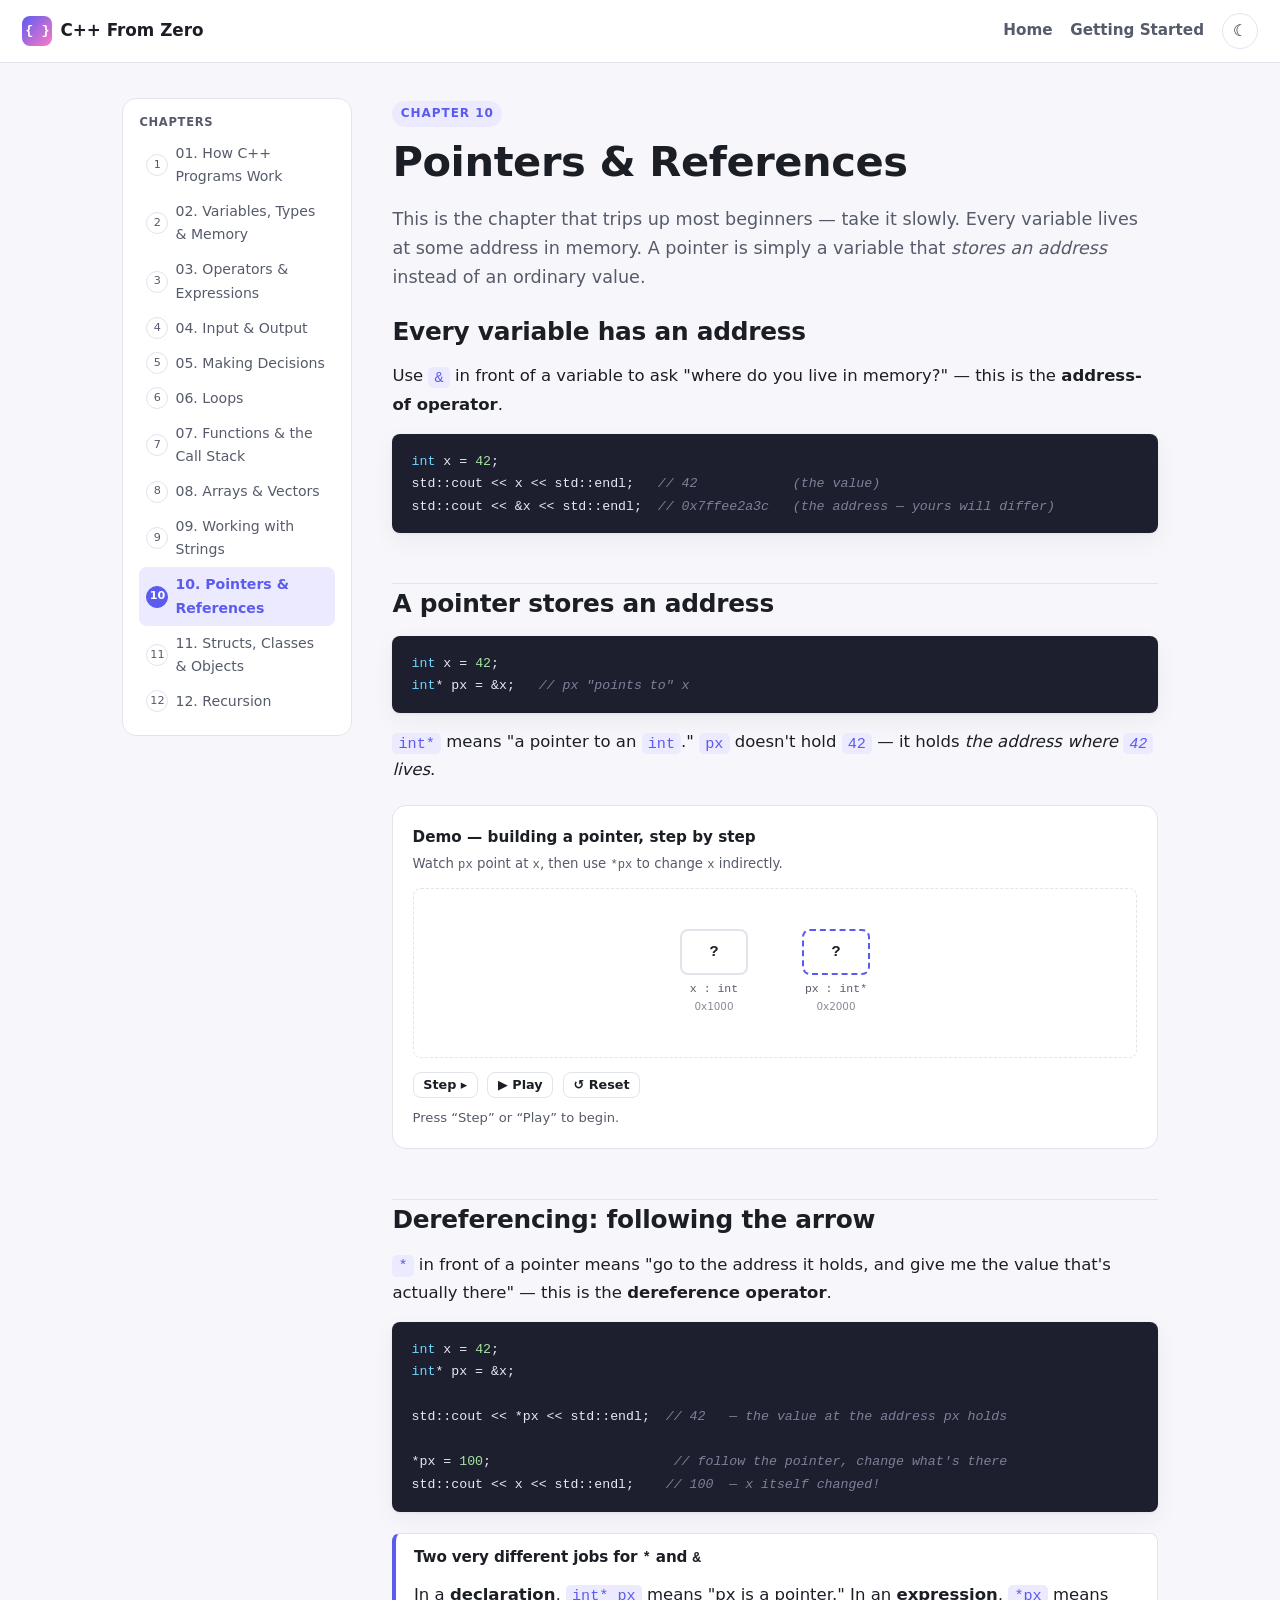
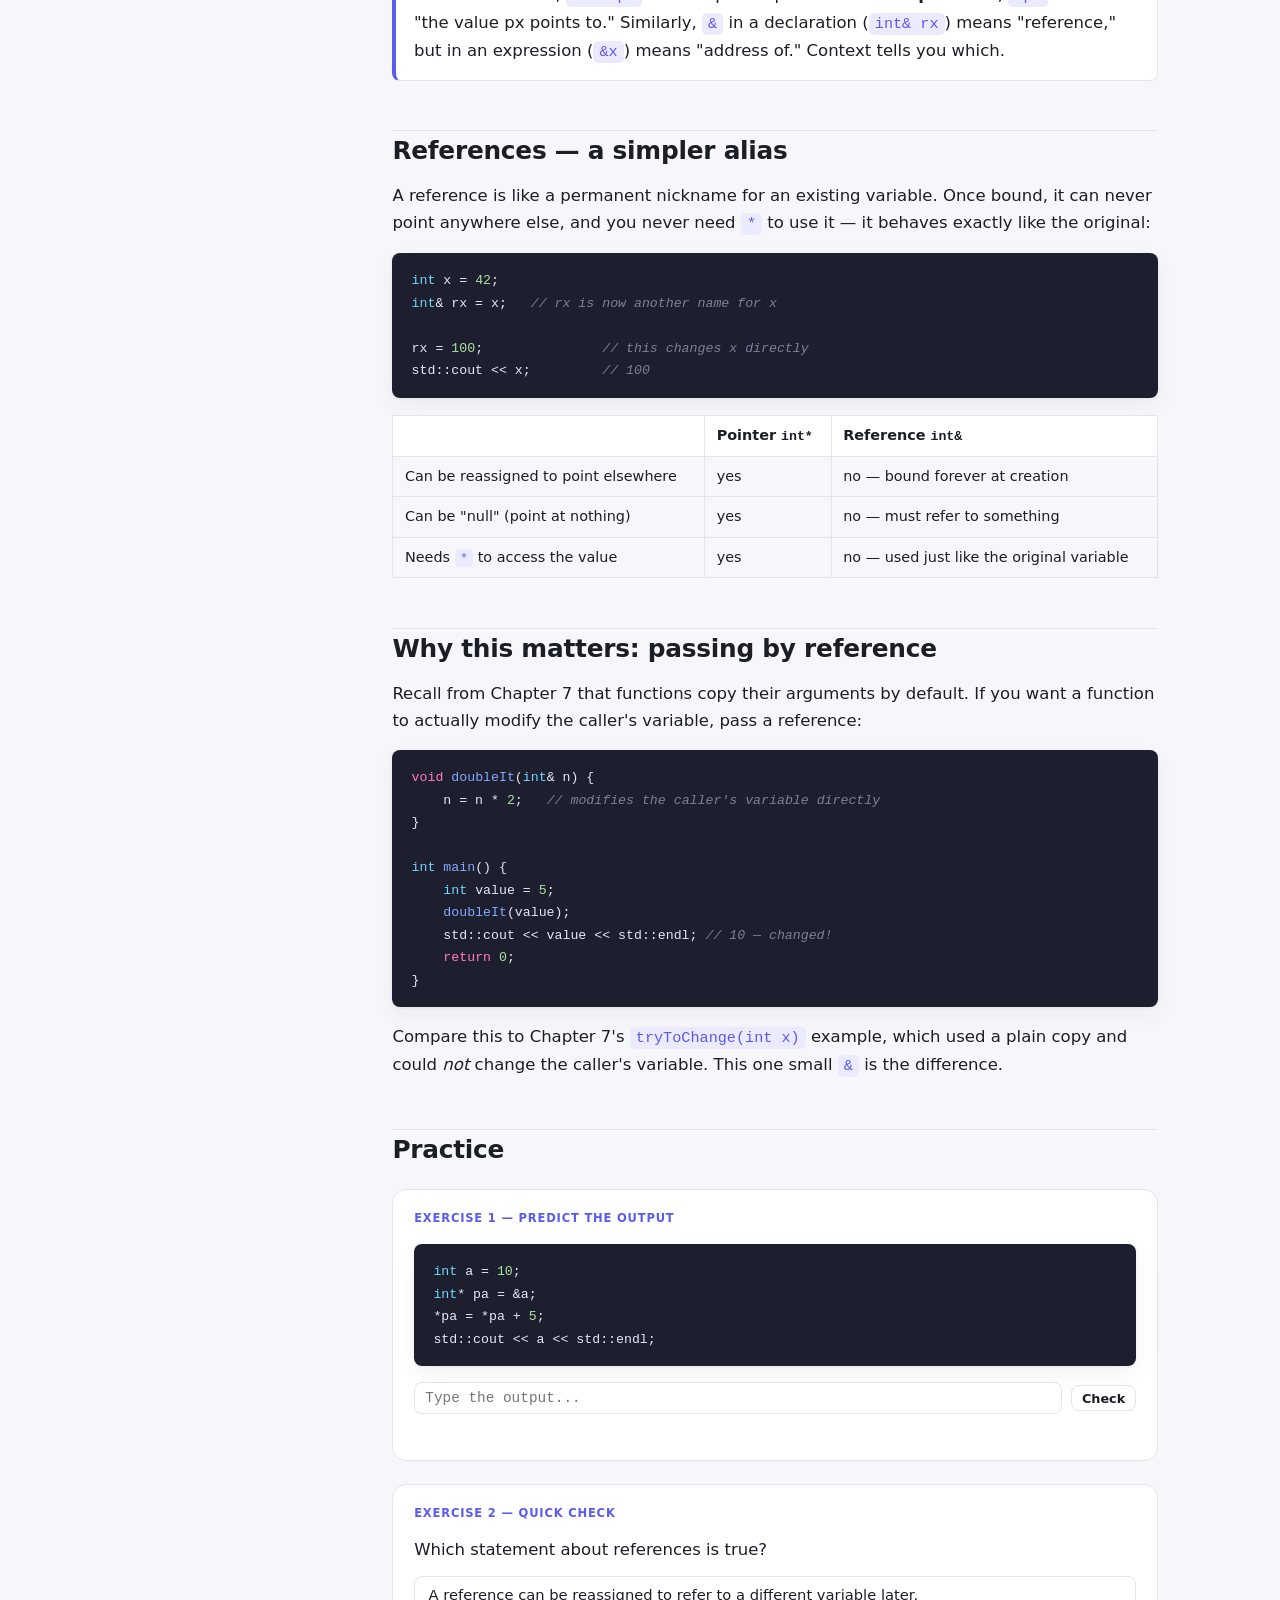
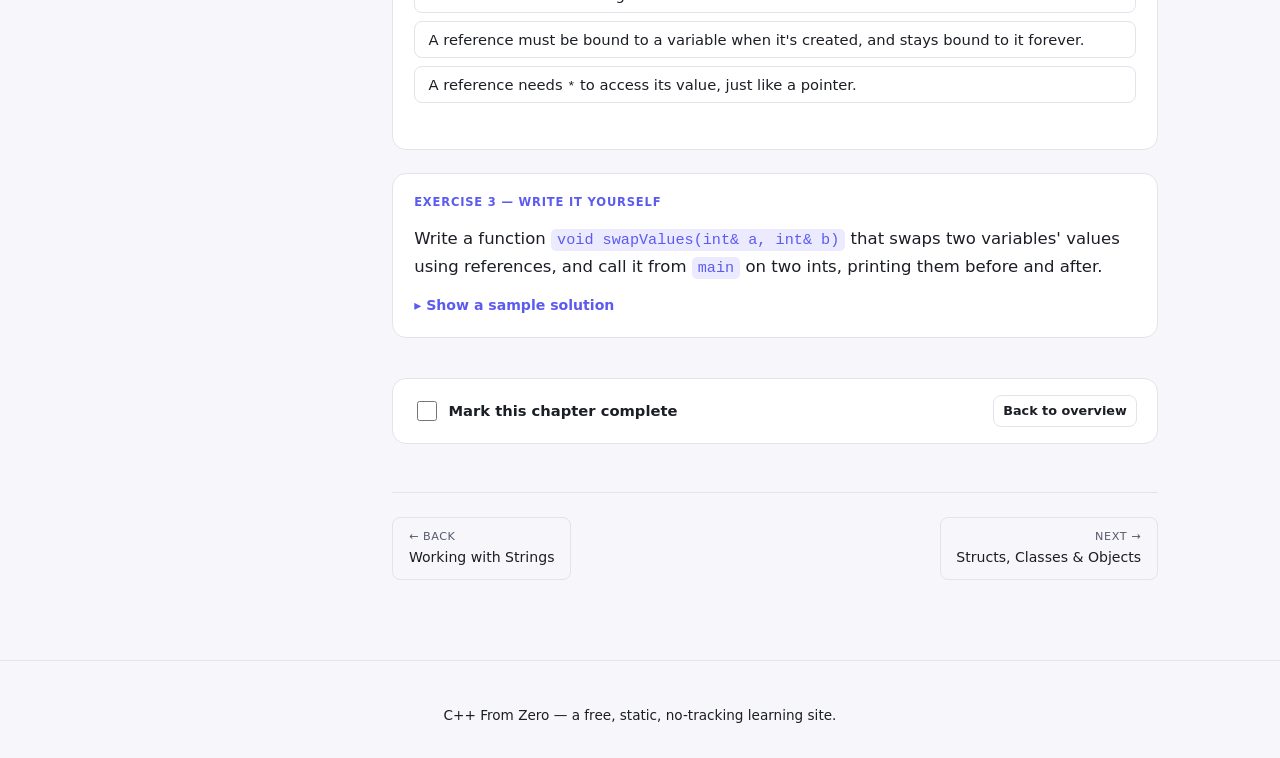
<file: chapters/10-pointers-references.html>
<!doctype html>
<html lang="en">
<head>
<meta charset="UTF-8">
<meta name="viewport" content="width=device-width, initial-scale=1.0">
<title>10. Pointers &amp; References — C++ From Zero</title>
<link rel="stylesheet" href="../css/style.css">
<link rel="icon" href="data:,">
</head>
<body>
<a class="skip-link" href="#main">Skip to content</a>

<header class="site-header">
  <a class="brand" href="../index.html"><span class="logo-mark">{ }</span> C++ From Zero</a>
  <nav>
    <a href="../index.html">Home</a>
    <a href="../getting-started.html">Getting Started</a>
    <button id="theme-toggle" class="theme-toggle" aria-label="Toggle theme">☾</button>
  </nav>
</header>

<div class="page-shell">
  <aside class="chapter-nav" data-chapter-nav><h4>Chapters</h4></aside>

  <main class="content" id="main">
    <span class="eyebrow">Chapter 10</span>
    <h1>Pointers &amp; References</h1>
    <p class="lede">This is the chapter that trips up most beginners — take it slowly. Every variable lives at some address in memory. A pointer is simply a variable that <em>stores an address</em> instead of an ordinary value.</p>

    <h2>Every variable has an address</h2>
    <p>Use <code>&amp;</code> in front of a variable to ask "where do you live in memory?" — this is the <strong>address-of operator</strong>.</p>
    <pre class="code-block"><code>int x = 42;
std::cout &lt;&lt; x &lt;&lt; std::endl;   // 42            (the value)
std::cout &lt;&lt; &amp;x &lt;&lt; std::endl;  // 0x7ffee2a3c   (the address — yours will differ)</code></pre>

    <h2>A pointer stores an address</h2>
    <pre class="code-block"><code>int x = 42;
int* px = &amp;x;   // px "points to" x</code></pre>
    <p><code>int*</code> means "a pointer to an <code>int</code>." <code>px</code> doesn't hold <code>42</code> — it holds <em>the address where <code>42</code> lives</em>.</p>

    <div class="demo">
      <div class="demo-title">Demo — building a pointer, step by step</div>
      <div class="demo-sub">Watch <code>px</code> point at <code>x</code>, then use <code>*px</code> to change <code>x</code> indirectly.</div>
      <div class="demo-stage" id="ptr-stage" style="min-height:170px;"></div>
      <div class="demo-controls" id="ptr-controls">
        <button class="btn btn-sm" data-role="next">Step ▸</button>
        <button class="btn btn-sm" data-role="play">▶ Play</button>
        <button class="btn btn-sm" data-role="reset">↺ Reset</button>
      </div>
      <div class="demo-log" id="ptr-log"></div>
    </div>

    <h2>Dereferencing: following the arrow</h2>
    <p><code>*</code> in front of a pointer means "go to the address it holds, and give me the value that's actually there" — this is the <strong>dereference operator</strong>.</p>
    <pre class="code-block"><code>int x = 42;
int* px = &amp;x;

std::cout &lt;&lt; *px &lt;&lt; std::endl;  // 42   — the value at the address px holds

*px = 100;                       // follow the pointer, change what's there
std::cout &lt;&lt; x &lt;&lt; std::endl;    // 100  — x itself changed!</code></pre>
    <div class="callout tip">
      <h4>Two very different jobs for <code>*</code> and <code>&amp;</code></h4>
      <p>In a <strong>declaration</strong>, <code>int* px</code> means "px is a pointer." In an <strong>expression</strong>, <code>*px</code> means "the value px points to." Similarly, <code>&amp;</code> in a declaration (<code>int&amp; rx</code>) means "reference," but in an expression (<code>&amp;x</code>) means "address of." Context tells you which.</p>
    </div>

    <h2>References — a simpler alias</h2>
    <p>A reference is like a permanent nickname for an existing variable. Once bound, it can never point anywhere else, and you never need <code>*</code> to use it — it behaves exactly like the original:</p>
    <pre class="code-block"><code>int x = 42;
int&amp; rx = x;   // rx is now another name for x

rx = 100;               // this changes x directly
std::cout &lt;&lt; x;         // 100</code></pre>

    <table>
      <thead><tr><th></th><th>Pointer <code>int*</code></th><th>Reference <code>int&amp;</code></th></tr></thead>
      <tbody>
        <tr><td>Can be reassigned to point elsewhere</td><td>yes</td><td>no — bound forever at creation</td></tr>
        <tr><td>Can be "null" (point at nothing)</td><td>yes</td><td>no — must refer to something</td></tr>
        <tr><td>Needs <code>*</code> to access the value</td><td>yes</td><td>no — used just like the original variable</td></tr>
      </tbody>
    </table>

    <h2>Why this matters: passing by reference</h2>
    <p>Recall from Chapter 7 that functions copy their arguments by default. If you want a function to actually modify the caller's variable, pass a reference:</p>
    <pre class="code-block"><code>void doubleIt(int&amp; n) {
    n = n * 2;   // modifies the caller's variable directly
}

int main() {
    int value = 5;
    doubleIt(value);
    std::cout &lt;&lt; value &lt;&lt; std::endl; // 10 — changed!
    return 0;
}</code></pre>
    <p>Compare this to Chapter 7's <code>tryToChange(int x)</code> example, which used a plain copy and could <em>not</em> change the caller's variable. This one small <code>&amp;</code> is the difference.</p>

    <h2>Practice</h2>

    <div class="exercise">
      <span class="ex-label">Exercise 1 — Predict the output</span>
      <pre class="code-block"><code>int a = 10;
int* pa = &amp;a;
*pa = *pa + 5;
std::cout &lt;&lt; a &lt;&lt; std::endl;</code></pre>
      <div class="quiz predict-output" data-answer="15">
        <div class="quiz-row">
          <input type="text" placeholder="Type the output...">
          <button class="btn btn-sm check-btn">Check</button>
        </div>
        <div class="quiz-feedback"></div>
      </div>
    </div>

    <div class="exercise">
      <span class="ex-label">Exercise 2 — Quick check</span>
      <p>Which statement about references is true?</p>
      <div class="quiz mcq" data-correct="1">
        <div class="mcq-options">
          <button data-choice="0">A reference can be reassigned to refer to a different variable later.</button>
          <button data-choice="1">A reference must be bound to a variable when it's created, and stays bound to it forever.</button>
          <button data-choice="2">A reference needs <code>*</code> to access its value, just like a pointer.</button>
        </div>
        <div class="quiz-feedback"></div>
      </div>
    </div>

    <div class="exercise">
      <span class="ex-label">Exercise 3 — Write it yourself</span>
      <p>Write a function <code>void swapValues(int&amp; a, int&amp; b)</code> that swaps two variables' values using references, and call it from <code>main</code> on two ints, printing them before and after.</p>
      <details class="solution">
        <summary>Show a sample solution</summary>
        <pre class="code-block"><code>void swapValues(int&amp; a, int&amp; b) {
    int temp = a;
    a = b;
    b = temp;
}

int main() {
    int x = 1, y = 2;
    std::cout &lt;&lt; x &lt;&lt; " " &lt;&lt; y &lt;&lt; std::endl; // 1 2
    swapValues(x, y);
    std::cout &lt;&lt; x &lt;&lt; " " &lt;&lt; y &lt;&lt; std::endl; // 2 1
    return 0;
}</code></pre>
      </details>
    </div>

    <div class="complete-bar">
      <label><input type="checkbox" id="mark-complete" data-chapter-id="10"> Mark this chapter complete</label>
      <a class="btn btn-sm" href="../index.html">Back to overview</a>
    </div>

    <div class="chapter-footnav">
      <a class="prev" href="09-strings.html"><span class="dir">← Back</span>Working with Strings</a>
      <a class="next" href="11-structs-classes.html"><span class="dir">Next →</span>Structs, Classes &amp; Objects</a>
    </div>
  </main>
</div>

<footer class="site-footer"><p>C++ From Zero — a free, static, no-tracking learning site.</p></footer>

<script src="../js/main.js"></script>
<script src="../js/highlight.js"></script>
<script src="../js/quiz.js"></script>
<script src="../js/animations.js"></script>
<script>
(function () {
  var stage = document.getElementById("ptr-stage");
  var log = document.getElementById("ptr-log");
  var controls = document.getElementById("ptr-controls");
  var map, arrows;

  function render() {
    stage.innerHTML = "";
    var row = document.createElement("div");
    row.style.display = "flex";
    row.style.gap = "3rem";
    row.style.alignItems = "flex-end";
    stage.appendChild(row);
    map = CPP101.renderBoxes(row, [
      { id: "x", name: "x", type: "int", value: "", addr: "0x1000" },
      { id: "px", name: "px", type: "int*", value: "", pointer: true, addr: "0x2000" }
    ]);
    arrows = CPP101.makeArrowLayer(stage);
  }
  render();

  CPP101.stepper({
    root: controls,
    log: log,
    reset: render,
    steps: [
      { label: "int x = 42;  → a box for x is created at address 0x1000.", run: function () { CPP101.setBoxValue(map, "x", 42); } },
      { label: "int* px = &x;  → px stores x's address, 0x1000.", run: function () {
          CPP101.setBoxValue(map, "px", "0x1000");
          arrows.draw(map.px.root, map.x.root);
        } },
      { label: "std::cout << *px;  → follow the arrow, read 42.", run: function () { map.x.root.classList.add("flash"); } },
      { label: "*px = 100;  → follow the arrow, overwrite x's value.", run: function () { CPP101.setBoxValue(map, "x", 100); } },
      { label: "x itself is now 100 — changed indirectly through px.", run: function () {} }
    ]
  });
})();
</script>
</body>
</html>
</file>
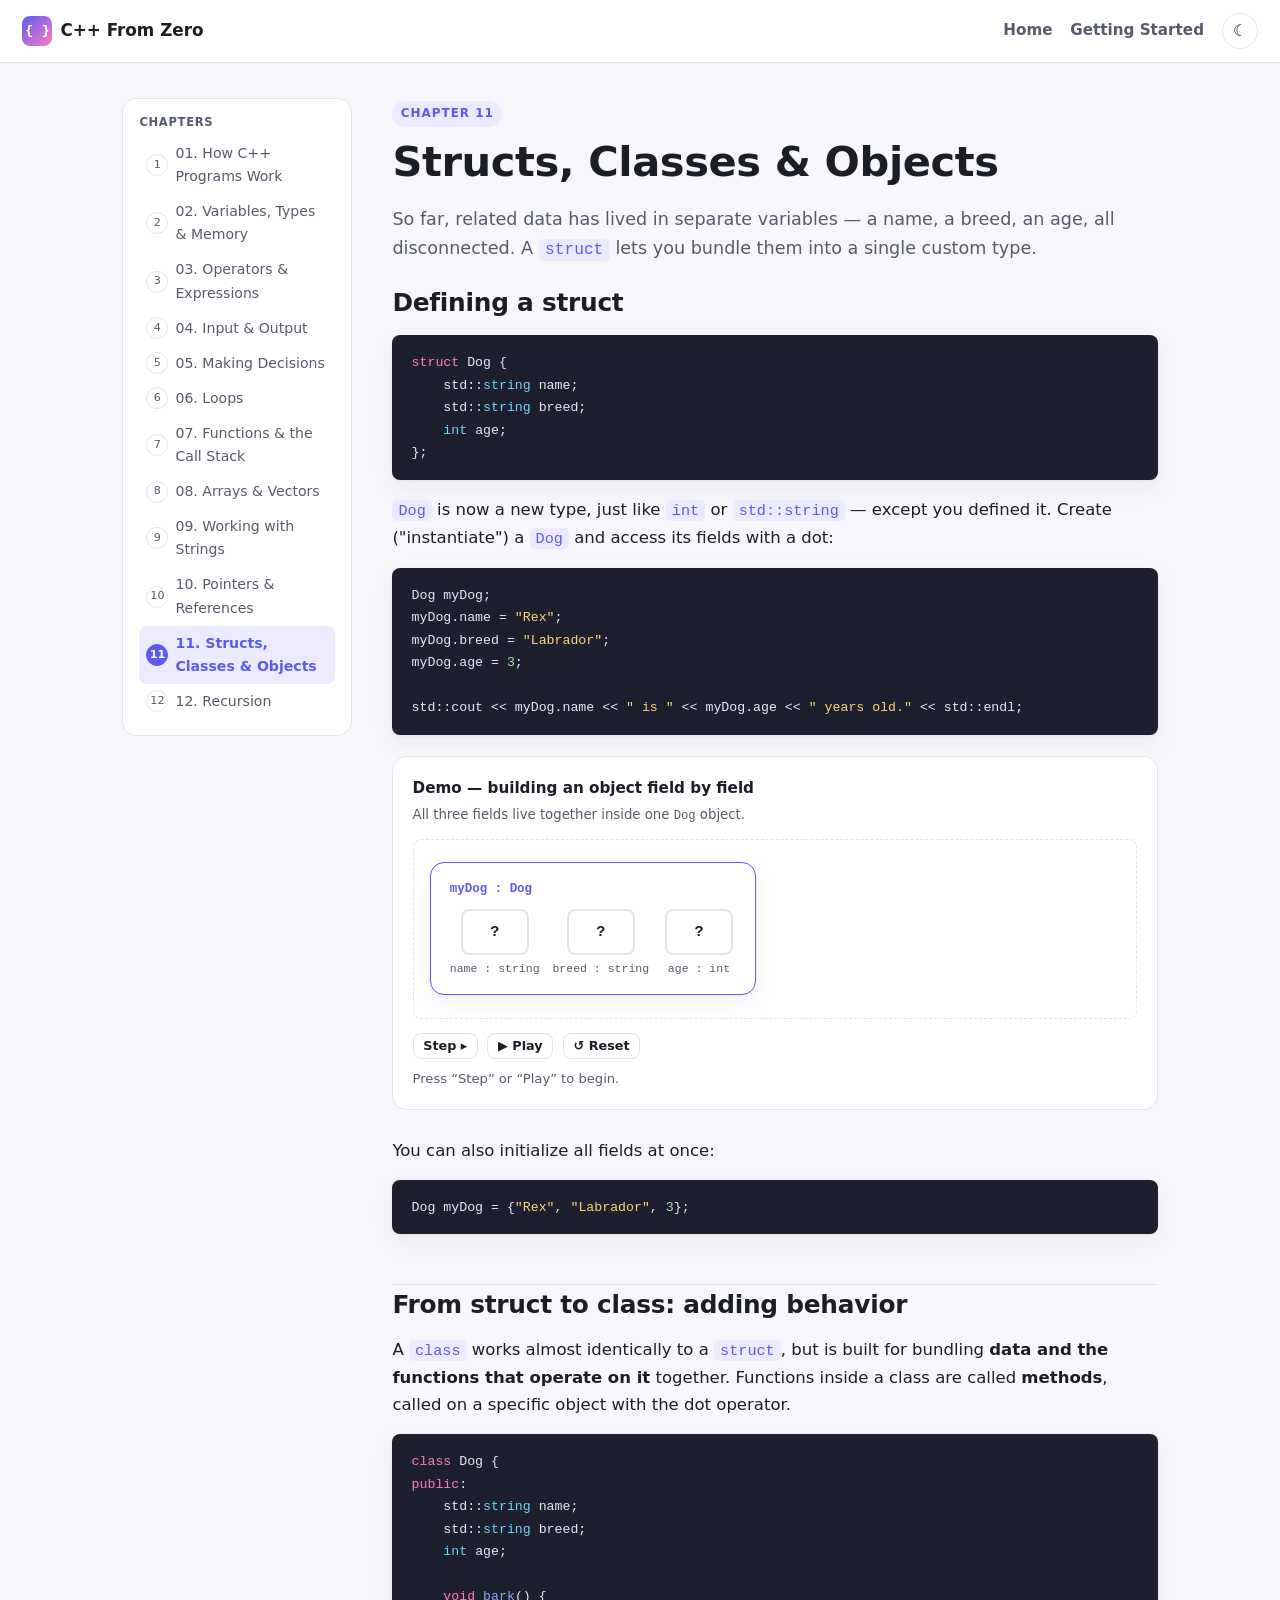
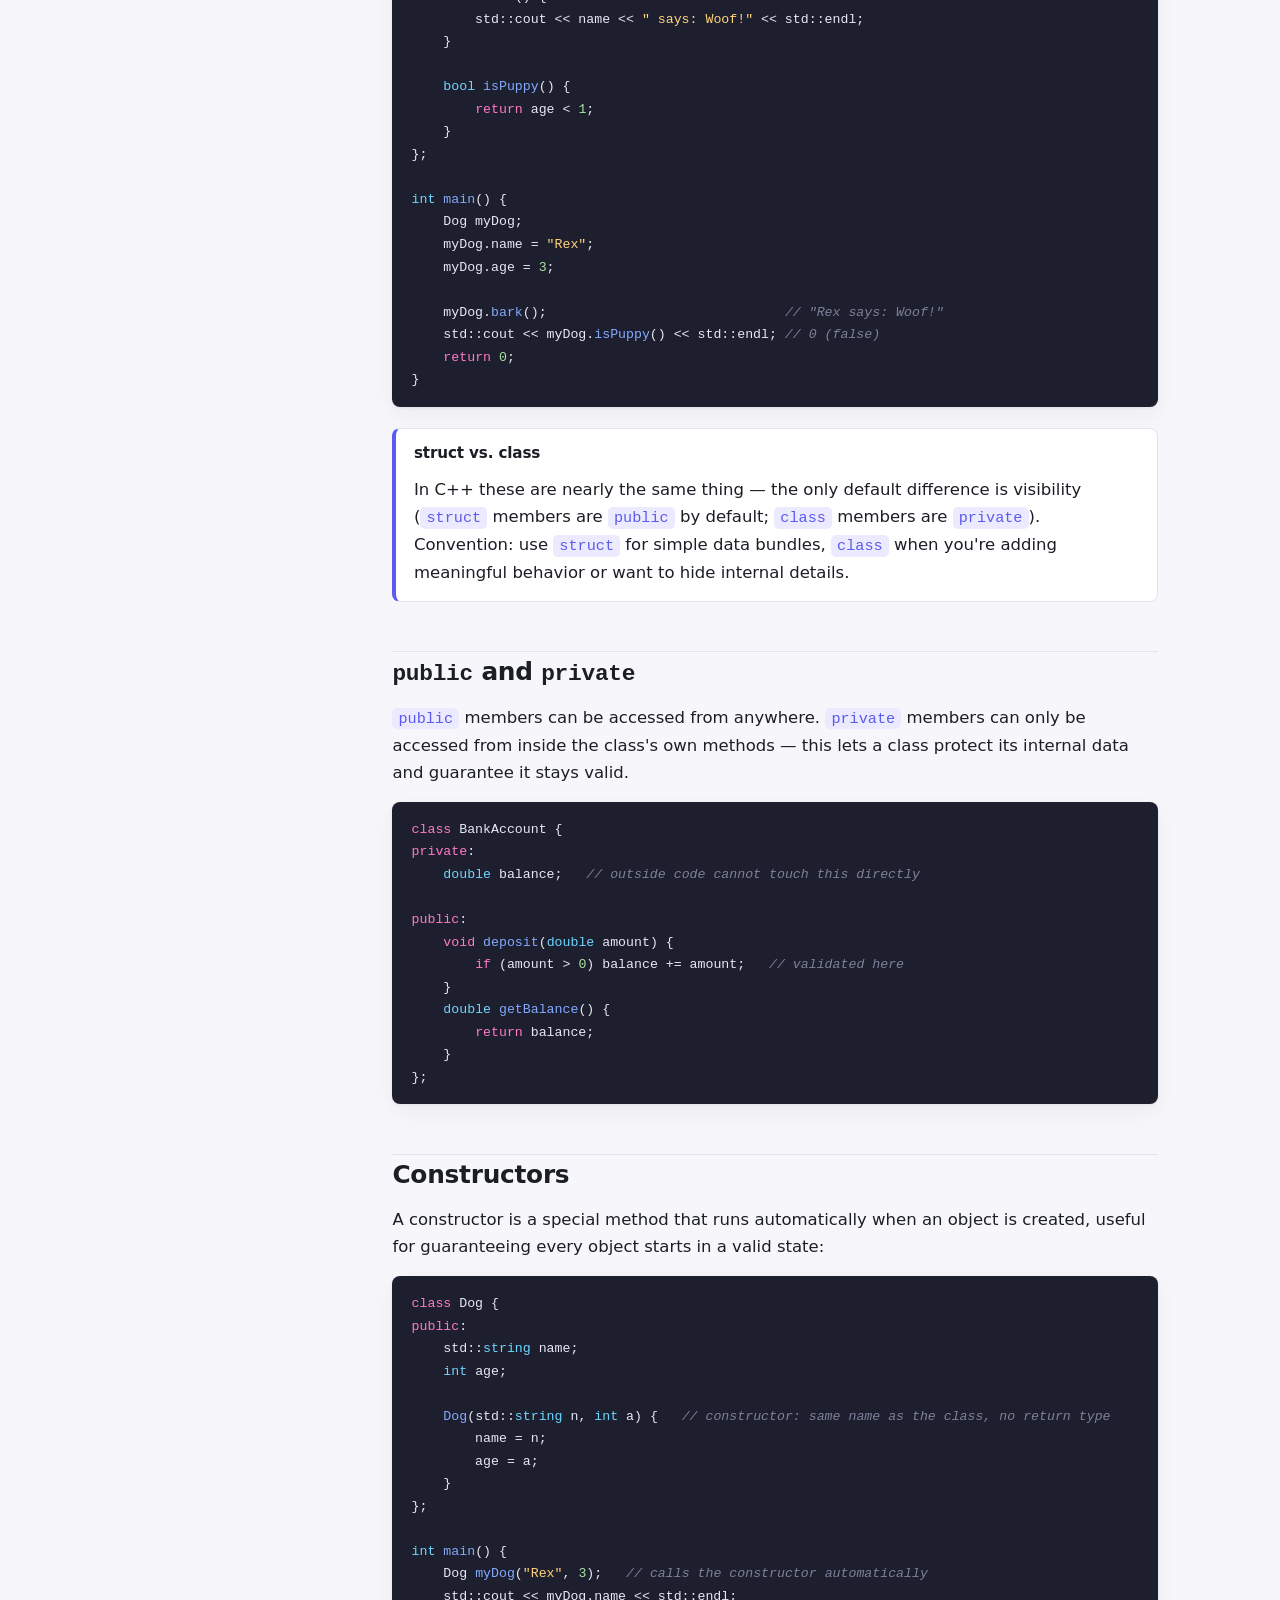
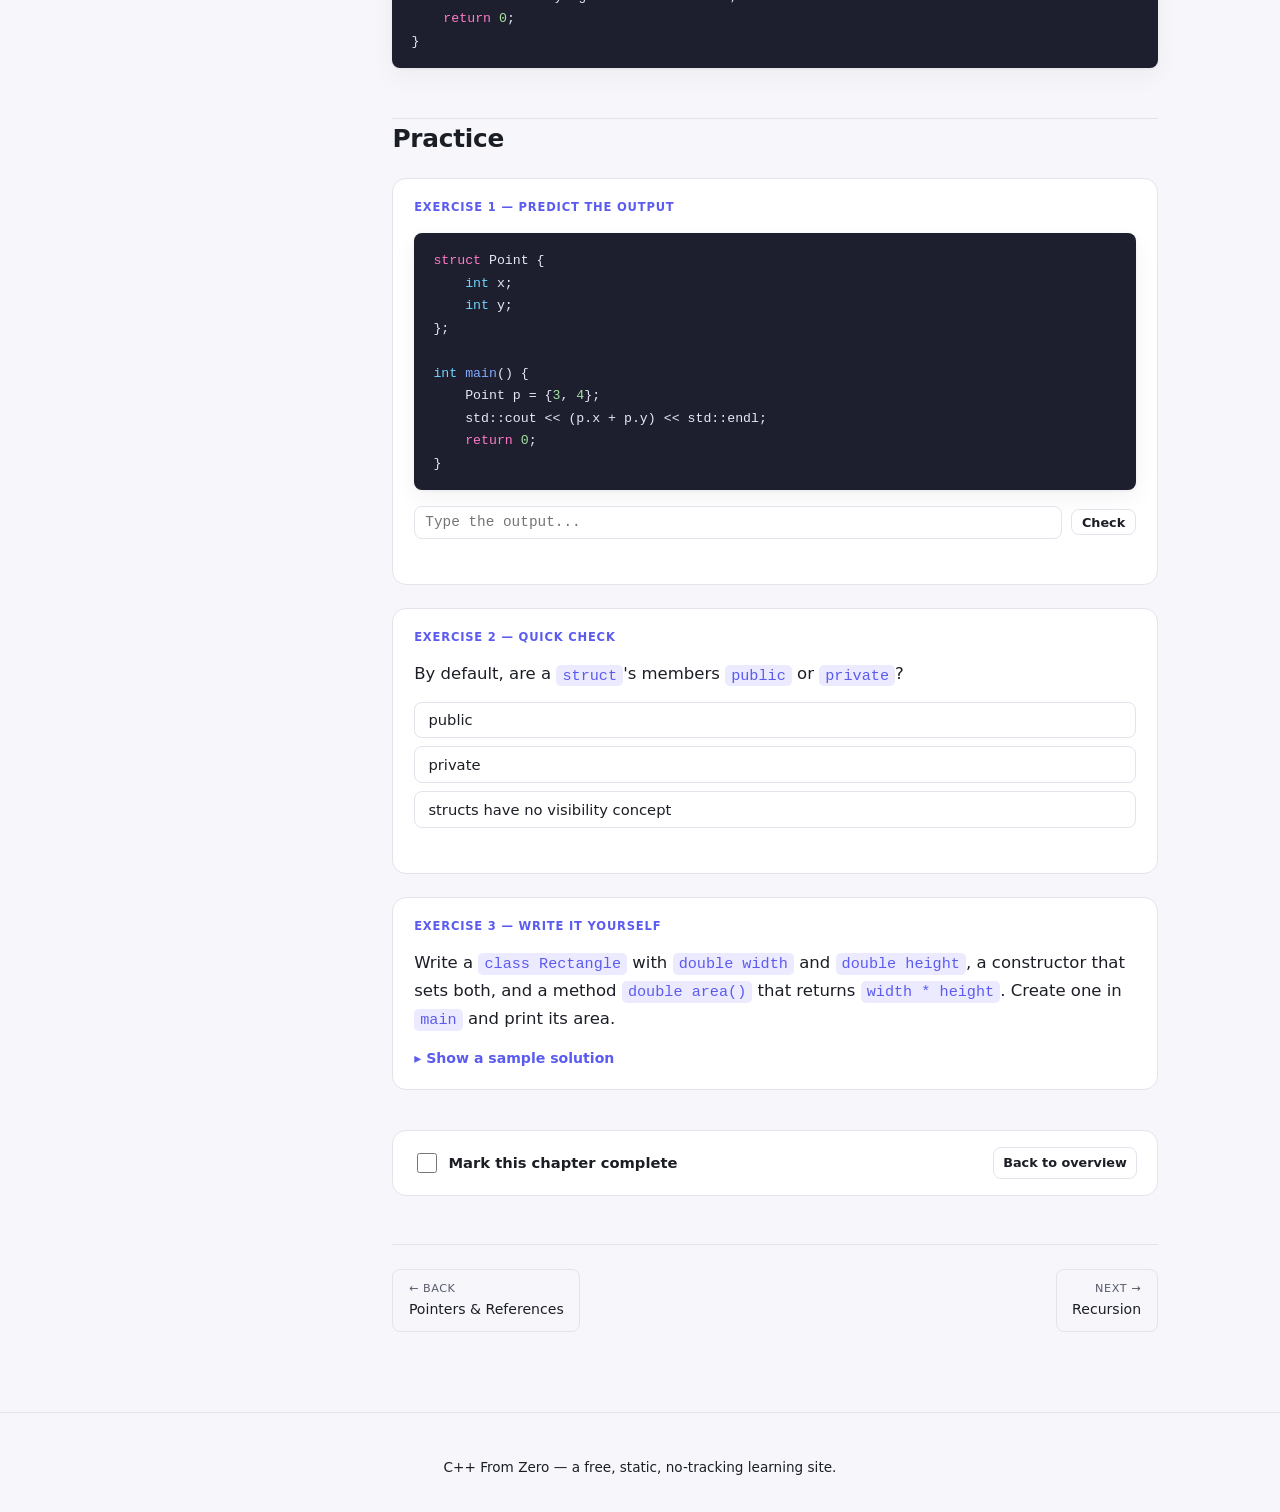
<file: chapters/11-structs-classes.html>
<!doctype html>
<html lang="en">
<head>
<meta charset="UTF-8">
<meta name="viewport" content="width=device-width, initial-scale=1.0">
<title>11. Structs, Classes &amp; Objects — C++ From Zero</title>
<link rel="stylesheet" href="../css/style.css">
<link rel="icon" href="data:,">
</head>
<body>
<a class="skip-link" href="#main">Skip to content</a>

<header class="site-header">
  <a class="brand" href="../index.html"><span class="logo-mark">{ }</span> C++ From Zero</a>
  <nav>
    <a href="../index.html">Home</a>
    <a href="../getting-started.html">Getting Started</a>
    <button id="theme-toggle" class="theme-toggle" aria-label="Toggle theme">☾</button>
  </nav>
</header>

<div class="page-shell">
  <aside class="chapter-nav" data-chapter-nav><h4>Chapters</h4></aside>

  <main class="content" id="main">
    <span class="eyebrow">Chapter 11</span>
    <h1>Structs, Classes &amp; Objects</h1>
    <p class="lede">So far, related data has lived in separate variables — a name, a breed, an age, all disconnected. A <code>struct</code> lets you bundle them into a single custom type.</p>

    <h2>Defining a struct</h2>
    <pre class="code-block"><code>struct Dog {
    std::string name;
    std::string breed;
    int age;
};</code></pre>
    <p><code>Dog</code> is now a new type, just like <code>int</code> or <code>std::string</code> — except you defined it. Create ("instantiate") a <code>Dog</code> and access its fields with a dot:</p>
    <pre class="code-block"><code>Dog myDog;
myDog.name = "Rex";
myDog.breed = "Labrador";
myDog.age = 3;

std::cout &lt;&lt; myDog.name &lt;&lt; " is " &lt;&lt; myDog.age &lt;&lt; " years old." &lt;&lt; std::endl;</code></pre>

    <div class="demo">
      <div class="demo-title">Demo — building an object field by field</div>
      <div class="demo-sub">All three fields live together inside one <code>Dog</code> object.</div>
      <div class="demo-stage" id="obj-stage" style="flex-direction:column; align-items:flex-start;"></div>
      <div class="demo-controls" id="obj-controls">
        <button class="btn btn-sm" data-role="next">Step ▸</button>
        <button class="btn btn-sm" data-role="play">▶ Play</button>
        <button class="btn btn-sm" data-role="reset">↺ Reset</button>
      </div>
      <div class="demo-log" id="obj-log"></div>
    </div>

    <p>You can also initialize all fields at once:</p>
    <pre class="code-block"><code>Dog myDog = {"Rex", "Labrador", 3};</code></pre>

    <h2>From struct to class: adding behavior</h2>
    <p>A <code>class</code> works almost identically to a <code>struct</code>, but is built for bundling <strong>data and the functions that operate on it</strong> together. Functions inside a class are called <strong>methods</strong>, called on a specific object with the dot operator.</p>
    <pre class="code-block"><code>class Dog {
public:
    std::string name;
    std::string breed;
    int age;

    void bark() {
        std::cout &lt;&lt; name &lt;&lt; " says: Woof!" &lt;&lt; std::endl;
    }

    bool isPuppy() {
        return age &lt; 1;
    }
};

int main() {
    Dog myDog;
    myDog.name = "Rex";
    myDog.age = 3;

    myDog.bark();                              // "Rex says: Woof!"
    std::cout &lt;&lt; myDog.isPuppy() &lt;&lt; std::endl; // 0 (false)
    return 0;
}</code></pre>

    <div class="callout tip">
      <h4>struct vs. class</h4>
      <p>In C++ these are nearly the same thing — the only default difference is visibility (<code>struct</code> members are <code>public</code> by default; <code>class</code> members are <code>private</code>). Convention: use <code>struct</code> for simple data bundles, <code>class</code> when you're adding meaningful behavior or want to hide internal details.</p>
    </div>

    <h2><code>public</code> and <code>private</code></h2>
    <p><code>public</code> members can be accessed from anywhere. <code>private</code> members can only be accessed from inside the class's own methods — this lets a class protect its internal data and guarantee it stays valid.</p>
    <pre class="code-block"><code>class BankAccount {
private:
    double balance;   // outside code cannot touch this directly

public:
    void deposit(double amount) {
        if (amount &gt; 0) balance += amount;   // validated here
    }
    double getBalance() {
        return balance;
    }
};</code></pre>

    <h2>Constructors</h2>
    <p>A constructor is a special method that runs automatically when an object is created, useful for guaranteeing every object starts in a valid state:</p>
    <pre class="code-block"><code>class Dog {
public:
    std::string name;
    int age;

    Dog(std::string n, int a) {   // constructor: same name as the class, no return type
        name = n;
        age = a;
    }
};

int main() {
    Dog myDog("Rex", 3);   // calls the constructor automatically
    std::cout &lt;&lt; myDog.name &lt;&lt; std::endl;
    return 0;
}</code></pre>

    <h2>Practice</h2>

    <div class="exercise">
      <span class="ex-label">Exercise 1 — Predict the output</span>
      <pre class="code-block"><code>struct Point {
    int x;
    int y;
};

int main() {
    Point p = {3, 4};
    std::cout &lt;&lt; (p.x + p.y) &lt;&lt; std::endl;
    return 0;
}</code></pre>
      <div class="quiz predict-output" data-answer="7">
        <div class="quiz-row">
          <input type="text" placeholder="Type the output...">
          <button class="btn btn-sm check-btn">Check</button>
        </div>
        <div class="quiz-feedback"></div>
      </div>
    </div>

    <div class="exercise">
      <span class="ex-label">Exercise 2 — Quick check</span>
      <p>By default, are a <code>struct</code>'s members <code>public</code> or <code>private</code>?</p>
      <div class="quiz mcq" data-correct="0">
        <div class="mcq-options">
          <button data-choice="0">public</button>
          <button data-choice="1">private</button>
          <button data-choice="2">structs have no visibility concept</button>
        </div>
        <div class="quiz-feedback"></div>
      </div>
    </div>

    <div class="exercise">
      <span class="ex-label">Exercise 3 — Write it yourself</span>
      <p>Write a <code>class Rectangle</code> with <code>double width</code> and <code>double height</code>, a constructor that sets both, and a method <code>double area()</code> that returns <code>width * height</code>. Create one in <code>main</code> and print its area.</p>
      <details class="solution">
        <summary>Show a sample solution</summary>
        <pre class="code-block"><code>class Rectangle {
public:
    double width;
    double height;

    Rectangle(double w, double h) {
        width = w;
        height = h;
    }

    double area() {
        return width * height;
    }
};

int main() {
    Rectangle r(4.0, 5.5);
    std::cout &lt;&lt; r.area() &lt;&lt; std::endl; // 22
    return 0;
}</code></pre>
      </details>
    </div>

    <div class="complete-bar">
      <label><input type="checkbox" id="mark-complete" data-chapter-id="11"> Mark this chapter complete</label>
      <a class="btn btn-sm" href="../index.html">Back to overview</a>
    </div>

    <div class="chapter-footnav">
      <a class="prev" href="10-pointers-references.html"><span class="dir">← Back</span>Pointers &amp; References</a>
      <a class="next" href="12-recursion.html"><span class="dir">Next →</span>Recursion</a>
    </div>
  </main>
</div>

<footer class="site-footer"><p>C++ From Zero — a free, static, no-tracking learning site.</p></footer>

<script src="../js/main.js"></script>
<script src="../js/highlight.js"></script>
<script src="../js/quiz.js"></script>
<script src="../js/animations.js"></script>
<script>
(function () {
  var stage = document.getElementById("obj-stage");
  var log = document.getElementById("obj-log");
  var controls = document.getElementById("obj-controls");
  var wrapper, inner, map;

  function render() {
    stage.innerHTML = "";
    wrapper = document.createElement("div");
    wrapper.className = "card";
    wrapper.style.borderColor = "var(--accent)";
    wrapper.style.padding = "1rem 1.2rem";

    var title = document.createElement("div");
    title.style.fontFamily = "'Cascadia Code',monospace";
    title.style.fontSize = "0.78rem";
    title.style.color = "var(--accent)";
    title.style.marginBottom = "0.6rem";
    title.style.fontWeight = "700";
    title.textContent = "myDog : Dog";
    wrapper.appendChild(title);

    inner = document.createElement("div");
    inner.style.display = "flex";
    inner.style.gap = "0.8rem";
    wrapper.appendChild(inner);
    stage.appendChild(wrapper);

    map = CPP101.renderBoxes(inner, [
      { id: "name", name: "name", type: "string", value: "" },
      { id: "breed", name: "breed", type: "string", value: "" },
      { id: "age", name: "age", type: "int", value: "" }
    ]);
  }
  render();

  CPP101.stepper({
    root: controls,
    log: log,
    reset: render,
    steps: [
      { label: "Dog myDog;  → one object is created holding all three fields.", run: function () {} },
      { label: 'myDog.name = "Rex";', run: function () { CPP101.setBoxValue(map, "name", '"Rex"'); } },
      { label: 'myDog.breed = "Labrador";', run: function () { CPP101.setBoxValue(map, "breed", '"Labrador"'); } },
      { label: "myDog.age = 3;", run: function () { CPP101.setBoxValue(map, "age", 3); } },
      { label: "myDog.bark();  → uses myDog's own name field → \"Rex says: Woof!\"", run: function () {
          Object.keys(map).forEach(function (k) { map[k].root.classList.add("flash"); });
        } }
    ]
  });
})();
</script>
</body>
</html>
</file>
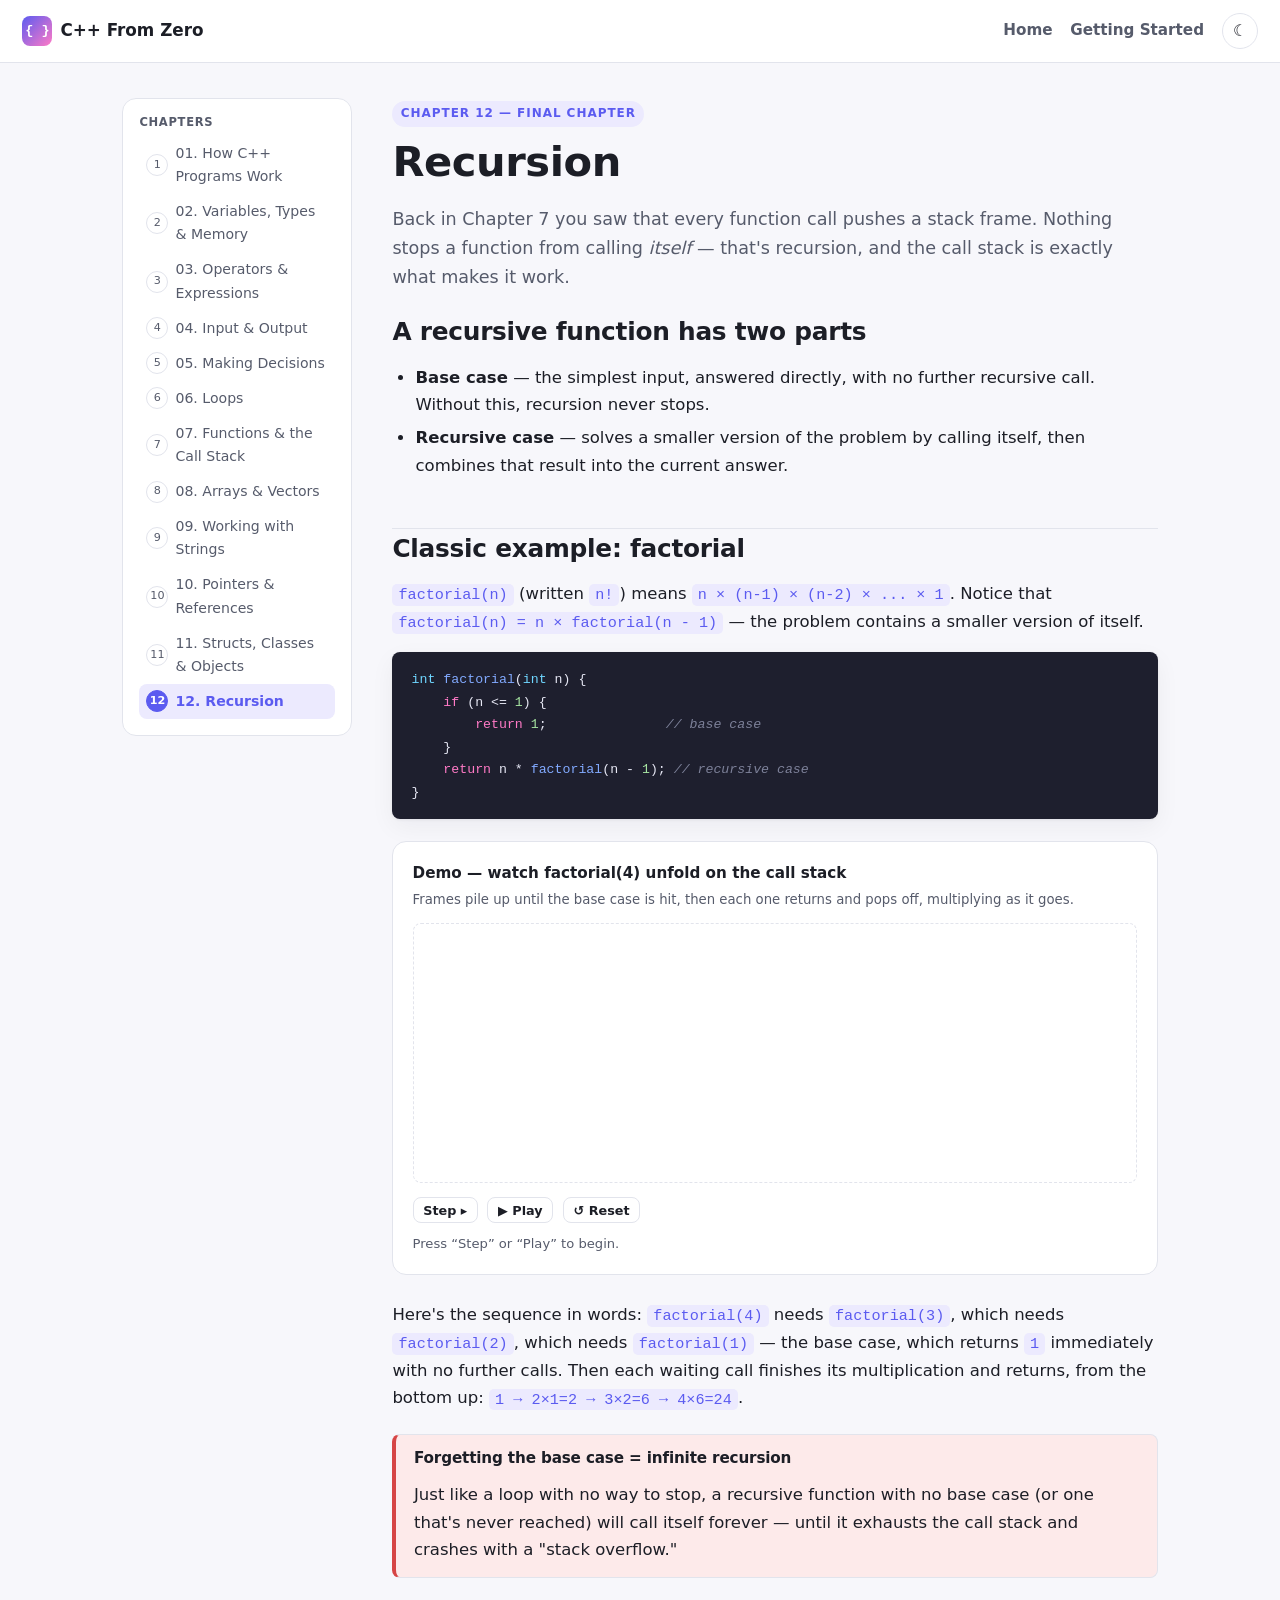
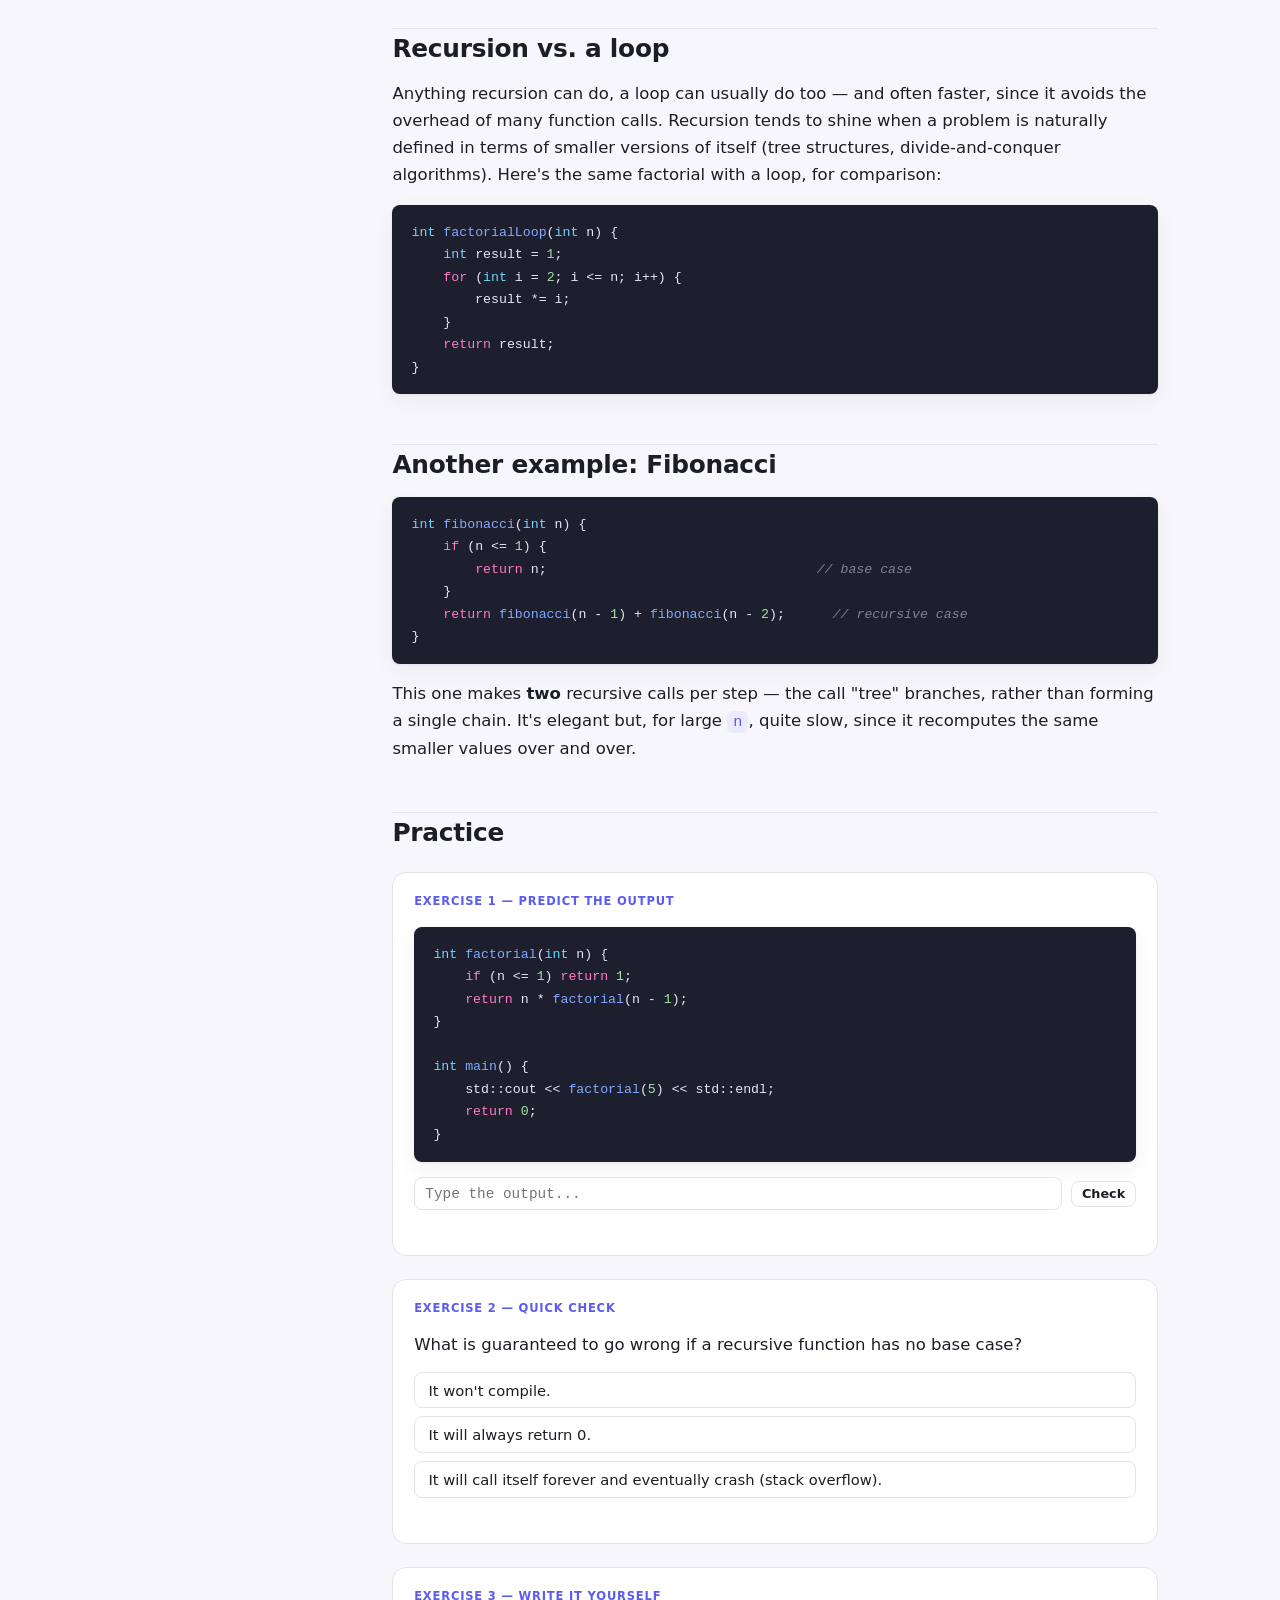
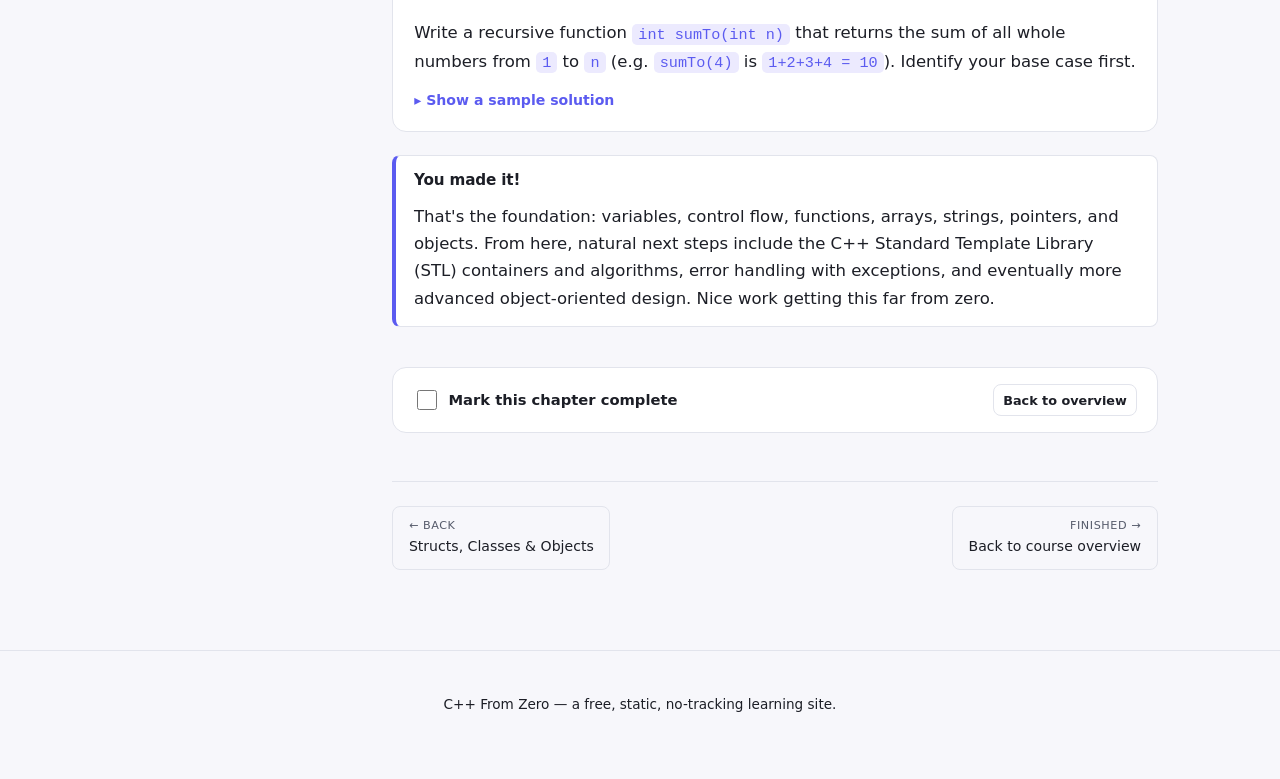
<file: chapters/12-recursion.html>
<!doctype html>
<html lang="en">
<head>
<meta charset="UTF-8">
<meta name="viewport" content="width=device-width, initial-scale=1.0">
<title>12. Recursion — C++ From Zero</title>
<link rel="stylesheet" href="../css/style.css">
<link rel="icon" href="data:,">
</head>
<body>
<a class="skip-link" href="#main">Skip to content</a>

<header class="site-header">
  <a class="brand" href="../index.html"><span class="logo-mark">{ }</span> C++ From Zero</a>
  <nav>
    <a href="../index.html">Home</a>
    <a href="../getting-started.html">Getting Started</a>
    <button id="theme-toggle" class="theme-toggle" aria-label="Toggle theme">☾</button>
  </nav>
</header>

<div class="page-shell">
  <aside class="chapter-nav" data-chapter-nav><h4>Chapters</h4></aside>

  <main class="content" id="main">
    <span class="eyebrow">Chapter 12 — Final chapter</span>
    <h1>Recursion</h1>
    <p class="lede">Back in Chapter 7 you saw that every function call pushes a stack frame. Nothing stops a function from calling <em>itself</em> — that's recursion, and the call stack is exactly what makes it work.</p>

    <h2>A recursive function has two parts</h2>
    <ul>
      <li><strong>Base case</strong> — the simplest input, answered directly, with no further recursive call. Without this, recursion never stops.</li>
      <li><strong>Recursive case</strong> — solves a smaller version of the problem by calling itself, then combines that result into the current answer.</li>
    </ul>

    <h2>Classic example: factorial</h2>
    <p><code>factorial(n)</code> (written <code>n!</code>) means <code>n × (n-1) × (n-2) × ... × 1</code>. Notice that <code>factorial(n) = n × factorial(n - 1)</code> — the problem contains a smaller version of itself.</p>
    <pre class="code-block"><code>int factorial(int n) {
    if (n &lt;= 1) {
        return 1;               // base case
    }
    return n * factorial(n - 1); // recursive case
}</code></pre>

    <div class="demo">
      <div class="demo-title">Demo — watch factorial(4) unfold on the call stack</div>
      <div class="demo-sub">Frames pile up until the base case is hit, then each one returns and pops off, multiplying as it goes.</div>
      <div class="demo-stage" id="rec-stage" style="min-height:260px; align-items:flex-end;"></div>
      <div class="demo-controls" id="rec-controls">
        <button class="btn btn-sm" data-role="next">Step ▸</button>
        <button class="btn btn-sm" data-role="play">▶ Play</button>
        <button class="btn btn-sm" data-role="reset">↺ Reset</button>
      </div>
      <div class="demo-log" id="rec-log"></div>
    </div>

    <p>Here's the sequence in words: <code>factorial(4)</code> needs <code>factorial(3)</code>, which needs <code>factorial(2)</code>, which needs <code>factorial(1)</code> — the base case, which returns <code>1</code> immediately with no further calls. Then each waiting call finishes its multiplication and returns, from the bottom up: <code>1 → 2×1=2 → 3×2=6 → 4×6=24</code>.</p>

    <div class="callout pitfall">
      <h4>Forgetting the base case = infinite recursion</h4>
      <p>Just like a loop with no way to stop, a recursive function with no base case (or one that's never reached) will call itself forever — until it exhausts the call stack and crashes with a "stack overflow."</p>
    </div>

    <h2>Recursion vs. a loop</h2>
    <p>Anything recursion can do, a loop can usually do too — and often faster, since it avoids the overhead of many function calls. Recursion tends to shine when a problem is naturally defined in terms of smaller versions of itself (tree structures, divide-and-conquer algorithms). Here's the same factorial with a loop, for comparison:</p>
    <pre class="code-block"><code>int factorialLoop(int n) {
    int result = 1;
    for (int i = 2; i &lt;= n; i++) {
        result *= i;
    }
    return result;
}</code></pre>

    <h2>Another example: Fibonacci</h2>
    <pre class="code-block"><code>int fibonacci(int n) {
    if (n &lt;= 1) {
        return n;                                  // base case
    }
    return fibonacci(n - 1) + fibonacci(n - 2);      // recursive case
}</code></pre>
    <p>This one makes <strong>two</strong> recursive calls per step — the call "tree" branches, rather than forming a single chain. It's elegant but, for large <code>n</code>, quite slow, since it recomputes the same smaller values over and over.</p>

    <h2>Practice</h2>

    <div class="exercise">
      <span class="ex-label">Exercise 1 — Predict the output</span>
      <pre class="code-block"><code>int factorial(int n) {
    if (n &lt;= 1) return 1;
    return n * factorial(n - 1);
}

int main() {
    std::cout &lt;&lt; factorial(5) &lt;&lt; std::endl;
    return 0;
}</code></pre>
      <div class="quiz predict-output" data-answer="120">
        <div class="quiz-row">
          <input type="text" placeholder="Type the output...">
          <button class="btn btn-sm check-btn">Check</button>
        </div>
        <div class="quiz-feedback"></div>
      </div>
    </div>

    <div class="exercise">
      <span class="ex-label">Exercise 2 — Quick check</span>
      <p>What is guaranteed to go wrong if a recursive function has no base case?</p>
      <div class="quiz mcq" data-correct="2">
        <div class="mcq-options">
          <button data-choice="0">It won't compile.</button>
          <button data-choice="1">It will always return 0.</button>
          <button data-choice="2">It will call itself forever and eventually crash (stack overflow).</button>
        </div>
        <div class="quiz-feedback"></div>
      </div>
    </div>

    <div class="exercise">
      <span class="ex-label">Exercise 3 — Write it yourself</span>
      <p>Write a recursive function <code>int sumTo(int n)</code> that returns the sum of all whole numbers from <code>1</code> to <code>n</code> (e.g. <code>sumTo(4)</code> is <code>1+2+3+4 = 10</code>). Identify your base case first.</p>
      <details class="solution">
        <summary>Show a sample solution</summary>
        <pre class="code-block"><code>int sumTo(int n) {
    if (n &lt;= 1) {
        return n;              // base case
    }
    return n + sumTo(n - 1);   // recursive case
}

int main() {
    std::cout &lt;&lt; sumTo(4) &lt;&lt; std::endl; // 10
    return 0;
}</code></pre>
      </details>
    </div>

    <div class="callout tip">
      <h4>You made it!</h4>
      <p>That's the foundation: variables, control flow, functions, arrays, strings, pointers, and objects. From here, natural next steps include the C++ Standard Template Library (STL) containers and algorithms, error handling with exceptions, and eventually more advanced object-oriented design. Nice work getting this far from zero.</p>
    </div>

    <div class="complete-bar">
      <label><input type="checkbox" id="mark-complete" data-chapter-id="12"> Mark this chapter complete</label>
      <a class="btn btn-sm" href="../index.html">Back to overview</a>
    </div>

    <div class="chapter-footnav">
      <a class="prev" href="11-structs-classes.html"><span class="dir">← Back</span>Structs, Classes &amp; Objects</a>
      <a class="next" href="../index.html"><span class="dir">Finished →</span>Back to course overview</a>
    </div>
  </main>
</div>

<footer class="site-footer"><p>C++ From Zero — a free, static, no-tracking learning site.</p></footer>

<script src="../js/main.js"></script>
<script src="../js/highlight.js"></script>
<script src="../js/quiz.js"></script>
<script src="../js/animations.js"></script>
<script>
(function () {
  var stage = document.getElementById("rec-stage");
  var log = document.getElementById("rec-log");
  var controls = document.getElementById("rec-controls");
  var stack;

  function frameLabel(n, resultText) {
    return "factorial(" + n + ")" + (resultText ? "  →  " + resultText : "");
  }

  var steps = [
    { label: "main() calls factorial(4).", run: function (ctx) { ctx.f4 = stack.push(frameLabel(4)); } },
    { label: "4 > 1, so factorial(4) calls factorial(3) and waits.", run: function (ctx) { ctx.f3 = stack.push(frameLabel(3)); } },
    { label: "3 > 1, so factorial(3) calls factorial(2) and waits.", run: function (ctx) { ctx.f2 = stack.push(frameLabel(2)); } },
    { label: "2 > 1, so factorial(2) calls factorial(1) and waits.", run: function (ctx) { ctx.f1 = stack.push(frameLabel(1)); } },
    { label: "Base case! factorial(1) returns 1 with no further calls.", run: function (ctx) { ctx.f1.textContent = frameLabel(1, "returns 1"); } },
    { label: "factorial(1) frame pops off, back to factorial(2).", run: function (ctx) { stack.pop(); } },
    { label: "factorial(2) computes 2 * 1 = 2, and returns.", run: function (ctx) { ctx.f2.textContent = frameLabel(2, "returns 2"); } },
    { label: "factorial(2) frame pops off, back to factorial(3).", run: function (ctx) { stack.pop(); } },
    { label: "factorial(3) computes 3 * 2 = 6, and returns.", run: function (ctx) { ctx.f3.textContent = frameLabel(3, "returns 6"); } },
    { label: "factorial(3) frame pops off, back to factorial(4).", run: function (ctx) { stack.pop(); } },
    { label: "factorial(4) computes 4 * 6 = 24, and returns.", run: function (ctx) { ctx.f4.textContent = frameLabel(4, "returns 24"); } },
    { label: "factorial(4) frame pops off. main() receives 24.", run: function (ctx) { stack.pop(); } }
  ];

  CPP101.stepper({
    root: controls,
    log: log,
    reset: function () { stack = CPP101.makeStack(stage); },
    steps: steps
  });
})();
</script>
</body>
</html>
</file>
<file: css/style.css>
/* ============================================================
   C++ From Zero — shared stylesheet
   ============================================================ */

:root {
  --bg: #f7f7fb;
  --bg-alt: #ffffff;
  --bg-raised: #ffffff;
  --text: #1c1e26;
  --text-dim: #565b6b;
  --border: #e2e4ec;
  --accent: #5b5bf0;
  --accent-dim: #eceafe;
  --accent-contrast: #ffffff;
  --success: #1f9d55;
  --success-bg: #e7f8ee;
  --danger: #d64545;
  --danger-bg: #fdeaea;
  --warn: #b8860b;
  --warn-bg: #fdf3df;
  --code-bg: #1e1f2e;
  --code-text: #e7e8f5;
  --code-keyword: #ff7ac6;
  --code-type: #6fd6ff;
  --code-string: #ffd479;
  --code-comment: #7d8199;
  --code-number: #a6e3a1;
  --code-func: #82aaff;
  --code-preproc: #f28779;
  --shadow: 0 1px 3px rgba(20, 20, 40, 0.06), 0 8px 24px rgba(20, 20, 40, 0.05);
  --radius: 14px;
  --radius-sm: 8px;
  --maxw: 1080px;
  color-scheme: light;
}

:root[data-theme="dark"] {
  --bg: #14151f;
  --bg-alt: #1a1b28;
  --bg-raised: #1f2130;
  --text: #edeef7;
  --text-dim: #a3a7c2;
  --border: #2c2e40;
  --accent: #8686ff;
  --accent-dim: #262850;
  --accent-contrast: #0e0e18;
  --success: #4ade80;
  --success-bg: #123122;
  --danger: #f87171;
  --danger-bg: #341616;
  --warn: #f5c453;
  --warn-bg: #3a2f10;
  --code-bg: #0e0f18;
  --code-text: #e7e8f5;
  --shadow: 0 1px 3px rgba(0, 0, 0, 0.3), 0 8px 24px rgba(0, 0, 0, 0.35);
  color-scheme: dark;
}

@media (prefers-color-scheme: dark) {
  :root:not([data-theme="light"]) {
    --bg: #14151f;
    --bg-alt: #1a1b28;
    --bg-raised: #1f2130;
    --text: #edeef7;
    --text-dim: #a3a7c2;
    --border: #2c2e40;
    --accent: #8686ff;
    --accent-dim: #262850;
    --accent-contrast: #0e0e18;
    --success: #4ade80;
    --success-bg: #123122;
    --danger: #f87171;
    --danger-bg: #341616;
    --warn: #f5c453;
    --warn-bg: #3a2f10;
    --code-bg: #0e0f18;
    --code-text: #e7e8f5;
    --shadow: 0 1px 3px rgba(0, 0, 0, 0.3), 0 8px 24px rgba(0, 0, 0, 0.35);
    color-scheme: dark;
  }
}

* { box-sizing: border-box; }
html { scroll-behavior: smooth; }

body {
  margin: 0;
  background: var(--bg);
  color: var(--text);
  font-family: "Segoe UI", ui-sans-serif, system-ui, -apple-system, Roboto, Helvetica, Arial, sans-serif;
  line-height: 1.65;
  font-size: 16.5px;
}

img, svg { max-width: 100%; }

a { color: var(--accent); text-decoration: none; }
a:hover { text-decoration: underline; }

h1, h2, h3, h4 { line-height: 1.25; font-weight: 700; letter-spacing: -0.01em; }
h1 { font-size: clamp(1.8rem, 3.5vw, 2.6rem); margin: 0 0 0.4em; }
h2 { font-size: 1.55rem; margin: 2em 0 0.6em; padding-top: 0.2em; border-top: 1px solid var(--border); }
h2:first-of-type { border-top: none; padding-top: 0; margin-top: 1em; }
h3 { font-size: 1.15rem; margin: 1.6em 0 0.5em; color: var(--text); }
p { margin: 0.8em 0; color: var(--text); }
ul, ol { padding-left: 1.4em; }
li { margin: 0.35em 0; }

code {
  font-family: "Cascadia Code", "Fira Code", Consolas, "SFMono-Regular", Menlo, monospace;
  font-size: 0.92em;
}
p code, li code, td code {
  background: var(--accent-dim);
  color: var(--accent);
  padding: 0.12em 0.4em;
  border-radius: 5px;
}

/* ---------- layout shell ---------- */
.site-header {
  position: sticky;
  top: 0;
  z-index: 40;
  display: flex;
  align-items: center;
  gap: 1rem;
  padding: 0.8rem 1.4rem;
  background: color-mix(in srgb, var(--bg-alt) 92%, transparent);
  backdrop-filter: blur(10px);
  border-bottom: 1px solid var(--border);
}
.brand {
  display: flex;
  align-items: center;
  gap: 0.5rem;
  font-weight: 800;
  font-size: 1.05rem;
  color: var(--text);
}
.brand:hover { text-decoration: none; }
.brand .logo-mark {
  width: 30px; height: 30px;
  border-radius: 8px;
  background: linear-gradient(135deg, var(--accent), #ff7ac6);
  display: flex; align-items: center; justify-content: center;
  color: #fff; font-family: monospace; font-weight: 800; font-size: 0.85rem;
  flex-shrink: 0;
}
.site-header nav { display: flex; gap: 1.1rem; margin-left: auto; align-items: center; font-size: 0.95rem; }
.site-header nav a { color: var(--text-dim); font-weight: 600; }
.site-header nav a:hover { color: var(--text); text-decoration: none; }

.theme-toggle {
  border: 1px solid var(--border);
  background: var(--bg-raised);
  color: var(--text);
  border-radius: 999px;
  width: 36px; height: 36px;
  display: flex; align-items: center; justify-content: center;
  cursor: pointer;
  font-size: 1rem;
}
.theme-toggle:hover { border-color: var(--accent); }

.page-shell {
  max-width: var(--maxw);
  margin: 0 auto;
  padding: 2.2rem 1.4rem 5rem;
  display: grid;
  grid-template-columns: 230px minmax(0, 1fr);
  gap: 2.5rem;
  align-items: start;
}
.page-shell.no-sidebar { grid-template-columns: 1fr; max-width: 880px; }

.chapter-nav {
  position: sticky;
  top: 82px;
  border: 1px solid var(--border);
  background: var(--bg-alt);
  border-radius: var(--radius);
  padding: 1rem;
  font-size: 0.88rem;
}
.chapter-nav h4 { margin: 0 0 0.6em; text-transform: uppercase; letter-spacing: 0.06em; font-size: 0.72rem; color: var(--text-dim); }
.chapter-nav ol { list-style: none; padding: 0; margin: 0; counter-reset: ch; }
.chapter-nav li { margin: 0; counter-increment: ch; }
.chapter-nav a {
  display: flex; align-items: center; gap: 0.5em;
  color: var(--text-dim);
  padding: 0.42em 0.5em;
  border-radius: var(--radius-sm);
}
.chapter-nav a::before {
  content: counter(ch);
  flex-shrink: 0;
  width: 20px; height: 20px;
  border-radius: 50%;
  background: var(--bg-raised);
  border: 1px solid var(--border);
  font-size: 0.7rem;
  display: flex; align-items: center; justify-content: center;
  color: var(--text-dim);
}
.chapter-nav a:hover { background: var(--accent-dim); color: var(--text); text-decoration: none; }
.chapter-nav a.current { background: var(--accent-dim); color: var(--accent); font-weight: 700; }
.chapter-nav a.current::before { background: var(--accent); border-color: var(--accent); color: #fff; }
.chapter-nav a.done::before { content: "✓"; background: var(--success); border-color: var(--success); color: #fff; }
.chapter-nav .extra-links { margin-top: 1rem; padding-top: 0.8rem; border-top: 1px solid var(--border); }
.chapter-nav .extra-links a::before { content: "→"; background: transparent; border: none; width: auto; }

main.content { min-width: 0; }

.eyebrow {
  display: inline-block;
  font-size: 0.75rem;
  font-weight: 700;
  text-transform: uppercase;
  letter-spacing: 0.08em;
  color: var(--accent);
  background: var(--accent-dim);
  padding: 0.25em 0.7em;
  border-radius: 999px;
  margin-bottom: 0.8em;
}
.lede { font-size: 1.1rem; color: var(--text-dim); }

/* ---------- code blocks ---------- */
pre.code-block {
  background: var(--code-bg);
  color: var(--code-text);
  padding: 1rem 1.2rem;
  border-radius: var(--radius-sm);
  overflow-x: auto;
  margin: 1.1em 0;
  box-shadow: var(--shadow);
  font-size: 0.9rem;
  line-height: 1.55;
}
pre.code-block code { background: none; padding: 0; color: inherit; }
.tok-kw { color: var(--code-keyword); }
.tok-type { color: var(--code-type); }
.tok-str { color: var(--code-string); }
.tok-com { color: var(--code-comment); font-style: italic; }
.tok-num { color: var(--code-number); }
.tok-func { color: var(--code-func); }
.tok-preproc { color: var(--code-preproc); }

.code-caption {
  display: flex;
  justify-content: space-between;
  font-size: 0.75rem;
  color: var(--text-dim);
  margin: -0.6em 0 0.2em;
  text-transform: uppercase;
  letter-spacing: 0.05em;
}

.output-block {
  background: #05070a;
  color: #9dffb0;
  border: 1px solid #10331c;
  border-radius: var(--radius-sm);
  padding: 0.8rem 1.1rem;
  font-family: "Cascadia Code", monospace;
  font-size: 0.88rem;
  margin: 0.6em 0 1.2em;
}
.output-block::before {
  content: "▶ output";
  display: block;
  color: #4f9c68;
  font-size: 0.7rem;
  text-transform: uppercase;
  letter-spacing: 0.08em;
  margin-bottom: 0.4em;
}

/* ---------- callouts ---------- */
.callout {
  border: 1px solid var(--border);
  border-left-width: 4px;
  border-radius: var(--radius-sm);
  padding: 0.9rem 1.1rem;
  margin: 1.3em 0;
  background: var(--bg-alt);
}
.callout h4 { margin: 0 0 0.3em; font-size: 0.95rem; }
.callout p:first-child { margin-top: 0; }
.callout p:last-child { margin-bottom: 0; }
.callout.tip { border-left-color: var(--accent); }
.callout.warn { border-left-color: var(--warn); background: var(--warn-bg); }
.callout.pitfall { border-left-color: var(--danger); background: var(--danger-bg); }

/* ---------- cards / grid ---------- */
.card {
  border: 1px solid var(--border);
  background: var(--bg-alt);
  border-radius: var(--radius);
  padding: 1.3rem;
  box-shadow: var(--shadow);
}
.chapter-grid {
  display: grid;
  grid-template-columns: repeat(auto-fill, minmax(260px, 1fr));
  gap: 1rem;
  margin: 1.6rem 0;
}
.chapter-card {
  border: 1px solid var(--border);
  background: var(--bg-alt);
  border-radius: var(--radius);
  padding: 1.1rem 1.2rem;
  display: flex;
  flex-direction: column;
  gap: 0.5rem;
  color: var(--text);
  transition: transform 0.15s ease, box-shadow 0.15s ease, border-color 0.15s ease;
}
.chapter-card:hover { text-decoration: none; transform: translateY(-2px); box-shadow: var(--shadow); border-color: var(--accent); }
.chapter-card .num {
  font-size: 0.75rem; font-weight: 800; color: var(--accent);
  display: flex; align-items: center; gap: 0.4em;
}
.chapter-card .num .check { color: var(--success); }
.chapter-card h3 { margin: 0; font-size: 1.05rem; }
.chapter-card p { margin: 0; font-size: 0.87rem; color: var(--text-dim); }

/* ---------- progress bar ---------- */
.progress-wrap { margin: 1.4rem 0 2rem; }
.progress-bar {
  height: 10px;
  border-radius: 999px;
  background: var(--border);
  overflow: hidden;
}
.progress-bar > span {
  display: block; height: 100%;
  background: linear-gradient(90deg, var(--accent), #ff7ac6);
  width: 0%;
  transition: width 0.4s ease;
}
.progress-label { font-size: 0.85rem; color: var(--text-dim); margin-top: 0.4em; }

/* ---------- buttons ---------- */
.btn {
  display: inline-flex; align-items: center; gap: 0.5em;
  border: 1px solid var(--border);
  background: var(--bg-raised);
  color: var(--text);
  padding: 0.55em 1.1em;
  border-radius: var(--radius-sm);
  font-weight: 600;
  font-size: 0.9rem;
  cursor: pointer;
  font-family: inherit;
}
.btn:hover { border-color: var(--accent); text-decoration: none; }
.btn-primary { background: var(--accent); border-color: var(--accent); color: var(--accent-contrast); }
.btn-primary:hover { opacity: 0.92; }
.btn-sm { padding: 0.35em 0.75em; font-size: 0.8rem; }
.btn[disabled] { opacity: 0.5; cursor: default; }

/* ---------- hero ---------- */
.hero {
  max-width: var(--maxw);
  margin: 0 auto;
  padding: 4rem 1.4rem 2.5rem;
  text-align: center;
}
.hero p.lede { max-width: 620px; margin: 0.9rem auto 1.6rem; }
.hero-actions { display: flex; gap: 0.8rem; justify-content: center; flex-wrap: wrap; }
.hero-stats { display: flex; gap: 2.2rem; justify-content: center; margin-top: 2.4rem; flex-wrap: wrap; }
.hero-stats div { text-align: center; }
.hero-stats strong { display: block; font-size: 1.6rem; color: var(--accent); }
.hero-stats span { font-size: 0.8rem; color: var(--text-dim); text-transform: uppercase; letter-spacing: 0.05em; }

/* ---------- exercises / quiz ---------- */
.exercise {
  border: 1px solid var(--border);
  background: var(--bg-alt);
  border-radius: var(--radius);
  padding: 1.2rem 1.3rem;
  margin: 1.4em 0;
}
.exercise .ex-label {
  font-size: 0.72rem; font-weight: 800; text-transform: uppercase; letter-spacing: 0.07em;
  color: var(--accent); margin-bottom: 0.5em; display: block;
}
.quiz-row { display: flex; gap: 0.6rem; flex-wrap: wrap; align-items: center; margin-top: 0.7rem; }
.quiz-row input[type="text"] {
  flex: 1; min-width: 180px;
  padding: 0.5em 0.7em;
  border-radius: var(--radius-sm);
  border: 1px solid var(--border);
  background: var(--bg-raised);
  color: var(--text);
  font-family: "Cascadia Code", monospace;
  font-size: 0.9rem;
}
.quiz-row input[type="text"]:focus { outline: 2px solid var(--accent); outline-offset: 1px; }
.quiz-feedback { font-size: 0.88rem; margin-top: 0.55em; font-weight: 600; min-height: 1.3em; }
.quiz-feedback.correct { color: var(--success); }
.quiz-feedback.incorrect { color: var(--danger); }

.mcq-options { display: flex; flex-direction: column; gap: 0.5rem; margin-top: 0.7rem; }
.mcq-options button {
  text-align: left;
  border: 1px solid var(--border);
  background: var(--bg-raised);
  color: var(--text);
  padding: 0.6em 0.9em;
  border-radius: var(--radius-sm);
  cursor: pointer;
  font-family: inherit;
  font-size: 0.92rem;
}
.mcq-options button:hover { border-color: var(--accent); }
.mcq-options button.correct { background: var(--success-bg); border-color: var(--success); color: var(--success); }
.mcq-options button.incorrect { background: var(--danger-bg); border-color: var(--danger); color: var(--danger); }
.mcq-options button[disabled] { cursor: default; }

details.solution { margin-top: 0.8rem; }
details.solution summary {
  cursor: pointer;
  font-weight: 700;
  color: var(--accent);
  font-size: 0.88rem;
  list-style: none;
}
details.solution summary::-webkit-details-marker { display: none; }
details.solution summary::before { content: "▸ "; }
details.solution[open] summary::before { content: "▾ "; }
details.solution .code-block { margin-top: 0.7em; }

/* ---------- animation widgets ---------- */
.demo {
  border: 1px solid var(--border);
  background: var(--bg-alt);
  border-radius: var(--radius);
  padding: 1.2rem;
  margin: 1.3em 0 1.6em;
}
.demo-title { font-weight: 700; font-size: 0.95rem; margin-bottom: 0.2em; }
.demo-sub { font-size: 0.83rem; color: var(--text-dim); margin-bottom: 0.9em; }
.demo-stage {
  background: var(--bg-raised);
  border: 1px dashed var(--border);
  border-radius: var(--radius-sm);
  padding: 1.4rem 1rem;
  min-height: 140px;
  display: flex;
  align-items: center;
  justify-content: center;
  flex-wrap: wrap;
  gap: 0.8rem;
  overflow-x: auto;
}
.demo-controls { display: flex; gap: 0.6rem; margin-top: 0.9rem; flex-wrap: wrap; align-items: center; }
.demo-controls input[type="number"], .demo-controls input[type="text"], .demo-controls select {
  padding: 0.4em 0.6em;
  border-radius: var(--radius-sm);
  border: 1px solid var(--border);
  background: var(--bg-raised);
  color: var(--text);
  font-family: "Cascadia Code", monospace;
  width: 90px;
}
.demo-log { font-size: 0.82rem; color: var(--text-dim); margin-top: 0.6rem; min-height: 1.4em; }

.mbox {
  display: flex; flex-direction: column; align-items: center;
  min-width: 74px;
}
.mbox .cell {
  border: 2px solid var(--border);
  background: var(--bg-alt);
  border-radius: 8px;
  min-width: 68px; min-height: 46px;
  display: flex; align-items: center; justify-content: center;
  font-family: "Cascadia Code", monospace;
  font-weight: 700;
  font-size: 0.95rem;
  transition: all 0.3s ease;
  padding: 0.2em 0.4em;
}
.mbox .name { font-size: 0.72rem; color: var(--text-dim); margin-top: 0.35em; font-family: "Cascadia Code", monospace; }
.mbox .addr { font-size: 0.65rem; color: var(--text-dim); opacity: 0.7; }
.mbox.flash .cell { border-color: var(--accent); background: var(--accent-dim); transform: scale(1.06); }
.mbox.pointer .cell { border-style: dashed; border-color: var(--accent); }

.arrow-svg { overflow: visible; }

.stack-frame {
  border: 2px solid var(--accent);
  background: var(--accent-dim);
  border-radius: var(--radius-sm);
  padding: 0.5em 0.9em;
  font-family: "Cascadia Code", monospace;
  font-size: 0.85rem;
  width: 100%;
  max-width: 320px;
  text-align: center;
  animation: pop-in 0.25s ease;
}
.stack-col { display: flex; flex-direction: column-reverse; gap: 0.4rem; width: 100%; align-items: center; }
@keyframes pop-in { from { transform: translateY(-10px) scale(0.9); opacity: 0; } to { transform: translateY(0) scale(1); opacity: 1; } }

.track { display: flex; gap: 0.4rem; align-items: center; flex-wrap: wrap; justify-content: center; }
.track .slot {
  width: 40px; height: 40px;
  border: 2px solid var(--border);
  border-radius: 8px;
  display: flex; align-items: center; justify-content: center;
  font-family: "Cascadia Code", monospace;
  font-size: 0.85rem;
  color: var(--text-dim);
  transition: all 0.25s ease;
}
.track .slot.active { border-color: var(--accent); background: var(--accent-dim); color: var(--accent); transform: scale(1.15); }
.track .slot.past { border-color: var(--success); color: var(--success); }

.flow-diamond {
  width: 130px; height: 130px;
  border: 2px solid var(--border);
  background: var(--bg-raised);
  transform: rotate(45deg);
  display: flex; align-items: center; justify-content: center;
  border-radius: 12px;
  transition: all 0.3s ease;
}
.flow-diamond span { transform: rotate(-45deg); font-size: 0.72rem; text-align: center; font-family: "Cascadia Code", monospace; padding: 0 0.3em; }
.flow-diamond.true { border-color: var(--success); background: var(--success-bg); }
.flow-diamond.false { border-color: var(--danger); background: var(--danger-bg); }
.flow-branch { display: flex; flex-direction: column; align-items: center; gap: 0.3em; font-size: 0.82rem; }
.flow-branch .path-box {
  border: 2px solid var(--border); border-radius: 8px; padding: 0.4em 0.8em;
  font-family: "Cascadia Code", monospace; transition: all 0.3s ease;
}
.flow-branch.taken .path-box { border-color: var(--accent); background: var(--accent-dim); color: var(--accent); font-weight: 700; }

footer.site-footer {
  border-top: 1px solid var(--border);
  padding: 2rem 1.4rem;
  text-align: center;
  color: var(--text-dim);
  font-size: 0.85rem;
}
footer.site-footer a { color: var(--text-dim); }

.chapter-footnav {
  display: flex;
  justify-content: space-between;
  gap: 1rem;
  margin-top: 3rem;
  padding-top: 1.5rem;
  border-top: 1px solid var(--border);
  flex-wrap: wrap;
}
.chapter-footnav a {
  border: 1px solid var(--border);
  border-radius: var(--radius-sm);
  padding: 0.7em 1.1em;
  color: var(--text);
  font-size: 0.88rem;
  max-width: 45%;
}
.chapter-footnav a:hover { border-color: var(--accent); text-decoration: none; }
.chapter-footnav .dir { display: block; font-size: 0.7rem; color: var(--text-dim); text-transform: uppercase; letter-spacing: 0.05em; }
.chapter-footnav .next { margin-left: auto; text-align: right; }

.complete-bar {
  display: flex; align-items: center; justify-content: space-between; gap: 1rem;
  margin-top: 2.5rem; padding: 1rem 1.2rem;
  border: 1px solid var(--border); border-radius: var(--radius);
  background: var(--bg-alt); flex-wrap: wrap;
}
.complete-bar label { display: flex; align-items: center; gap: 0.6em; font-weight: 600; font-size: 0.92rem; cursor: pointer; }
.complete-bar input[type="checkbox"] { width: 20px; height: 20px; accent-color: var(--accent); cursor: pointer; }

table { border-collapse: collapse; width: 100%; margin: 1.2em 0; font-size: 0.9rem; }
th, td { border: 1px solid var(--border); padding: 0.55em 0.8em; text-align: left; }
th { background: var(--bg-alt); }

.skip-link {
  position: absolute; left: -999px; top: 0;
  background: var(--accent); color: #fff; padding: 0.6em 1em; border-radius: 0 0 8px 0; z-index: 100;
}
.skip-link:focus { left: 0; }

@media (max-width: 820px) {
  .page-shell { grid-template-columns: 1fr; }
  .chapter-nav { position: static; }
}
</file>
